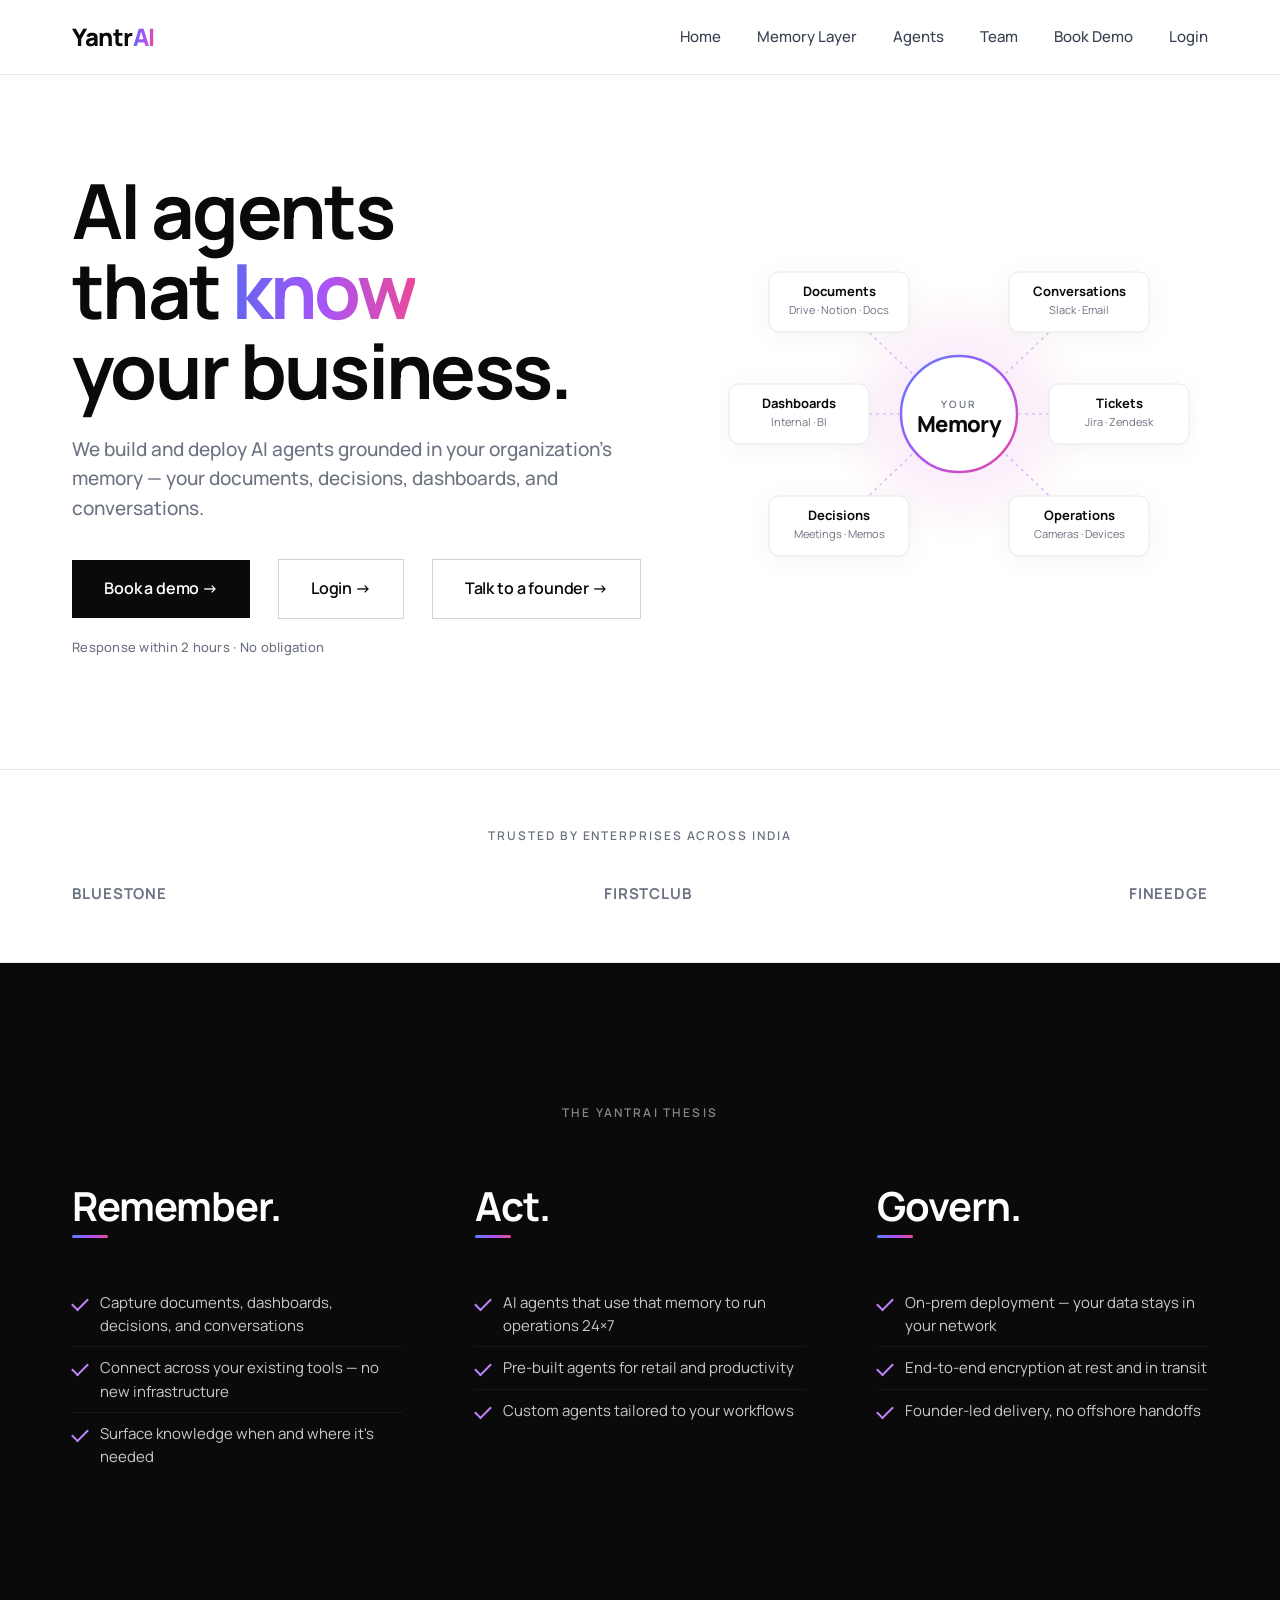
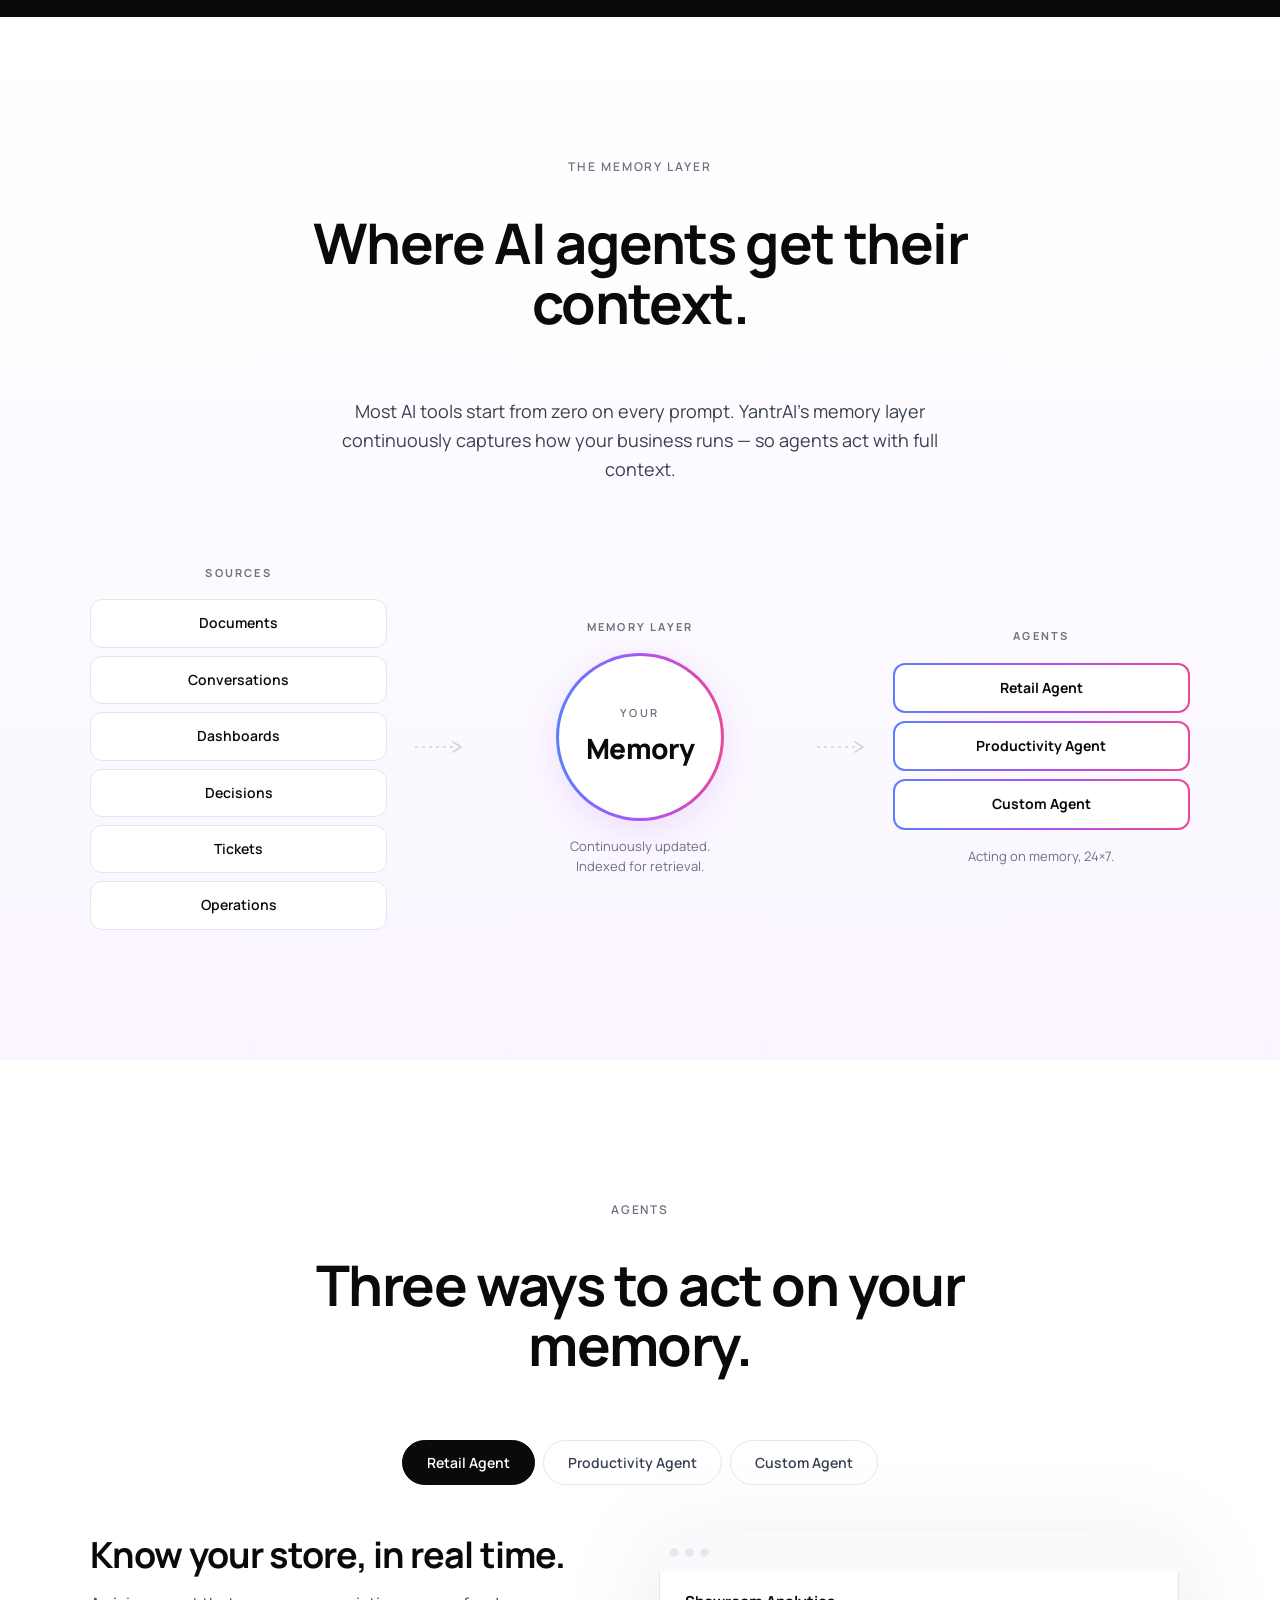
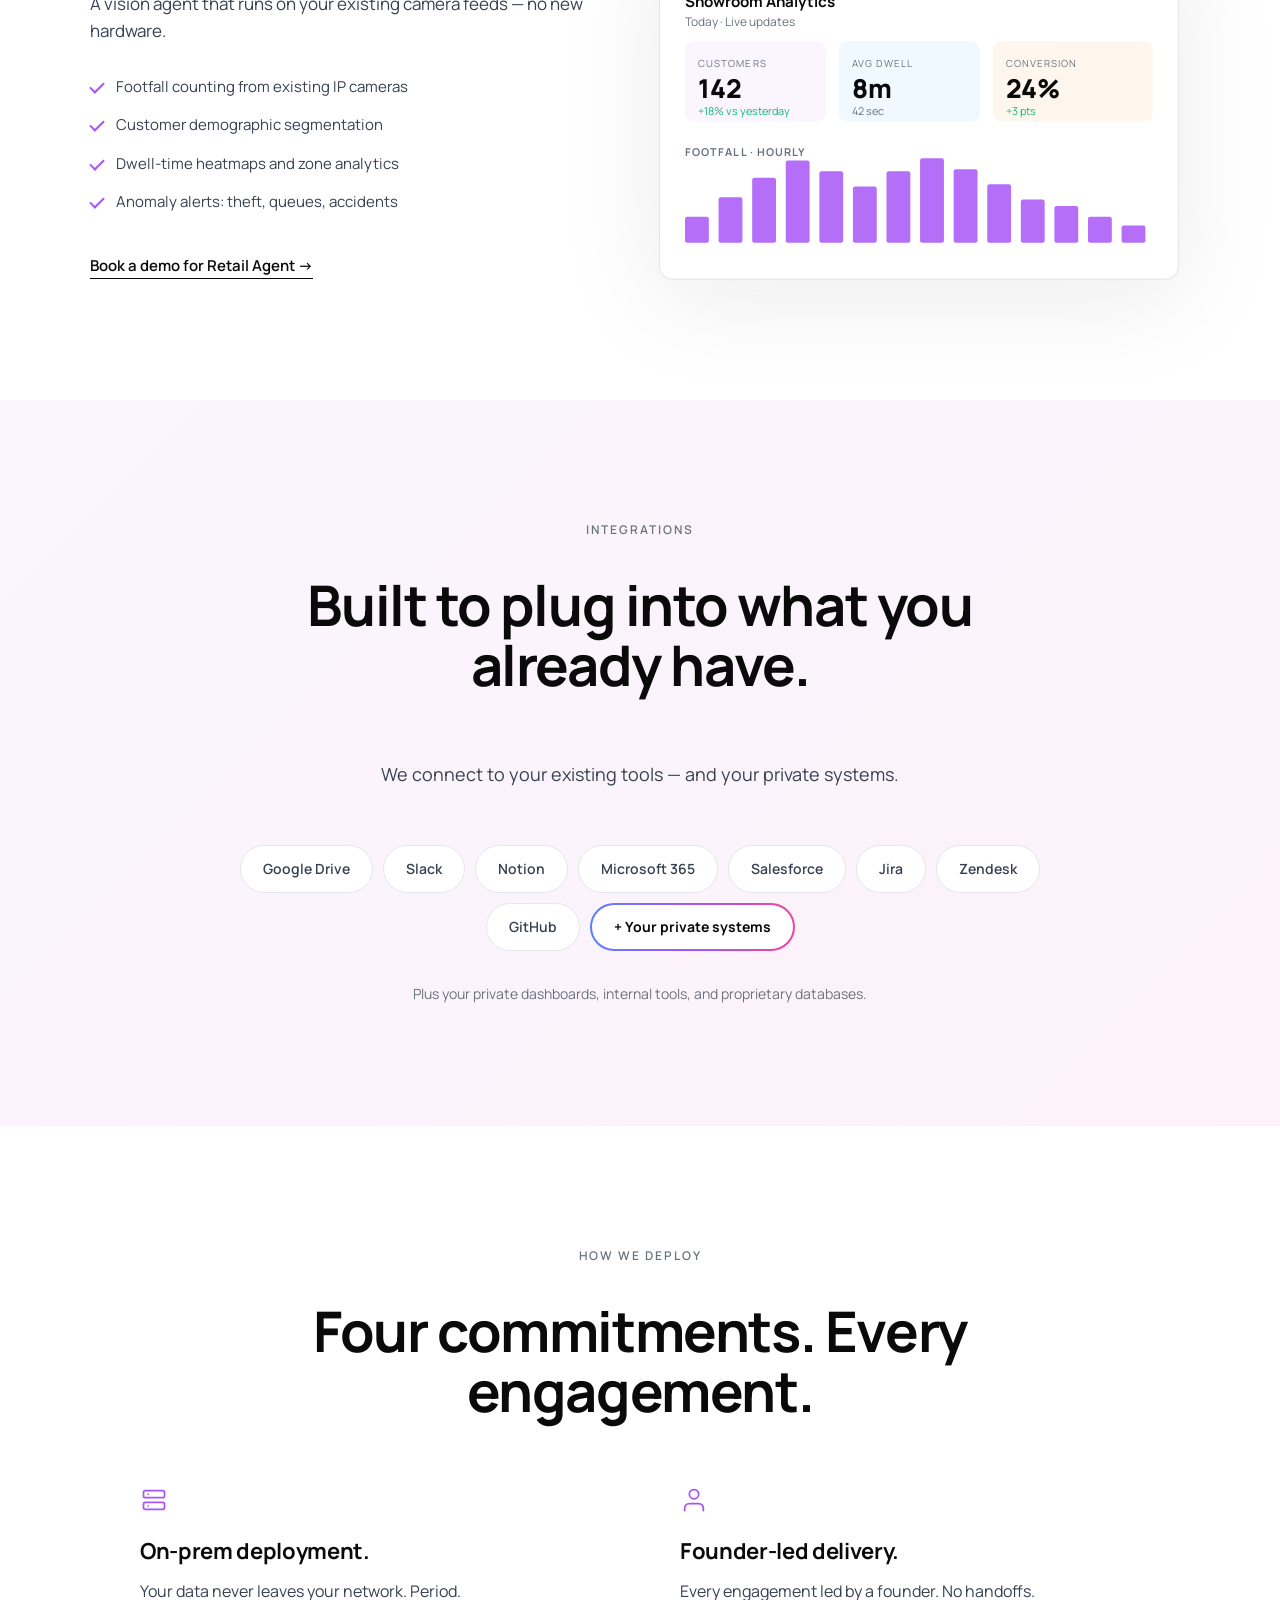
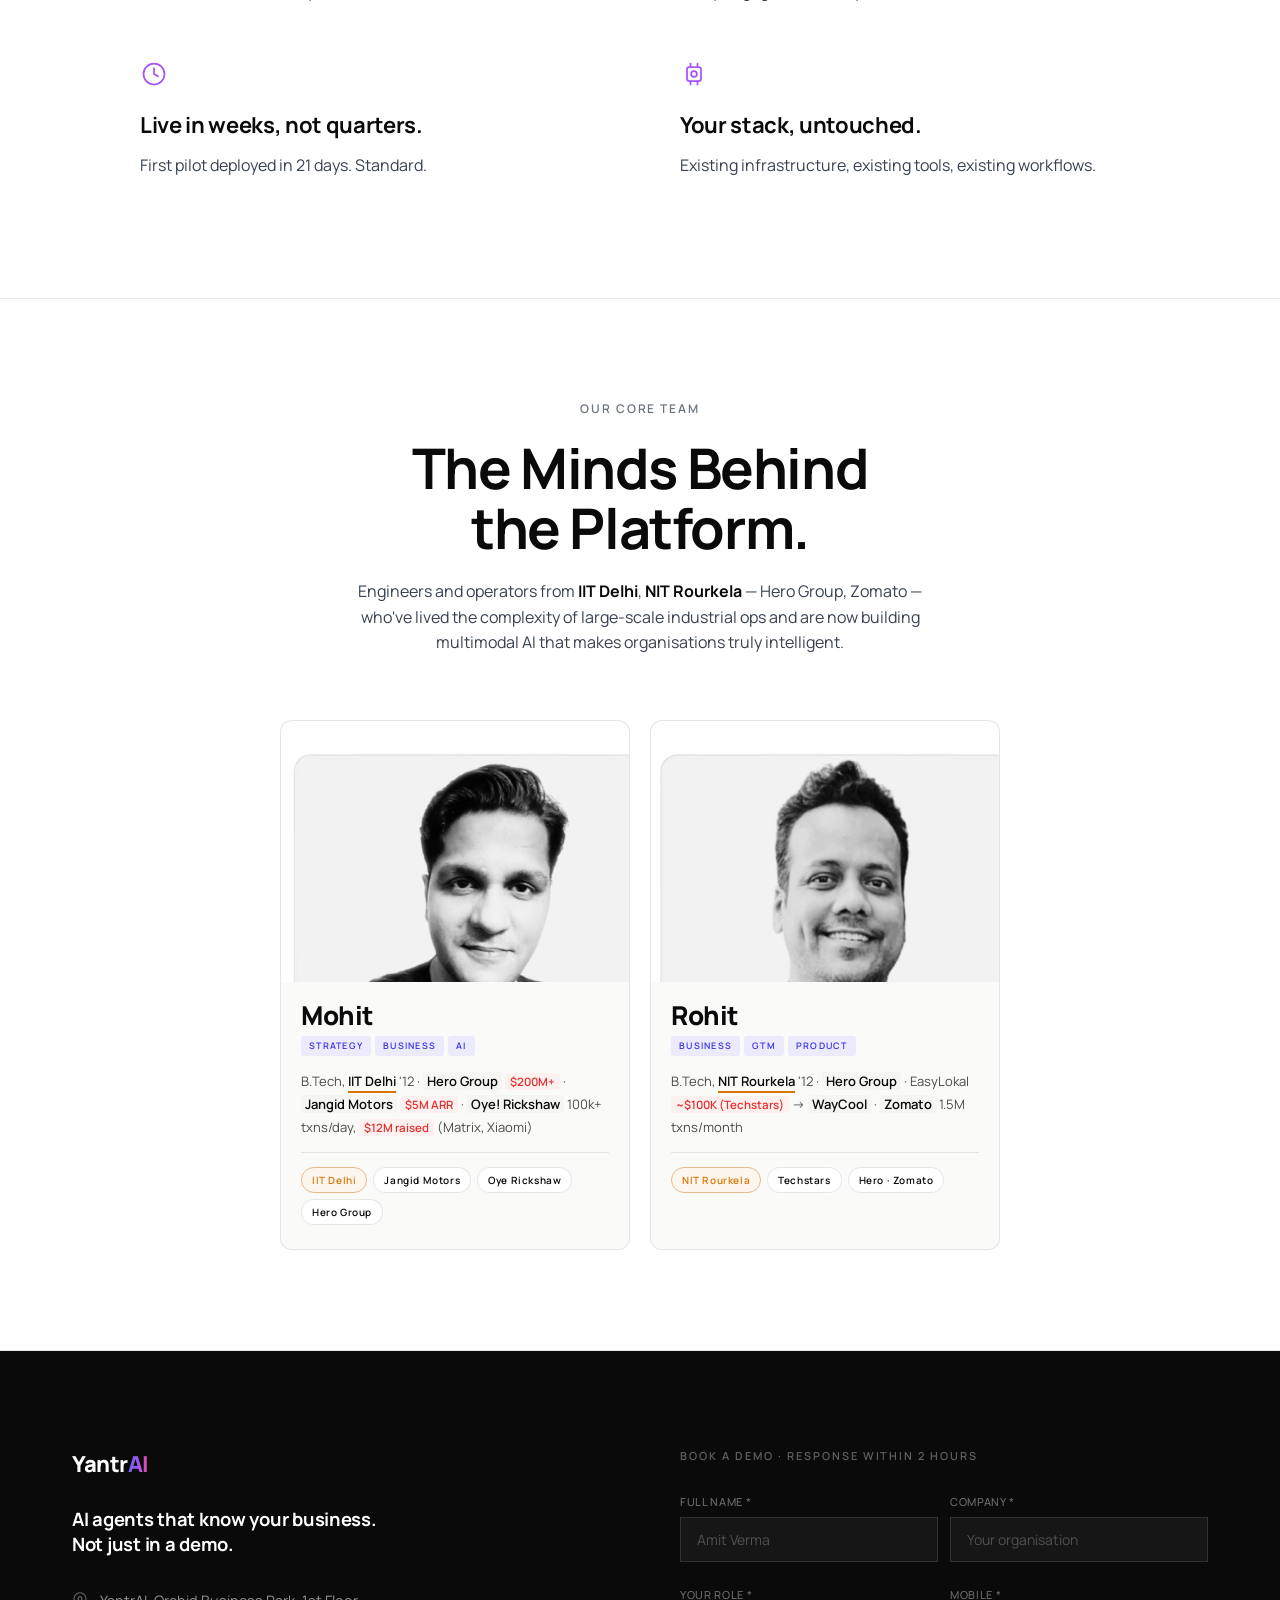
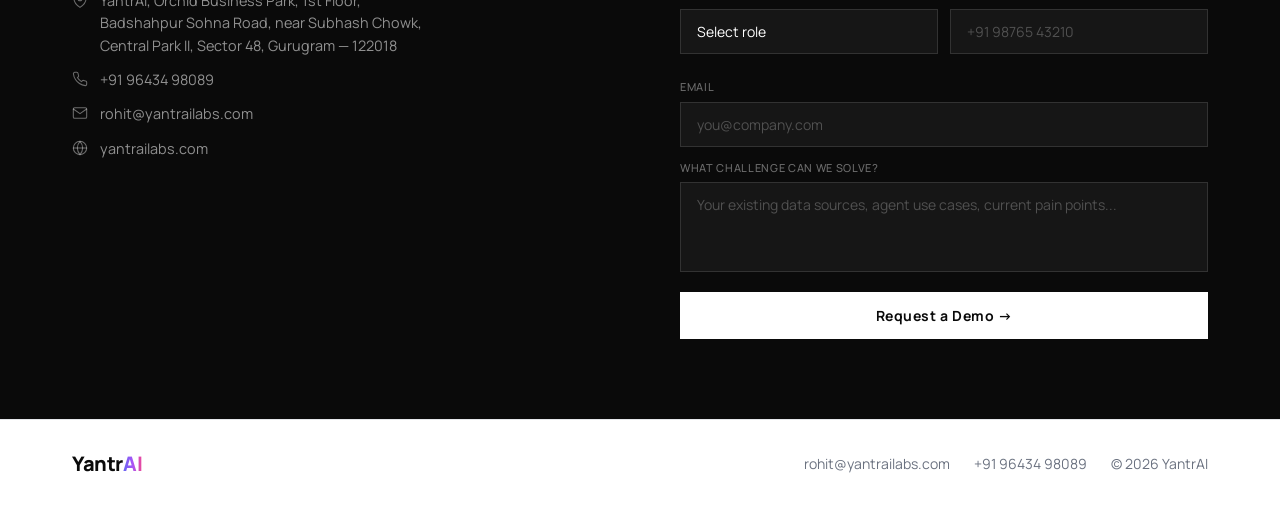
<file: index.html>
<!DOCTYPE html>
<html lang="en">
<head>
  <meta charset="UTF-8" />
  <meta name="viewport" content="width=device-width, initial-scale=1.0" />
  <title>YantrAI — AI agents that run your operations</title>
  <meta name="description" content="AI agents that work 24x7 on your existing infrastructure. Founder-led delivery for enterprises." />
  <link rel="preconnect" href="https://fonts.googleapis.com" />
  <link rel="preconnect" href="https://fonts.gstatic.com" crossorigin />
  <link href="https://fonts.googleapis.com/css2?family=Manrope:wght@400;500;600;700;800&display=swap" rel="stylesheet" />
  <link rel="stylesheet" href="styles.css" />
</head>
<body id="top">
  <header class="nav">
    <div class="nav-inner">
      <a href="/yantrai" class="logo" aria-label="YantrAI home">
        <span>Yantr</span><span class="grad">AI</span>
      </a>
      <button class="menu-toggle" id="menuToggle" aria-expanded="false" aria-controls="siteMenu" aria-label="Open menu">
        <span></span><span></span><span></span>
      </button>
      <nav class="nav-links" id="siteMenu">
        <a href="#top">Home</a>
        <a href="#memory-layer">Memory Layer</a>
        <a href="#agents">Agents</a>
        <a href="#team">Team</a>
        <a href="#book-demo">Book Demo</a>
        <a href="https://workspace.yantrailabs.com/" class="nav-login">Login</a>
      </nav>
    </div>
  </header>

  <main>
    <section class="hero hero-2col">
      <div class="container hero-grid">
        <div class="hero-copy">
          <h1>AI agents that <span class="grad-text">know</span> your business.</h1>
          <p class="hero-sub">We build and deploy AI agents grounded in your organization's memory — your documents, decisions, dashboards, and conversations.</p>
          <div class="hero-ctas">
            <a href="#book-demo" class="btn btn-primary">Book a demo →</a>
            <a href="https://workspace.yantrailabs.com/" class="btn btn-secondary">Login →</a>
            <a href="tel:+919643498089" class="btn btn-secondary">Talk to a founder →</a>
          </div>
          <p class="hero-promise">Response within 2 hours · No obligation</p>
        </div>
        <div class="hero-visual" aria-hidden="true">
          <svg viewBox="0 0 480 420" class="memory-graph" xmlns="http://www.w3.org/2000/svg">
            <defs>
              <linearGradient id="memGrad" x1="0%" y1="0%" x2="100%" y2="100%">
                <stop offset="0%" stop-color="#5B7FFF"/>
                <stop offset="50%" stop-color="#A855F7"/>
                <stop offset="100%" stop-color="#EC4899"/>
              </linearGradient>
              <radialGradient id="memGlow" cx="50%" cy="50%">
                <stop offset="0%" stop-color="#A855F7" stop-opacity="0.18"/>
                <stop offset="100%" stop-color="#EC4899" stop-opacity="0"/>
              </radialGradient>
            </defs>
            <circle cx="240" cy="210" r="130" fill="url(#memGlow)"/>
            <g class="flow-lines" stroke="#A855F7" stroke-width="1.2" stroke-dasharray="3 4" fill="none" opacity="0.45">
              <line x1="120" y1="100" x2="220" y2="195"/>
              <line x1="360" y1="100" x2="260" y2="195"/>
              <line x1="80" y1="210" x2="180" y2="210"/>
              <line x1="400" y1="210" x2="300" y2="210"/>
              <line x1="120" y1="320" x2="220" y2="225"/>
              <line x1="360" y1="320" x2="260" y2="225"/>
            </g>
            <circle cx="240" cy="210" r="58" fill="#FFFFFF" stroke="url(#memGrad)" stroke-width="2.5"/>
            <text x="240" y="204" text-anchor="middle" font-family="Manrope, sans-serif" font-weight="600" font-size="10" fill="#6B7280" letter-spacing="2.5">YOUR</text>
            <text x="240" y="228" text-anchor="middle" font-family="Manrope, sans-serif" font-weight="800" font-size="22" fill="#0A0A0A" letter-spacing="-0.6">Memory</text>
            <g class="sat-card">
              <rect x="50" y="68" width="140" height="60" rx="10" fill="#FFFFFF" stroke="#E5E7EB"/>
              <text x="120" y="92" text-anchor="middle" font-family="Manrope, sans-serif" font-weight="700" font-size="13" fill="#0A0A0A">Documents</text>
              <text x="120" y="110" text-anchor="middle" font-family="Manrope, sans-serif" font-size="11" fill="#6B7280">Drive · Notion · Docs</text>
            </g>
            <g class="sat-card">
              <rect x="290" y="68" width="140" height="60" rx="10" fill="#FFFFFF" stroke="#E5E7EB"/>
              <text x="360" y="92" text-anchor="middle" font-family="Manrope, sans-serif" font-weight="700" font-size="13" fill="#0A0A0A">Conversations</text>
              <text x="360" y="110" text-anchor="middle" font-family="Manrope, sans-serif" font-size="11" fill="#6B7280">Slack · Email</text>
            </g>
            <g class="sat-card">
              <rect x="10" y="180" width="140" height="60" rx="10" fill="#FFFFFF" stroke="#E5E7EB"/>
              <text x="80" y="204" text-anchor="middle" font-family="Manrope, sans-serif" font-weight="700" font-size="13" fill="#0A0A0A">Dashboards</text>
              <text x="80" y="222" text-anchor="middle" font-family="Manrope, sans-serif" font-size="11" fill="#6B7280">Internal · BI</text>
            </g>
            <g class="sat-card">
              <rect x="330" y="180" width="140" height="60" rx="10" fill="#FFFFFF" stroke="#E5E7EB"/>
              <text x="400" y="204" text-anchor="middle" font-family="Manrope, sans-serif" font-weight="700" font-size="13" fill="#0A0A0A">Tickets</text>
              <text x="400" y="222" text-anchor="middle" font-family="Manrope, sans-serif" font-size="11" fill="#6B7280">Jira · Zendesk</text>
            </g>
            <g class="sat-card">
              <rect x="50" y="292" width="140" height="60" rx="10" fill="#FFFFFF" stroke="#E5E7EB"/>
              <text x="120" y="316" text-anchor="middle" font-family="Manrope, sans-serif" font-weight="700" font-size="13" fill="#0A0A0A">Decisions</text>
              <text x="120" y="334" text-anchor="middle" font-family="Manrope, sans-serif" font-size="11" fill="#6B7280">Meetings · Memos</text>
            </g>
            <g class="sat-card">
              <rect x="290" y="292" width="140" height="60" rx="10" fill="#FFFFFF" stroke="#E5E7EB"/>
              <text x="360" y="316" text-anchor="middle" font-family="Manrope, sans-serif" font-weight="700" font-size="13" fill="#0A0A0A">Operations</text>
              <text x="360" y="334" text-anchor="middle" font-family="Manrope, sans-serif" font-size="11" fill="#6B7280">Cameras · Devices</text>
            </g>
          </svg>
        </div>
      </div>
    </section>

    <section class="logos-section">
      <div class="container">
        <p class="eyebrow centered">Trusted by enterprises across India</p>
        <div class="logos">
          <span>BLUESTONE</span>
          <span>FIRSTCLUB</span>
          <span>FINEEDGE</span>
        </div>
      </div>
    </section>

    <section class="pillars-dark" id="thesis">
      <div class="container">
        <p class="eyebrow-light reveal">The YantrAI thesis</p>
        <div class="pillars-grid">
          <div class="pillar reveal">
            <h3>Remember.</h3>
            <ul class="pillar-list">
              <li>Capture documents, dashboards, decisions, and conversations</li>
              <li>Connect across your existing tools — no new infrastructure</li>
              <li>Surface knowledge when and where it's needed</li>
            </ul>
          </div>
          <div class="pillar reveal">
            <h3>Act.</h3>
            <ul class="pillar-list">
              <li>AI agents that use that memory to run operations 24×7</li>
              <li>Pre-built agents for retail and productivity</li>
              <li>Custom agents tailored to your workflows</li>
            </ul>
          </div>
          <div class="pillar reveal">
            <h3>Govern.</h3>
            <ul class="pillar-list">
              <li>On-prem deployment — your data stays in your network</li>
              <li>End-to-end encryption at rest and in transit</li>
              <li>Founder-led delivery, no offshore handoffs</li>
            </ul>
          </div>
        </div>
      </div>
    </section>

    <section class="memory-layer" id="memory-layer">
      <div class="container">
        <div class="memory-layer-head reveal">
          <p class="eyebrow centered">The memory layer</p>
          <h2 class="section-h centered">Where AI agents get their context.</h2>
          <p class="section-sub">Most AI tools start from zero on every prompt. YantrAI's memory layer continuously captures how your business runs — so agents act with full context.</p>
        </div>
        <div class="memory-flow reveal">
          <div class="flow-col">
            <p class="flow-label">Sources</p>
            <div class="flow-cards">
              <div class="flow-card">Documents</div>
              <div class="flow-card">Conversations</div>
              <div class="flow-card">Dashboards</div>
              <div class="flow-card">Decisions</div>
              <div class="flow-card">Tickets</div>
              <div class="flow-card">Operations</div>
            </div>
          </div>
          <div class="flow-arrow" aria-hidden="true">
            <svg viewBox="0 0 48 12" xmlns="http://www.w3.org/2000/svg" fill="none">
              <line x1="0" y1="6" x2="40" y2="6" stroke="#D1D5DB" stroke-width="1.5" stroke-dasharray="3 4"/>
              <path d="M 38 1 L 46 6 L 38 11" stroke="#D1D5DB" stroke-width="1.5" stroke-linecap="round" stroke-linejoin="round"/>
            </svg>
          </div>
          <div class="flow-col flow-col--center">
            <p class="flow-label">Memory layer</p>
            <div class="memory-core">
              <span class="memory-core-label">YOUR</span>
              <span class="memory-core-name">Memory</span>
            </div>
            <p class="memory-core-sub">Continuously updated.<br />Indexed for retrieval.</p>
          </div>
          <div class="flow-arrow" aria-hidden="true">
            <svg viewBox="0 0 48 12" xmlns="http://www.w3.org/2000/svg" fill="none">
              <line x1="0" y1="6" x2="40" y2="6" stroke="#D1D5DB" stroke-width="1.5" stroke-dasharray="3 4"/>
              <path d="M 38 1 L 46 6 L 38 11" stroke="#D1D5DB" stroke-width="1.5" stroke-linecap="round" stroke-linejoin="round"/>
            </svg>
          </div>
          <div class="flow-col">
            <p class="flow-label">Agents</p>
            <div class="flow-cards">
              <div class="flow-card flow-card--accent">Retail Agent</div>
              <div class="flow-card flow-card--accent">Productivity Agent</div>
              <div class="flow-card flow-card--accent">Custom Agent</div>
            </div>
            <p class="flow-col-foot">Acting on memory, 24×7.</p>
          </div>
        </div>
      </div>
    </section>

    <section class="agents-section" id="agents">
      <div class="container">
        <div class="agents-head reveal">
          <p class="eyebrow centered">Agents</p>
          <h2 class="section-h centered">Three ways to act on your memory.</h2>
        </div>
        <div class="agent-tabs reveal">
          <div class="tab-buttons" role="tablist">
            <button class="tab-btn is-active" data-tab="retail" role="tab" aria-selected="true">Retail Agent</button>
            <button class="tab-btn" data-tab="productivity" role="tab" aria-selected="false">Productivity Agent</button>
            <button class="tab-btn" data-tab="custom" role="tab" aria-selected="false">Custom Agent</button>
          </div>

          <div class="tab-panel is-active" data-panel="retail" role="tabpanel">
            <div class="tab-content">
              <div class="tab-text">
                <h3>Know your store, in real time.</h3>
                <p class="tab-lead">A vision agent that runs on your existing camera feeds — no new hardware.</p>
                <ul class="agent-caps">
                  <li>Footfall counting from existing IP cameras</li>
                  <li>Customer demographic segmentation</li>
                  <li>Dwell-time heatmaps and zone analytics</li>
                  <li>Anomaly alerts: theft, queues, accidents</li>
                </ul>
                <a href="#book-demo" class="link-arrow">Book a demo for Retail Agent →</a>
              </div>
              <div class="tab-visual">
                <svg viewBox="0 0 480 320" class="agent-mock" xmlns="http://www.w3.org/2000/svg">
                  <rect x="0.5" y="0.5" width="479" height="319" rx="12" fill="#FFFFFF" stroke="#E5E7EB"/>
                  <rect x="0" y="0" width="480" height="36" rx="12" fill="#F9FAFB"/>
                  <rect x="0" y="24" width="480" height="12" fill="#F9FAFB"/>
                  <circle cx="14" cy="18" r="4" fill="#E5E7EB"/>
                  <circle cx="28" cy="18" r="4" fill="#E5E7EB"/>
                  <circle cx="42" cy="18" r="4" fill="#E5E7EB"/>
                  <text x="24" y="68" font-family="Manrope, sans-serif" font-weight="700" font-size="14" fill="#0A0A0A">Showroom Analytics</text>
                  <text x="24" y="86" font-family="Manrope, sans-serif" font-size="11" fill="#6B7280">Today · Live updates</text>
                  <g>
                    <rect x="24" y="100" width="130" height="74" rx="8" fill="#FAF5FF"/>
                    <text x="36" y="124" font-family="Manrope, sans-serif" font-size="9" fill="#6B7280" letter-spacing="1">CUSTOMERS</text>
                    <text x="36" y="152" font-family="Manrope, sans-serif" font-weight="800" font-size="24" fill="#0A0A0A">142</text>
                    <text x="36" y="168" font-family="Manrope, sans-serif" font-size="10" fill="#10B981">+18% vs yesterday</text>
                  </g>
                  <g>
                    <rect x="166" y="100" width="130" height="74" rx="8" fill="#F0F9FF"/>
                    <text x="178" y="124" font-family="Manrope, sans-serif" font-size="9" fill="#6B7280" letter-spacing="1">AVG DWELL</text>
                    <text x="178" y="152" font-family="Manrope, sans-serif" font-weight="800" font-size="24" fill="#0A0A0A">8m</text>
                    <text x="178" y="168" font-family="Manrope, sans-serif" font-size="10" fill="#6B7280">42 sec</text>
                  </g>
                  <g>
                    <rect x="308" y="100" width="148" height="74" rx="8" fill="#FFF7ED"/>
                    <text x="320" y="124" font-family="Manrope, sans-serif" font-size="9" fill="#6B7280" letter-spacing="1">CONVERSION</text>
                    <text x="320" y="152" font-family="Manrope, sans-serif" font-weight="800" font-size="24" fill="#0A0A0A">24%</text>
                    <text x="320" y="168" font-family="Manrope, sans-serif" font-size="10" fill="#10B981">+3 pts</text>
                  </g>
                  <text x="24" y="206" font-family="Manrope, sans-serif" font-size="10" font-weight="700" fill="#6B7280" letter-spacing="1">FOOTFALL · HOURLY</text>
                  <g fill="#A855F7" opacity="0.85">
                    <rect x="24" y="262" width="22" height="24" rx="2"/>
                    <rect x="55" y="244" width="22" height="42" rx="2"/>
                    <rect x="86" y="226" width="22" height="60" rx="2"/>
                    <rect x="117" y="210" width="22" height="76" rx="2"/>
                    <rect x="148" y="220" width="22" height="66" rx="2"/>
                    <rect x="179" y="234" width="22" height="52" rx="2"/>
                    <rect x="210" y="220" width="22" height="66" rx="2"/>
                    <rect x="241" y="208" width="22" height="78" rx="2"/>
                    <rect x="272" y="218" width="22" height="68" rx="2"/>
                    <rect x="303" y="232" width="22" height="54" rx="2"/>
                    <rect x="334" y="246" width="22" height="40" rx="2"/>
                    <rect x="365" y="252" width="22" height="34" rx="2"/>
                    <rect x="396" y="262" width="22" height="24" rx="2"/>
                    <rect x="427" y="270" width="22" height="16" rx="2"/>
                  </g>
                </svg>
              </div>
            </div>
          </div>

          <div class="tab-panel" data-panel="productivity" role="tabpanel">
            <div class="tab-content">
              <div class="tab-text">
                <h3>Know your team, in real time.</h3>
                <p class="tab-lead">A productivity agent on existing devices. No screenshots. No keystroke logs.</p>
                <ul class="agent-caps">
                  <li>Focused-work measurement (no screen capture, no keystrokes)</li>
                  <li>Meeting load and context-switch tracking</li>
                  <li>Output trend analysis</li>
                  <li>Manager dashboard with team and individual views</li>
                </ul>
                <a href="#book-demo" class="link-arrow">Book a demo for Productivity Agent →</a>
              </div>
              <div class="tab-visual">
                <svg viewBox="0 0 480 320" class="agent-mock" xmlns="http://www.w3.org/2000/svg">
                  <rect x="0.5" y="0.5" width="479" height="319" rx="12" fill="#FFFFFF" stroke="#E5E7EB"/>
                  <rect x="0" y="0" width="480" height="36" rx="12" fill="#F9FAFB"/>
                  <rect x="0" y="24" width="480" height="12" fill="#F9FAFB"/>
                  <circle cx="14" cy="18" r="4" fill="#E5E7EB"/>
                  <circle cx="28" cy="18" r="4" fill="#E5E7EB"/>
                  <circle cx="42" cy="18" r="4" fill="#E5E7EB"/>
                  <text x="24" y="68" font-family="Manrope, sans-serif" font-weight="700" font-size="14" fill="#0A0A0A">Team Productivity</text>
                  <text x="24" y="86" font-family="Manrope, sans-serif" font-size="11" fill="#6B7280">Last 7 days</text>
                  <text x="24" y="160" font-family="Manrope, sans-serif" font-size="60" font-weight="800" fill="#0A0A0A" letter-spacing="-2">65%</text>
                  <text x="24" y="184" font-family="Manrope, sans-serif" font-size="10" fill="#6B7280" letter-spacing="1">AVG FOCUSED WORK</text>
                  <text x="24" y="200" font-family="Manrope, sans-serif" font-size="10" fill="#10B981">+5 pts vs last week</text>
                  <rect x="24" y="222" width="200" height="74" rx="8" fill="#FAF5FF"/>
                  <text x="36" y="244" font-family="Manrope, sans-serif" font-size="9" font-weight="700" fill="#6B7280" letter-spacing="1">7-DAY TREND</text>
                  <path d="M 36 282 L 64 270 L 92 274 L 120 258 L 148 252 L 176 264 L 204 246 L 212 248" stroke="#A855F7" stroke-width="2" fill="none"/>
                  <g>
                    <text x="252" y="120" font-family="Manrope, sans-serif" font-size="9" font-weight="700" fill="#6B7280" letter-spacing="1">TOP CONTRIBUTORS</text>
                    <circle cx="262" cy="148" r="10" fill="#F3F4F6"/>
                    <text x="280" y="152" font-family="Manrope, sans-serif" font-size="12" font-weight="600" fill="#0A0A0A">Aisha</text>
                    <rect x="328" y="144" width="100" height="6" rx="3" fill="#F3F4F6"/>
                    <rect x="328" y="144" width="84" height="6" rx="3" fill="#A855F7"/>
                    <text x="438" y="152" font-family="Manrope, sans-serif" font-size="11" fill="#6B7280">84%</text>
                    <circle cx="262" cy="180" r="10" fill="#F3F4F6"/>
                    <text x="280" y="184" font-family="Manrope, sans-serif" font-size="12" font-weight="600" fill="#0A0A0A">Vikram</text>
                    <rect x="328" y="176" width="100" height="6" rx="3" fill="#F3F4F6"/>
                    <rect x="328" y="176" width="76" height="6" rx="3" fill="#A855F7"/>
                    <text x="438" y="184" font-family="Manrope, sans-serif" font-size="11" fill="#6B7280">76%</text>
                    <circle cx="262" cy="212" r="10" fill="#F3F4F6"/>
                    <text x="280" y="216" font-family="Manrope, sans-serif" font-size="12" font-weight="600" fill="#0A0A0A">Reena</text>
                    <rect x="328" y="208" width="100" height="6" rx="3" fill="#F3F4F6"/>
                    <rect x="328" y="208" width="68" height="6" rx="3" fill="#A855F7"/>
                    <text x="438" y="216" font-family="Manrope, sans-serif" font-size="11" fill="#6B7280">68%</text>
                    <circle cx="262" cy="244" r="10" fill="#F3F4F6"/>
                    <text x="280" y="248" font-family="Manrope, sans-serif" font-size="12" font-weight="600" fill="#0A0A0A">Karthik</text>
                    <rect x="328" y="240" width="100" height="6" rx="3" fill="#F3F4F6"/>
                    <rect x="328" y="240" width="58" height="6" rx="3" fill="#A855F7"/>
                    <text x="438" y="248" font-family="Manrope, sans-serif" font-size="11" fill="#6B7280">58%</text>
                  </g>
                </svg>
              </div>
            </div>
          </div>

          <div class="tab-panel" data-panel="custom" role="tabpanel">
            <div class="tab-content">
              <div class="tab-text">
                <h3>Built for your unique workflows.</h3>
                <p class="tab-lead">Domain-specific agents designed by founders, deployed on your stack, iterated in days.</p>
                <ul class="agent-caps">
                  <li>Healthcare, manufacturing, finance, ops — agents tailored to the work</li>
                  <li>On-prem deployment, your data stays yours</li>
                  <li>Founder-led design and build</li>
                  <li>First working version in 14–21 days</li>
                </ul>
                <a href="#book-demo" class="link-arrow">Talk to a founder →</a>
              </div>
              <div class="tab-visual">
                <svg viewBox="0 0 480 320" class="agent-mock" xmlns="http://www.w3.org/2000/svg">
                  <defs>
                    <linearGradient id="customAccent" x1="0%" y1="0%" x2="100%" y2="0%">
                      <stop offset="0%" stop-color="#5B7FFF"/>
                      <stop offset="100%" stop-color="#EC4899"/>
                    </linearGradient>
                  </defs>
                  <rect x="0.5" y="0.5" width="479" height="319" rx="12" fill="#FFFFFF" stroke="#E5E7EB"/>
                  <rect x="0" y="0" width="480" height="36" rx="12" fill="#F9FAFB"/>
                  <rect x="0" y="24" width="480" height="12" fill="#F9FAFB"/>
                  <circle cx="14" cy="18" r="4" fill="#E5E7EB"/>
                  <circle cx="28" cy="18" r="4" fill="#E5E7EB"/>
                  <circle cx="42" cy="18" r="4" fill="#E5E7EB"/>
                  <text x="24" y="68" font-family="Manrope, sans-serif" font-weight="700" font-size="14" fill="#0A0A0A">Agent: Healthcare Triage</text>
                  <text x="24" y="86" font-family="Manrope, sans-serif" font-size="11" fill="#6B7280">Custom · v1.2 · Active</text>
                  <g>
                    <rect x="24" y="110" width="130" height="80" rx="10" fill="#FAF5FF" stroke="#E9D5FF"/>
                    <text x="40" y="132" font-family="Manrope, sans-serif" font-size="9" font-weight="700" fill="#6B7280" letter-spacing="1">SOURCE</text>
                    <text x="40" y="154" font-family="Manrope, sans-serif" font-size="13" font-weight="700" fill="#0A0A0A">Patient Records</text>
                    <text x="40" y="172" font-family="Manrope, sans-serif" font-size="11" fill="#6B7280">EHR · Notes · Labs</text>
                  </g>
                  <line x1="156" y1="150" x2="178" y2="150" stroke="#D1D5DB" stroke-width="1.5" stroke-dasharray="3 3"/>
                  <g>
                    <rect x="180" y="106" width="130" height="88" rx="10" fill="#FFFFFF" stroke="url(#customAccent)" stroke-width="2"/>
                    <text x="196" y="128" font-family="Manrope, sans-serif" font-size="9" font-weight="700" fill="#6B7280" letter-spacing="1">AGENT</text>
                    <text x="196" y="152" font-family="Manrope, sans-serif" font-size="13" font-weight="700" fill="#0A0A0A">Triage Reasoner</text>
                    <text x="196" y="170" font-family="Manrope, sans-serif" font-size="11" fill="#6B7280">Memory + LLM</text>
                    <text x="196" y="186" font-family="Manrope, sans-serif" font-size="10" fill="#10B981">● running</text>
                  </g>
                  <line x1="312" y1="150" x2="334" y2="150" stroke="#D1D5DB" stroke-width="1.5" stroke-dasharray="3 3"/>
                  <g>
                    <rect x="336" y="110" width="120" height="80" rx="10" fill="#F0FDF4" stroke="#BBF7D0"/>
                    <text x="352" y="132" font-family="Manrope, sans-serif" font-size="9" font-weight="700" fill="#6B7280" letter-spacing="1">ACTION</text>
                    <text x="352" y="154" font-family="Manrope, sans-serif" font-size="13" font-weight="700" fill="#0A0A0A">Priority Queue</text>
                    <text x="352" y="172" font-family="Manrope, sans-serif" font-size="11" fill="#6B7280">Slack · EHR</text>
                  </g>
                  <rect x="24" y="216" width="432" height="84" rx="10" fill="#F9FAFB"/>
                  <text x="40" y="238" font-family="Manrope, sans-serif" font-size="9" font-weight="700" fill="#6B7280" letter-spacing="1">RECENT TRIAGE</text>
                  <text x="40" y="262" font-family="Manrope, sans-serif" font-size="12" fill="#0A0A0A">Patient 4012 → Urgent · Cardiology</text>
                  <text x="40" y="282" font-family="Manrope, sans-serif" font-size="12" fill="#0A0A0A">Patient 4013 → Routine · Annual checkup</text>
                </svg>
              </div>
            </div>
          </div>
        </div>
      </div>
    </section>

    <section class="connectors">
      <div class="container">
        <div class="connectors-head reveal">
          <p class="eyebrow centered">Integrations</p>
          <h2 class="section-h centered">Built to plug into what you already have.</h2>
          <p class="section-sub">We connect to your existing tools — and your private systems.</p>
        </div>
        <div class="connectors-strip reveal">
          <div class="conn-chip">Google Drive</div>
          <div class="conn-chip">Slack</div>
          <div class="conn-chip">Notion</div>
          <div class="conn-chip">Microsoft 365</div>
          <div class="conn-chip">Salesforce</div>
          <div class="conn-chip">Jira</div>
          <div class="conn-chip">Zendesk</div>
          <div class="conn-chip">GitHub</div>
          <div class="conn-chip conn-chip--accent">+ Your private systems</div>
        </div>
        <p class="connectors-foot reveal">Plus your private dashboards, internal tools, and proprietary databases.</p>
      </div>
    </section>

    <section class="commitments">
      <div class="container">
        <div class="commitments-head reveal">
          <p class="eyebrow centered">How we deploy</p>
          <h2 class="section-h centered">Four commitments. Every engagement.</h2>
        </div>
        <div class="commitments-grid">
          <div class="commit-card reveal">
            <div class="commit-icon" aria-hidden="true">
              <svg viewBox="0 0 24 24" fill="none" stroke="currentColor" stroke-width="1.5" stroke-linecap="round" stroke-linejoin="round">
                <rect x="3" y="4" width="18" height="6" rx="1.5"/>
                <rect x="3" y="14" width="18" height="6" rx="1.5"/>
                <line x1="7" y1="7" x2="7.01" y2="7"/>
                <line x1="7" y1="17" x2="7.01" y2="17"/>
              </svg>
            </div>
            <h3>On-prem deployment.</h3>
            <p>Your data never leaves your network. Period.</p>
          </div>
          <div class="commit-card reveal">
            <div class="commit-icon" aria-hidden="true">
              <svg viewBox="0 0 24 24" fill="none" stroke="currentColor" stroke-width="1.5" stroke-linecap="round" stroke-linejoin="round">
                <path d="M20 21v-2a4 4 0 0 0-4-4H8a4 4 0 0 0-4 4v2"/>
                <circle cx="12" cy="7" r="4"/>
              </svg>
            </div>
            <h3>Founder-led delivery.</h3>
            <p>Every engagement led by a founder. No handoffs.</p>
          </div>
          <div class="commit-card reveal">
            <div class="commit-icon" aria-hidden="true">
              <svg viewBox="0 0 24 24" fill="none" stroke="currentColor" stroke-width="1.5" stroke-linecap="round" stroke-linejoin="round">
                <circle cx="12" cy="12" r="9"/>
                <polyline points="12 7 12 12 15.5 14"/>
              </svg>
            </div>
            <h3>Live in weeks, not quarters.</h3>
            <p>First pilot deployed in 21 days. Standard.</p>
          </div>
          <div class="commit-card reveal">
            <div class="commit-icon" aria-hidden="true">
              <svg viewBox="0 0 24 24" fill="none" stroke="currentColor" stroke-width="1.5" stroke-linecap="round" stroke-linejoin="round">
                <path d="M9 6V3M15 6V3M9 21v-3M15 21v-3"/>
                <rect x="6" y="6" width="12" height="12" rx="2"/>
                <circle cx="12" cy="12" r="2.5"/>
              </svg>
            </div>
            <h3>Your stack, untouched.</h3>
            <p>Existing infrastructure, existing tools, existing workflows.</p>
          </div>
        </div>
      </div>
    </section>

    <section id="team" class="team-section">
      <div class="team-inner">
        <div class="team-header-block reveal">
          <p class="eyebrow centered">Our Core Team</p>
          <h2 class="section-h centered">The Minds Behind<br />the Platform.</h2>
          <p class="section-sub team-sub">Engineers and operators from <strong>IIT Delhi</strong>, <strong>NIT Rourkela</strong> — Hero Group, Zomato — who've lived the complexity of large-scale industrial ops and are now building multimodal AI that makes organisations truly intelligent.</p>
        </div>
        <div class="team-cards">
          <div class="tc reveal">
            <div class="tc-photo">
              <img src="assets/team/mohit.png" alt="Mohit — Co-founder, YantrAI" />
            </div>
            <div class="tc-body">
              <div class="tc-name">Mohit</div>
              <div class="tc-tags">
                <span class="tc-tag">Strategy</span>
                <span class="tc-tag">Business</span>
                <span class="tc-tag">AI</span>
              </div>
              <p class="tc-bio">
                B.Tech, <span class="hl-college">IIT Delhi</span> '12 · <span class="hl-company">Hero Group</span> <span class="metric">$200M+</span> · <span class="hl-company">Jangid Motors</span> <span class="metric">$5M ARR</span> · <span class="hl-company">Oye! Rickshaw</span> 100k+ txns/day, <span class="metric">$12M raised</span> (Matrix, Xiaomi)
              </p>
              <div class="tc-creds">
                <span class="tc-cred amber">IIT Delhi</span>
                <span class="tc-cred">Jangid Motors</span>
                <span class="tc-cred">Oye Rickshaw</span>
                <span class="tc-cred">Hero Group</span>
              </div>
            </div>
          </div>

          <div class="tc reveal">
            <div class="tc-photo">
              <img src="assets/team/rohit.png" alt="Rohit — Co-founder, YantrAI" />
            </div>
            <div class="tc-body">
              <div class="tc-name">Rohit</div>
              <div class="tc-tags">
                <span class="tc-tag">Business</span>
                <span class="tc-tag">GTM</span>
                <span class="tc-tag">Product</span>
              </div>
              <p class="tc-bio">
                B.Tech, <span class="hl-college">NIT Rourkela</span> '12 · <span class="hl-company">Hero Group</span> · EasyLokal <span class="metric">~$100K (Techstars)</span> → <span class="hl-company">WayCool</span> · <span class="hl-company">Zomato</span> 1.5M txns/month
              </p>
              <div class="tc-creds">
                <span class="tc-cred amber">NIT Rourkela</span>
                <span class="tc-cred">Techstars</span>
                <span class="tc-cred">Hero · Zomato</span>
              </div>
            </div>
          </div>
        </div>
      </div>
    </section>

    <section id="book-demo" class="demo-section">
      <div class="demo-top">
        <div class="demo-brand">
          <a href="/yantrai" class="logo logo-on-dark">
            <span>Yantr</span><span class="grad">AI</span>
          </a>
          <div class="demo-tagline">AI agents that know your business.<br />Not just in a demo.</div>
          <div class="demo-details">
            <div class="demo-detail"><span class="di" aria-hidden="true">
              <svg viewBox="0 0 24 24" width="16" height="16" fill="none" stroke="currentColor" stroke-width="1.6" stroke-linecap="round" stroke-linejoin="round"><path d="M21 10c0 7-9 13-9 13s-9-6-9-13a9 9 0 0 1 18 0z"/><circle cx="12" cy="10" r="3"/></svg>
            </span><span>YantrAI, Orchid Business Park, 1st Floor,<br />Badshahpur Sohna Road, near Subhash Chowk,<br />Central Park II, Sector 48, Gurugram — 122018</span></div>
            <div class="demo-detail"><span class="di" aria-hidden="true">
              <svg viewBox="0 0 24 24" width="16" height="16" fill="none" stroke="currentColor" stroke-width="1.6" stroke-linecap="round" stroke-linejoin="round"><path d="M22 16.92v3a2 2 0 0 1-2.18 2 19.79 19.79 0 0 1-8.63-3.07 19.5 19.5 0 0 1-6-6 19.79 19.79 0 0 1-3.07-8.67A2 2 0 0 1 4.11 2h3a2 2 0 0 1 2 1.72c.13.96.37 1.9.72 2.81a2 2 0 0 1-.45 2.11L8.09 9.91a16 16 0 0 0 6 6l1.27-1.27a2 2 0 0 1 2.11-.45c.91.35 1.85.59 2.81.72A2 2 0 0 1 22 16.92z"/></svg>
            </span><a href="tel:+919643498089">+91 96434 98089</a></div>
            <div class="demo-detail"><span class="di" aria-hidden="true">
              <svg viewBox="0 0 24 24" width="16" height="16" fill="none" stroke="currentColor" stroke-width="1.6" stroke-linecap="round" stroke-linejoin="round"><path d="M4 4h16c1.1 0 2 .9 2 2v12c0 1.1-.9 2-2 2H4c-1.1 0-2-.9-2-2V6c0-1.1.9-2 2-2z"/><polyline points="22,6 12,13 2,6"/></svg>
            </span><a href="mailto:rohit@yantrailabs.com">rohit@yantrailabs.com</a></div>
            <div class="demo-detail"><span class="di" aria-hidden="true">
              <svg viewBox="0 0 24 24" width="16" height="16" fill="none" stroke="currentColor" stroke-width="1.6" stroke-linecap="round" stroke-linejoin="round"><circle cx="12" cy="12" r="10"/><line x1="2" y1="12" x2="22" y2="12"/><path d="M12 2a15.3 15.3 0 0 1 4 10 15.3 15.3 0 0 1-4 10 15.3 15.3 0 0 1-4-10 15.3 15.3 0 0 1 4-10z"/></svg>
            </span><a href="https://yantrailabs.com" target="_blank" rel="noopener">yantrailabs.com</a></div>
          </div>
        </div>
        <div class="demo-form-block">
          <span class="demo-form-label">Book a demo · Response within 2 hours</span>
          <form id="demoForm" novalidate>
            <div class="form-row">
              <div class="form-field"><label>Full Name *</label><input type="text" name="name" placeholder="Amit Verma" required /></div>
              <div class="form-field"><label>Company *</label><input type="text" name="company" placeholder="Your organisation" required /></div>
            </div>
            <div class="form-row">
              <div class="form-field">
                <label>Your Role *</label>
                <select name="role" required>
                  <option value="" disabled selected>Select role</option>
                  <option>Chief Technology Officer</option>
                  <option>Chief Information Officer</option>
                  <option>Chief Operations Officer</option>
                  <option>Head of IT / Engineering</option>
                  <option>Head of Operations</option>
                  <option>Founder / CEO</option>
                  <option>Other</option>
                </select>
              </div>
              <div class="form-field"><label>Mobile *</label><input type="tel" name="mobile" placeholder="+91 98765 43210" required /></div>
            </div>
            <div class="form-field"><label>Email</label><input type="email" name="email" placeholder="you@company.com" /></div>
            <div class="form-field">
              <label>What challenge can we solve?</label>
              <textarea name="challenge" placeholder="Your existing data sources, agent use cases, current pain points..."></textarea>
            </div>
            <button type="submit" class="form-submit">Request a Demo →</button>
          </form>
          <div class="form-success" id="formSuccess">
            <strong>Thank you.</strong><br />
            Rohit will reach out within 2 hours.<br />
            <span class="form-success-meta">+91 96434 98089 · rohit@yantrailabs.com</span>
          </div>
        </div>
      </div>
    </section>
  </main>

  <footer class="footer">
    <div class="container footer-row">
      <a href="/yantrai" class="logo logo-sm">
        <span>Yantr</span><span class="grad">AI</span>
      </a>
      <div class="footer-meta">
        <a href="mailto:rohit@yantrailabs.com">rohit@yantrailabs.com</a>
        <span>+91 96434 98089</span>
        <span>© 2026 YantrAI</span>
      </div>
    </div>
  </footer>

  <script src="script.js?v=3"></script>
</body>
</html>
</file>
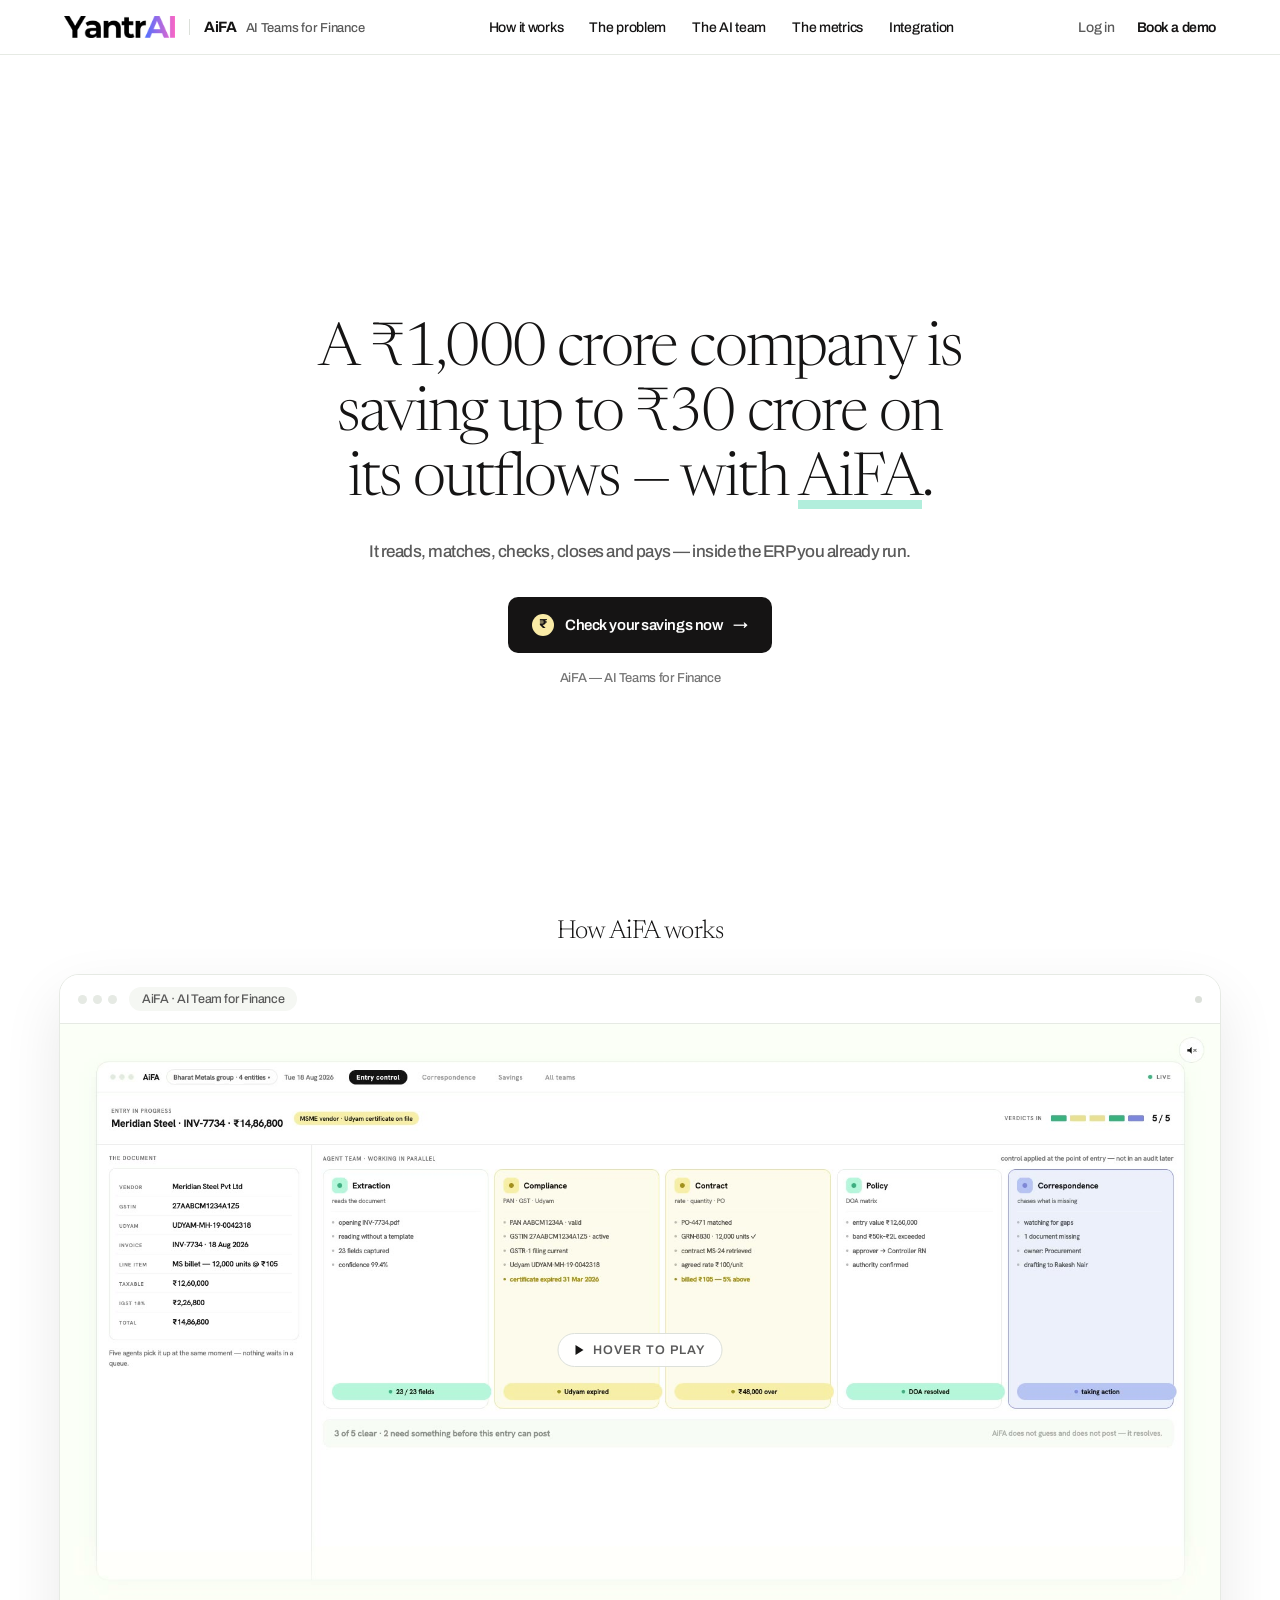
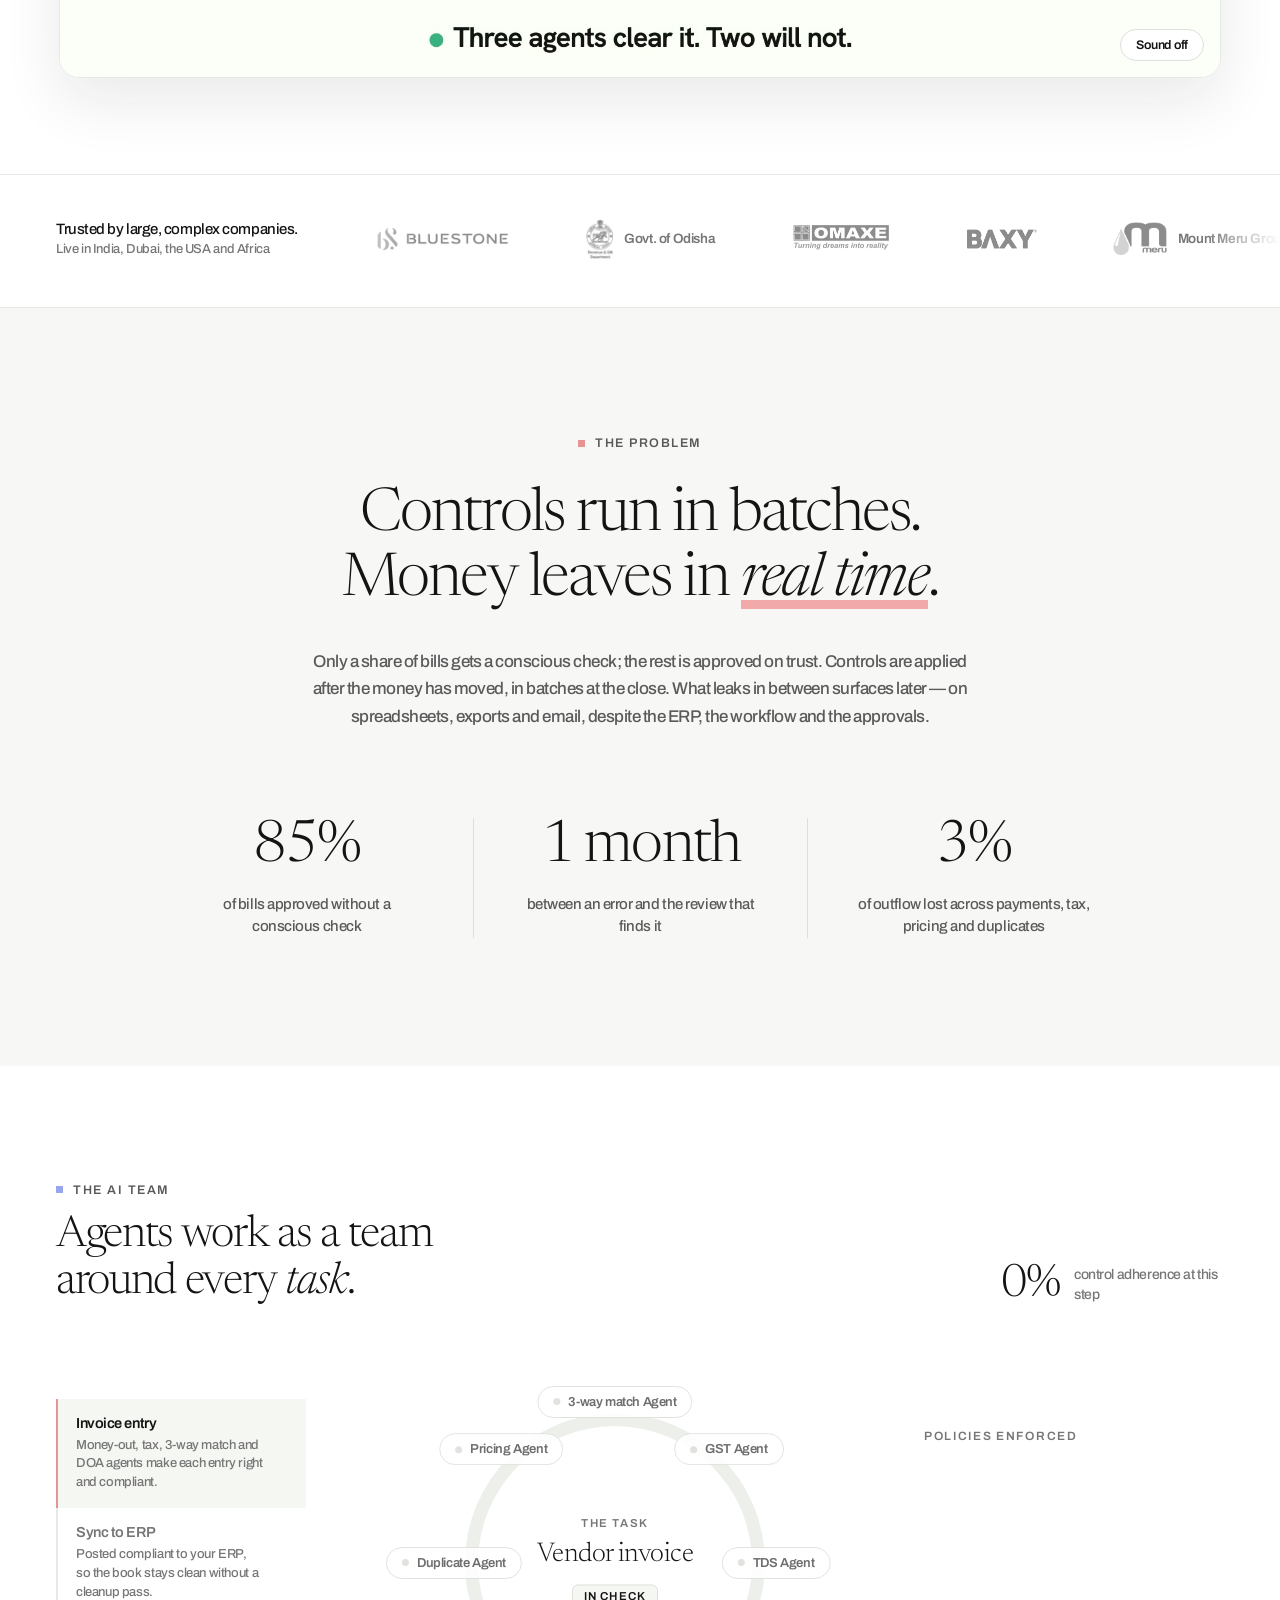
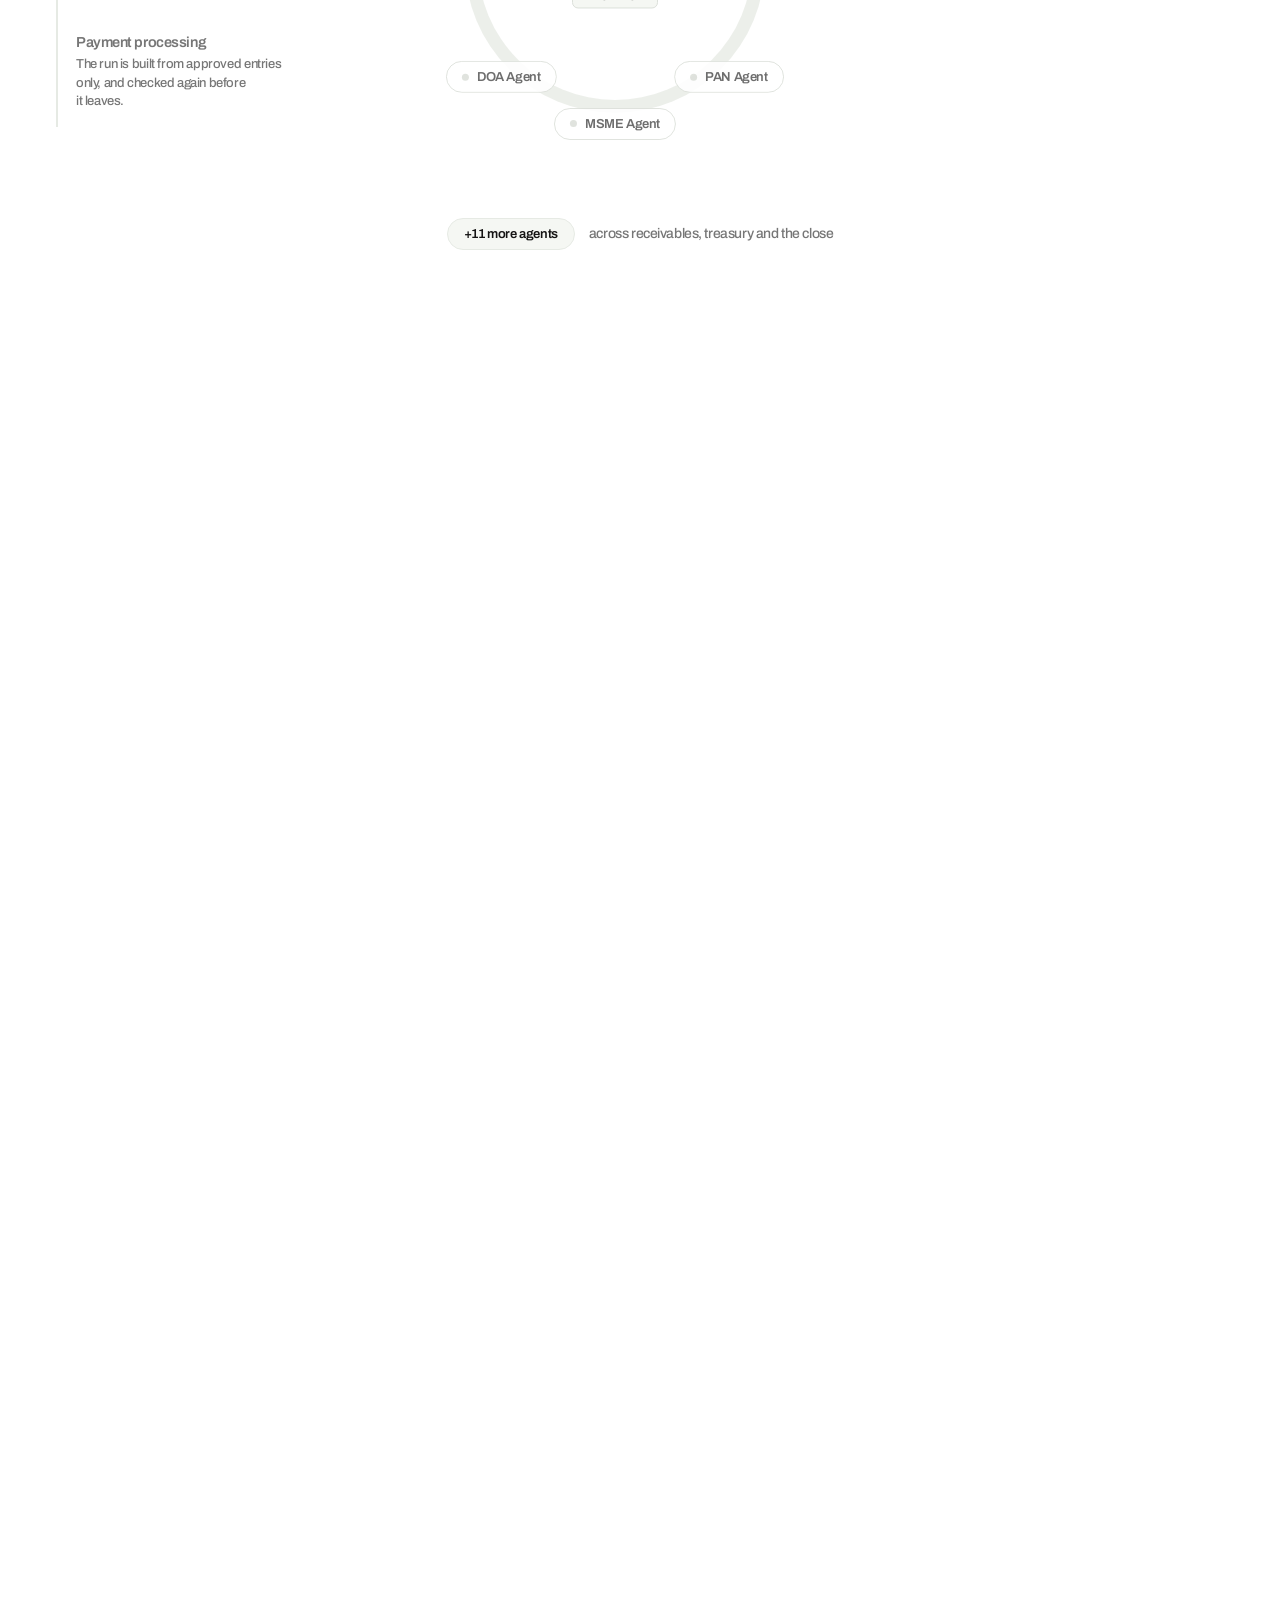
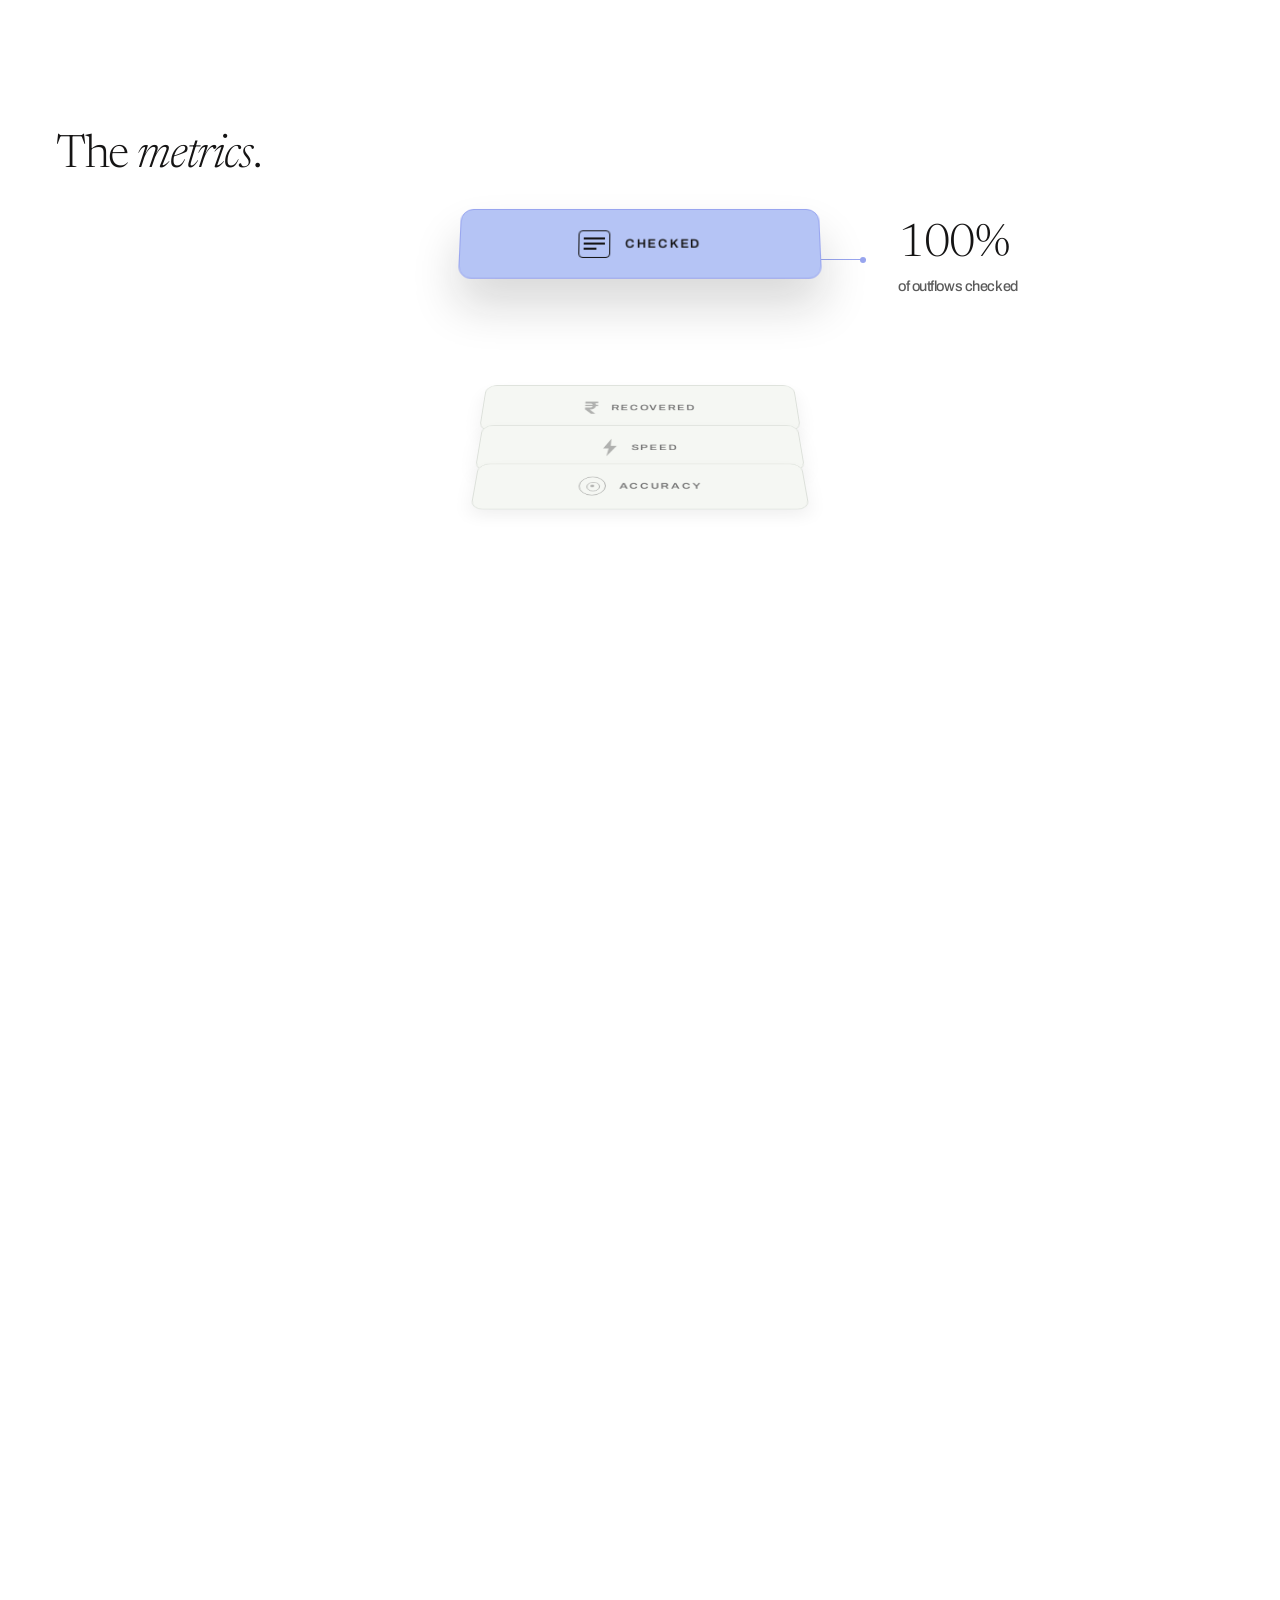
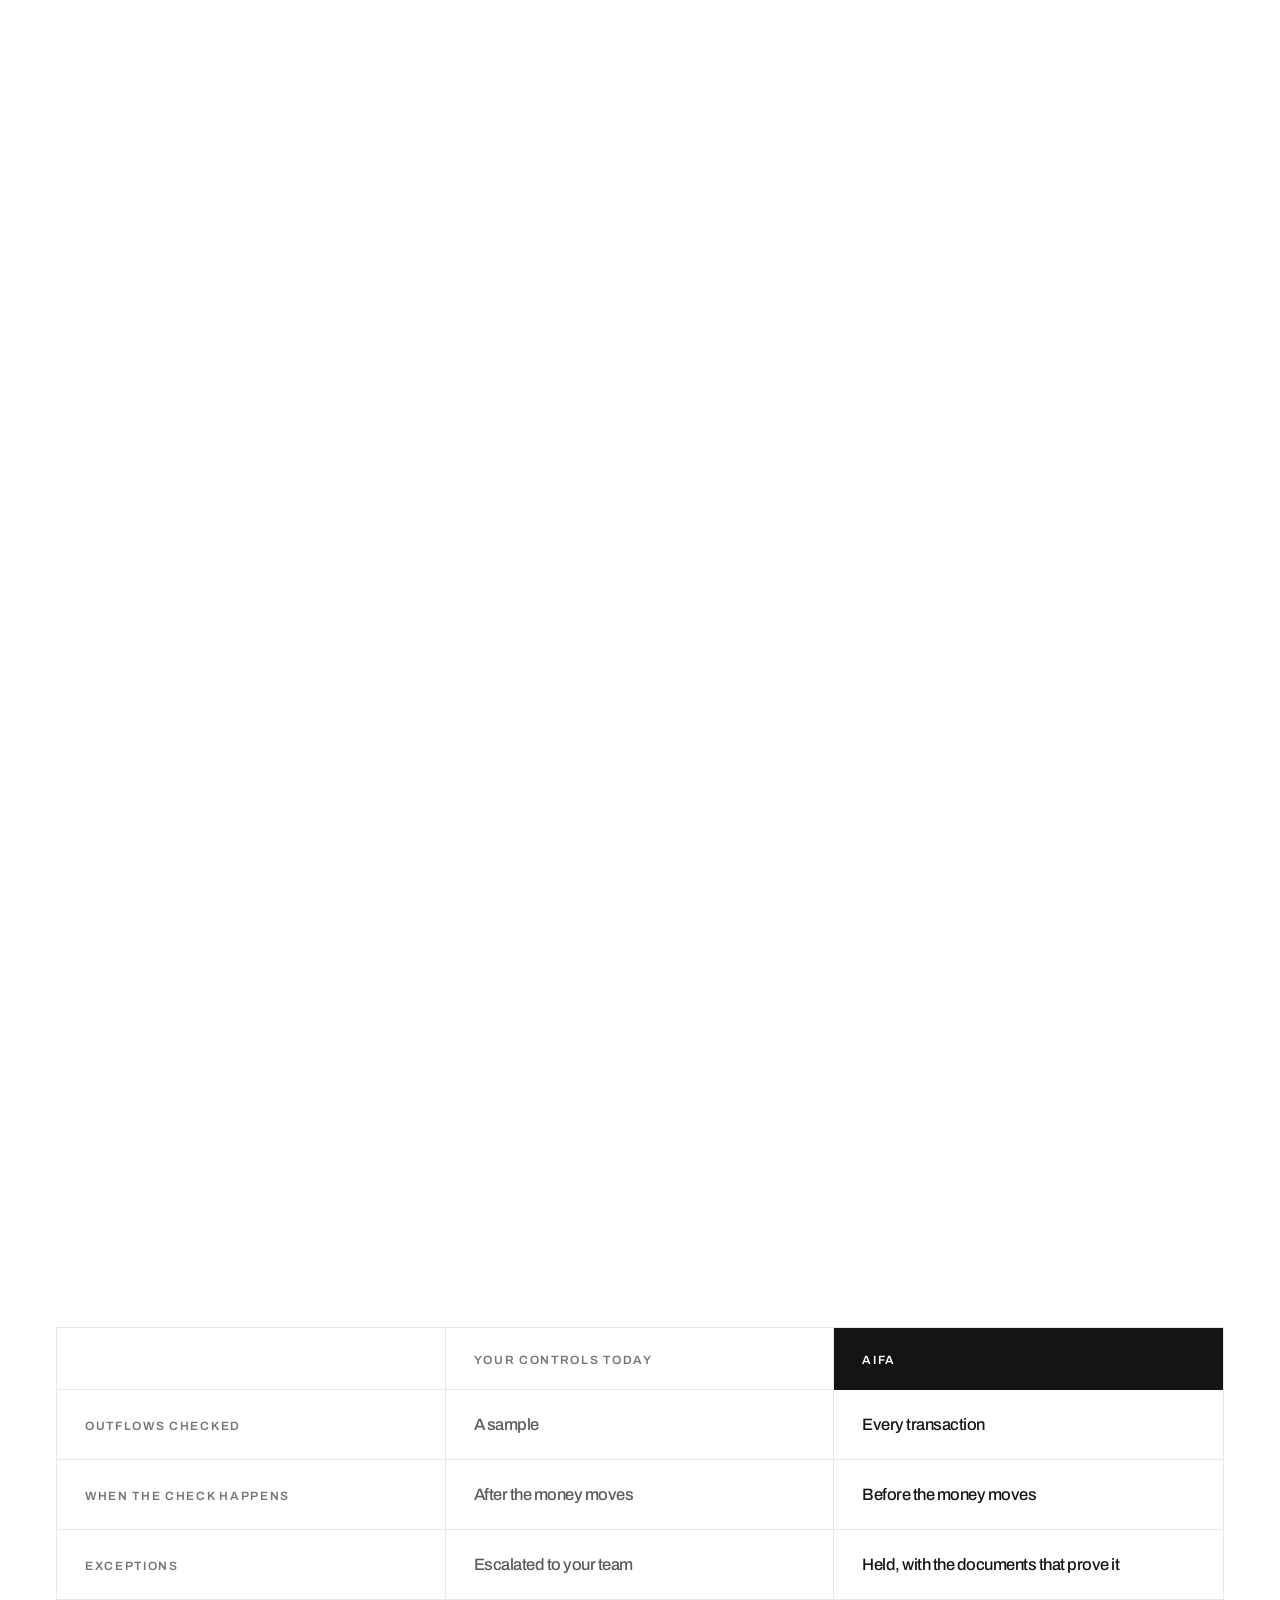
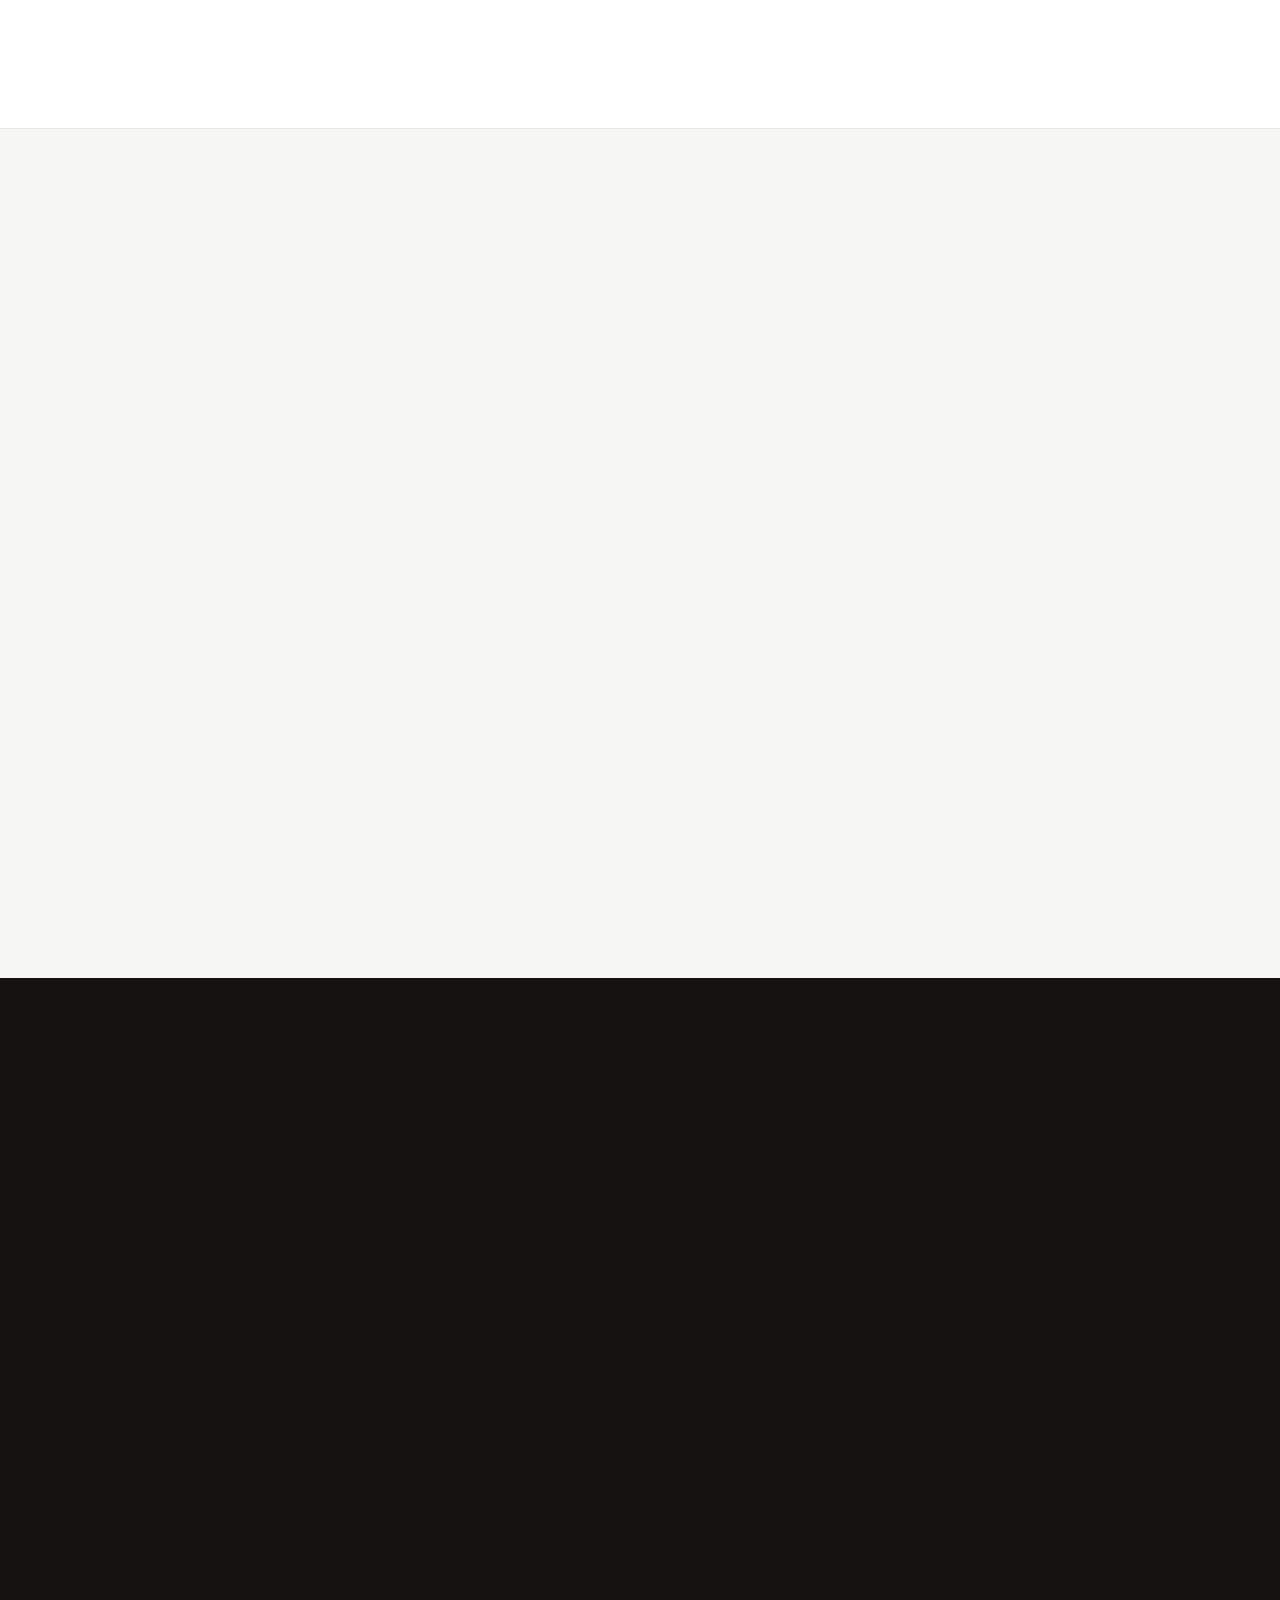
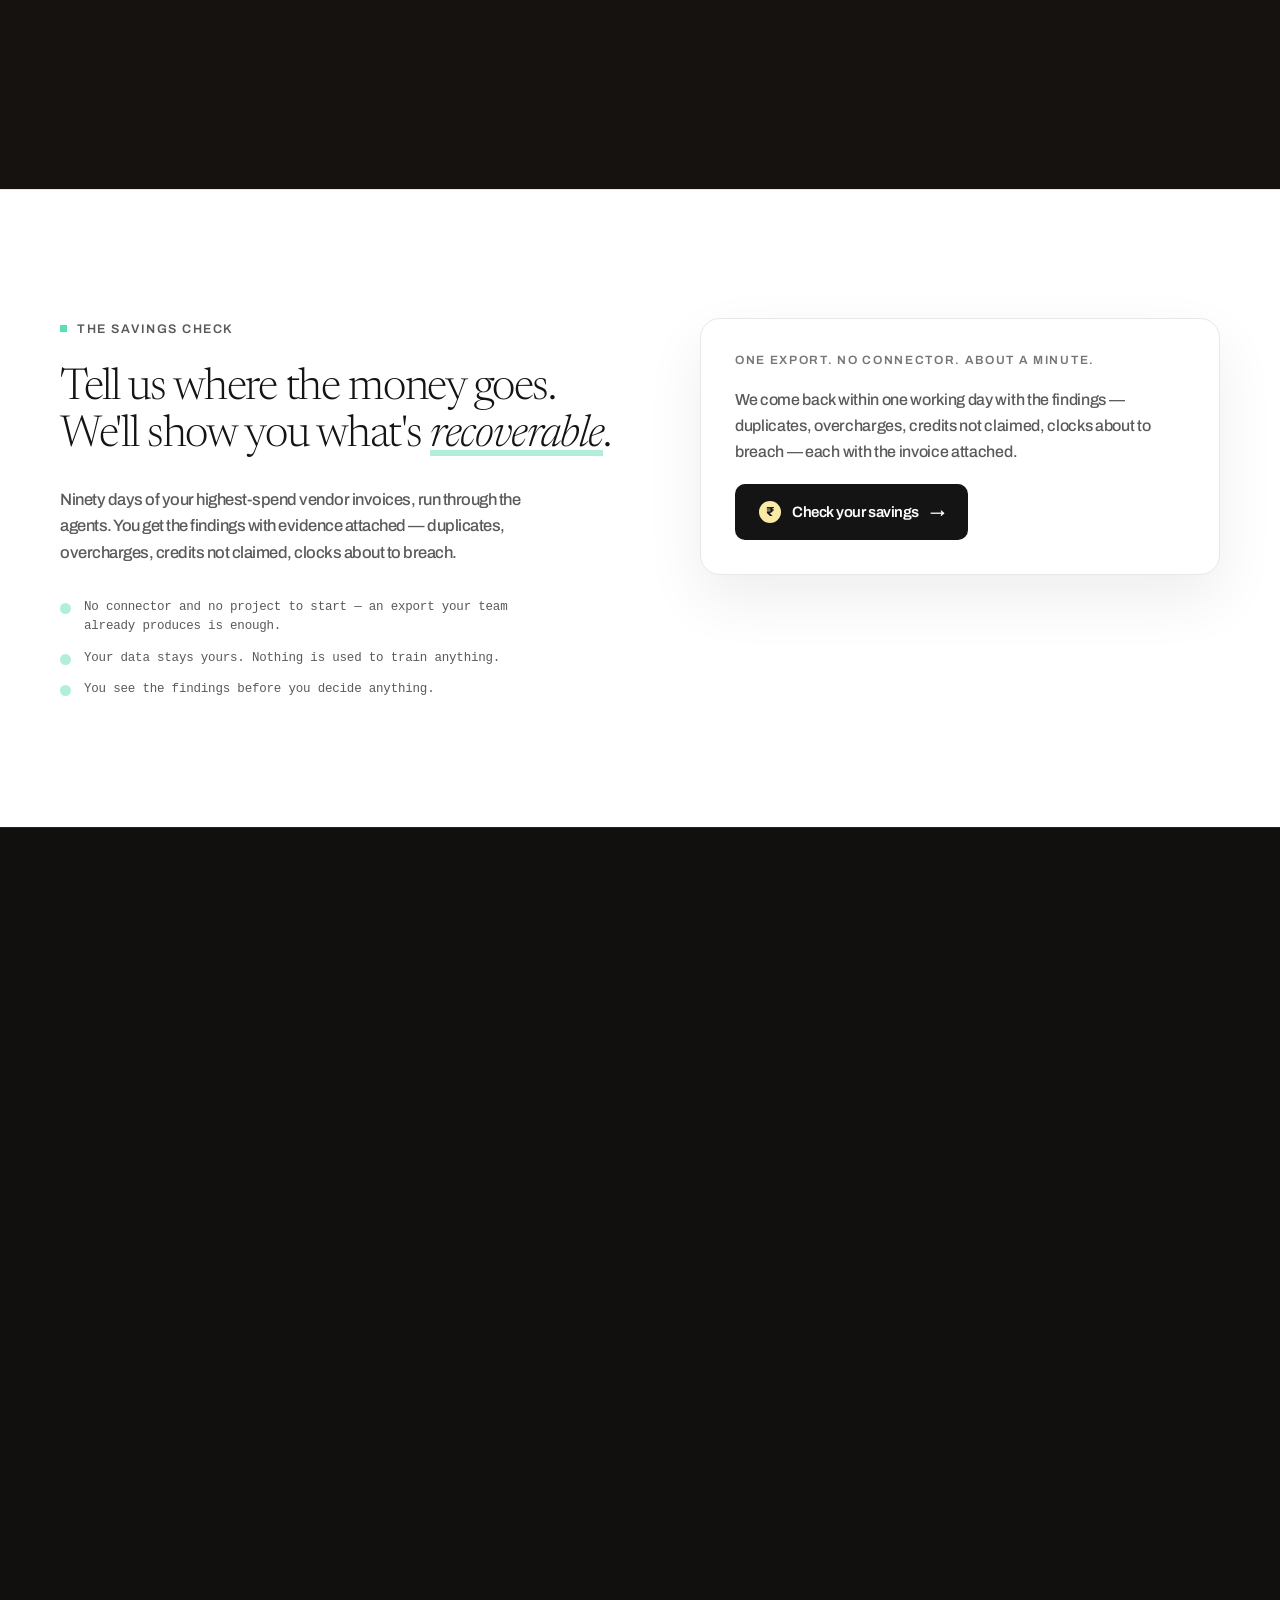
<file: aifa/index.html>
<!DOCTYPE html>
<html lang="en">
<head>
<meta charset="utf-8">
<meta name="viewport" content="width=device-width, initial-scale=1">
<title>AiFA — AI Teams for Finance | YantrAI</title>
<meta name="description" content="AiFA is an AI team for finance. It reads, matches, checks, closes and pays — inside the ERP you already run. 100% of outflows checked, up to 3% of outflow recovered.">
<link rel="canonical" href="https://yantrailabs.com/">
<meta name="theme-color" content="#FFFFFF">
<meta name="robots" content="index, follow">

<meta property="og:type" content="website">
<meta property="og:site_name" content="YantrAI">
<meta property="og:title" content="AiFA — AI Teams for Finance">
<meta property="og:description" content="A ₹1,000 crore company is saving up to ₹30 crore on its outflows — with AiFA. It reads, matches, checks, closes and pays, inside the ERP you already run.">
<meta property="og:url" content="https://yantrailabs.com/">
<meta property="og:image" content="https://yantrailabs.com/aifa/assets/og-cover.jpg">
<meta property="og:image:width" content="1200">
<meta property="og:image:height" content="630">
<meta name="twitter:card" content="summary_large_image">
<meta name="twitter:title" content="AiFA — AI Teams for Finance">
<meta name="twitter:description" content="It reads, matches, checks, closes and pays — inside the ERP you already run.">
<meta name="twitter:image" content="https://yantrailabs.com/aifa/assets/og-cover.jpg">

<link rel="icon" href="/aifa/assets/favicon.svg" type="image/svg+xml">
<link rel="apple-touch-icon" href="/aifa/assets/apple-touch-icon.png">

<link rel="preconnect" href="https://fonts.googleapis.com">
<link rel="preconnect" href="https://fonts.gstatic.com" crossorigin>
<link rel="stylesheet" href="https://fonts.googleapis.com/css2?family=Newsreader:opsz,wght@6..72,200..600&family=Archivo:wght@400;500;600&display=swap">
<link rel="preload" as="image" href="/aifa/assets/aifa-video-poster.jpg">
<style>
/* --- from the design canvas (helmet) --- */
body { margin: 0; background: #FFFFFF; }
    a { color: #151414; text-decoration: none; }
    a:hover { color: #5A5A5A; }
    @keyframes rise { from { opacity: 0; transform: translateY(14px); } to { opacity: 1; transform: none; } }
    @keyframes chipIn { from { opacity: 0; } to { opacity: 1; } }
    @keyframes chipOut1 { from { opacity: 0; transform: translate(190px, 110px) scale(0.82); } to { opacity: 1; transform: none; } }
    @keyframes chipOut2 { from { opacity: 0; transform: translate(-190px, 130px) scale(0.82); } to { opacity: 1; transform: none; } }
    @keyframes chipOut3 { from { opacity: 0; transform: translate(210px, 20px) scale(0.82); } to { opacity: 1; transform: none; } }
    @keyframes chipOut4 { from { opacity: 0; transform: translate(-200px, -10px) scale(0.82); } to { opacity: 1; transform: none; } }
    @keyframes chipOut5 { from { opacity: 0; transform: translate(180px, -120px) scale(0.82); } to { opacity: 1; transform: none; } }
    @keyframes chipOut6 { from { opacity: 0; transform: translate(-190px, -110px) scale(0.82); } to { opacity: 1; transform: none; } }
    @keyframes marqueeR { from { transform: translateX(-50%); } to { transform: translateX(0); } }
    @keyframes marqueeL { from { transform: translateX(0); } to { transform: translateX(-50%); } }
    @media (prefers-reduced-motion: reduce) {
      [data-rise] { animation: none !important; opacity: 1 !important; transform: none !important; }
      [data-chip] { animation: none !important; opacity: 1 !important; }
      [data-float], [data-marquee] { animation: none !important; }
    }
    @media (max-width: 1180px) { [data-nav-tagline] { display: none !important; } [data-ghost] { display: none !important; } }
    @media (max-width: 1020px) { [data-nav-links] { display: none !important; } }
    @media (max-width: 1240px) { [data-ring-row] { grid-template-columns: 200px minmax(0, 1fr) 250px !important; gap: 28px !important; } }
    @media (max-height: 780px) { [data-agents-inner] { gap: 26px !important; } [data-ring] { max-width: 360px !important; } }
    @media (prefers-reduced-motion: reduce) { #agents { height: auto !important; } #agents > div { position: static !important; height: auto !important; padding: 128px 56px !important; } }
    @media (max-width: 1180px) { [data-proof-row] > div { grid-template-columns: 1fr 260px 1fr !important; } }
    @media (max-height: 760px) { [data-proof-inner] { gap: 22px !important; } [data-proof-row] > div { min-height: 80px !important; } }
    @media (prefers-reduced-motion: reduce) { #proof { height: auto !important; } #proof > div { position: static !important; height: auto !important; padding: 128px 56px !important; } }
    @media (max-width: 1180px) { [data-agent-grid] { grid-template-columns: repeat(2, 1fr) !important; } }
    @media (max-width: 1020px) { [data-int-head] { grid-template-columns: 1fr !important; gap: 32px !important; } }
    @media (max-width: 860px) { [data-expect] { grid-template-columns: 1fr !important; gap: 22px !important; } }
    @media (max-width: 1180px) { [data-foot-grid] { grid-template-columns: 1.2fr 1fr 1fr !important; } [data-foot-grid] > div:first-child { grid-row: span 3 !important; } }
    @media (max-width: 820px) { [data-foot-grid] { grid-template-columns: 1fr 1fr !important; gap: 48px 32px !important; } [data-foot-grid] > div:first-child { grid-row: auto !important; grid-column: span 2 !important; } }
    @media (max-width: 1180px) { [data-agents-head], [data-catch-row] { grid-template-columns: 1fr !important; gap: 40px !important; } }
    @media (max-width: 1180px) { [data-teams] > div { grid-template-columns: 1fr !important; gap: 24px !important; } }
    @media (max-width: 760px) { [data-team-members] { grid-template-columns: 1fr !important; } }
    @media (max-width: 900px) { [data-stat-row] { grid-template-columns: 1fr !important; gap: 44px !important; } [data-stat] { border-left: 0 !important; padding-left: 0 !important; } }
/* --- hover states generated by the canvas runtime --- */
.scp0:hover { background: rgb(39, 44, 43) !important; color: rgb(255, 255, 255) !important; }
.scp1:hover { background: rgb(21, 20, 20) !important; color: rgb(255, 255, 255) !important; border-color: rgb(21, 20, 20) !important; }
.scp2:hover { animation-play-state: paused !important; }
.scp3:hover { background: rgb(249, 235, 166) !important; color: rgb(21, 20, 20) !important; border-color: rgb(249, 235, 166) !important; }
.scp4:hover { color: rgb(255, 255, 255) !important; }
.scp5:hover { color: rgb(249, 235, 166) !important; }
</style>
<link rel="stylesheet" href="/aifa/site.css">
</head>
<body>
<a class="visually-hidden" href="#how">Skip to content</a>
<div style="width: 100%; background: rgb(255, 255, 255); color: rgb(21, 20, 20); font-family: Archivo, system-ui, -apple-system, &quot;Segoe UI&quot;, sans-serif; letter-spacing: -0.03em; display: flex; flex-direction: column;">

  <div data-nav="1" style="position: sticky; top: 0px; z-index: 30; background: rgb(255, 255, 255); border-bottom: 1px solid rgb(230, 234, 228); display: flex; align-items: center; justify-content: space-between; gap: 32px; padding: 16px 64px;">
    <div style="display: flex; align-items: center; gap: 14px;">
      <img src="/aifa/assets/yantrai_logo.png" alt="YantrAI" style="height: 22px; width: auto; display: block;">
      <span data-nav-tagline="1" style="display: flex; align-items: baseline; gap: 9px; white-space: nowrap; border-left: 1px solid rgb(220, 224, 218); padding-left: 14px;">
        <span style="font-size: 15px; font-weight: 700; letter-spacing: -0.35px; color: rgb(21, 20, 20);">AiFA</span>
        <span style="font-size: 13px; font-weight: 500; letter-spacing: -0.26px; color: rgb(90, 90, 90);">AI Teams for Finance</span>
      </span>
    </div>
    <div id="nav-links" data-nav-links="1" style="display: flex; align-items: center; gap: 26px; flex: 0 1 auto; font-size: 14px; font-weight: 500; letter-spacing: -0.28px; color: rgb(21, 20, 20);">
      <a href="#how" style="white-space: nowrap;">How it works</a>
      <a href="#problem" style="white-space: nowrap;">The problem</a>
      <a href="#agents" style="white-space: nowrap;">The AI team</a>
      <a href="#proof" style="white-space: nowrap;">The metrics</a>
      <a href="#integration" style="white-space: nowrap;">Integration</a>
    </div>
    <button type="button" data-nav-toggle="1" aria-expanded="false" aria-controls="nav-links" aria-label="Menu"><span></span></button><div data-nav-cta="1" style="display: flex; align-items: center; gap: 22px; flex: 0 0 auto;">
      <a href="https://workspace.yantrailabs.com/" style="white-space: nowrap; font-size: 14px; font-weight: 500; letter-spacing: -0.28px; color: rgb(90, 90, 90);">Log in</a>
      <a href="#book" style="white-space: nowrap; font-size: 14px; font-weight: 600; letter-spacing: -0.42px; color: rgb(21, 20, 20);">Book a demo</a>
    </div>
  </div>

  <div data-hero="1" style="position: relative; overflow: hidden; min-height: calc(-150px + 100svh); display: flex; align-items: center; justify-content: center; padding: 72px 56px 40px;">

    <div data-hero-col="1" style="position: relative; z-index: 2; width: 100%; max-width: 760px; display: flex; flex-direction: column; align-items: center; text-align: center;">
      <h1 data-rise="1" data-hero-h1="1" style="margin: 0px; font-family: Newsreader, Georgia, &quot;Times New Roman&quot;, serif; font-weight: 300; font-size: 60px; line-height: 1.08; letter-spacing: -0.03em; color: rgb(21, 20, 20); text-wrap: balance; animation: 0.8s cubic-bezier(0.22, 0.61, 0.36, 1) 0s 1 normal both running rise;">A ₹1,000&nbsp;crore company is saving up to ₹30&nbsp;crore on its outflows — with <span style="background: linear-gradient(transparent 82%, rgb(178, 238, 220) 82%, rgb(178, 238, 220) 96%, transparent 96%);">AiFA</span>.</h1>
      <p data-rise="1" style="margin: 26px 0px 0px; max-width: 620px; font-size: 17px; font-weight: 500; line-height: 1.5; letter-spacing: -0.51px; color: rgb(90, 90, 90); text-wrap: pretty; animation: 0.8s cubic-bezier(0.22, 0.61, 0.36, 1) 0.08s 1 normal both running rise;">It reads, matches, checks, closes and pays — inside the ERP you already run.</p>
      <div data-rise="1" data-hero-cta="1" style="margin-top: 32px; display: flex; align-items: center; gap: 12px; flex-wrap: wrap; justify-content: center; animation: 0.8s cubic-bezier(0.22, 0.61, 0.36, 1) 0.16s 1 normal both running rise;">
        <a href="#book" data-hv="0" class="scp0" style="display: inline-flex; align-items: center; gap: 11px; background: rgb(21, 20, 20); color: rgb(255, 255, 255); border-radius: 10px; padding: 17px 24px; font-size: 15px; font-weight: 600; letter-spacing: -0.45px; text-decoration: none;">
          <span style="display: inline-flex; align-items: center; justify-content: center; width: 22px; height: 22px; border-radius: 9999px; background: rgb(249, 235, 166); color: rgb(21, 20, 20); font-size: 13px; font-weight: 700; line-height: 1;">₹</span>Check your savings now<span style="font-size: 15px; line-height: 1;">→</span>
        </a>
      </div>
      <div data-rise="1" style="margin-top: 18px; font-size: 13px; font-weight: 500; letter-spacing: -0.39px; color: rgb(118, 118, 118); animation: 0.8s cubic-bezier(0.22, 0.61, 0.36, 1) 0.22s 1 normal both running rise;">AiFA — AI Teams for Finance</div>
    </div>

  </div>

  <div data-video-section="1" id="how" style="display: flex; justify-content: center; padding: 0px 56px 96px; scroll-margin-top: 90px;">
    <div style="width: 100%; max-width: 1160px; display: flex; flex-direction: column; align-items: center;">
      <div style="font-family: Newsreader, Georgia, &quot;Times New Roman&quot;, serif; font-weight: 300; font-size: 26px; line-height: 1.2; letter-spacing: -0.52px; color: rgb(21, 20, 20);">How AiFA works</div>
      <div style="width: 100%; margin-top: 26px; border: 1px solid rgb(230, 234, 228); border-radius: 20px; overflow: hidden; background: rgb(255, 255, 255); box-shadow: rgba(21, 20, 20, 0.09) 0px 24px 60px;">
        <div style="display: flex; align-items: center; justify-content: space-between; gap: 16px; padding: 12px 18px; border-bottom: 1px solid rgb(230, 234, 228); background: rgb(255, 255, 255);">
          <span style="display: inline-flex; align-items: center; gap: 12px;">
            <span style="display: inline-flex; gap: 6px;">
              <span style="width: 9px; height: 9px; border-radius: 9999px; background: rgb(230, 234, 228); display: block;"></span>
              <span style="width: 9px; height: 9px; border-radius: 9999px; background: rgb(230, 234, 228); display: block;"></span>
              <span style="width: 9px; height: 9px; border-radius: 9999px; background: rgb(230, 234, 228); display: block;"></span>
            </span>
            <span style="background: rgb(245, 247, 243); border-radius: 9999px; padding: 5px 13px; font-size: 12.5px; font-weight: 500; letter-spacing: -0.37px; color: rgb(90, 90, 90);">AiFA · AI Team for Finance</span>
          </span>
          <span style="width: 7px; height: 7px; border-radius: 9999px; background: rgb(220, 224, 218); display: block;"></span>
        </div>
        <div data-video-wrap="1" style="position: relative; width: 100%; aspect-ratio: 16 / 9; background: rgb(255, 254, 247); overflow: hidden;">
          <video data-video="1" poster="/aifa/assets/aifa-video-poster.jpg" preload="none" loop="" width="1920" height="1080" style="position: absolute; inset: 0px; width: 100%; height: 100%; object-fit: cover; display: block;" playsinline=""></video>
          <span data-video-hint="1" style="position: absolute; left: 50%; top: 50%; transform: translate(-50%, -50%); display: inline-flex; align-items: center; gap: 9px; border: 1px solid rgb(220, 224, 218); background: rgba(255, 255, 255, 0.94); border-radius: 9999px; padding: 9px 17px; font-size: 12.5px; font-weight: 600; letter-spacing: 0.08em; text-transform: uppercase; color: rgb(90, 90, 90); pointer-events: none; opacity: 1; transition: opacity 0.35s;">
            <span style="width: 0px; height: 0px; border-left: 8px solid rgb(21, 20, 20); border-top: 5px solid transparent; border-bottom: 5px solid transparent; display: block;"></span>Hover to play
          </span>
          <button type="button" data-sound-btn="1" data-hv="1" class="scp1" style="position: absolute; right: 16px; bottom: 16px; display: inline-flex; align-items: center; gap: 8px; border: 1px solid rgb(220, 224, 218); background: rgba(255, 255, 255, 0.92); backdrop-filter: blur(6px); border-radius: 9999px; padding: 8px 15px; font-family: Archivo, system-ui, sans-serif; font-size: 12.5px; font-weight: 600; letter-spacing: -0.25px; color: rgb(21, 20, 20); cursor: pointer;"><span>Sound off</span></button>
        </div>
      </div>
    </div>
  </div>

    <div data-trust="1" style="border-top: 1px solid rgb(230, 234, 228); background: rgb(255, 255, 255); padding: 40px 0px 44px; display: flex; align-items: center; gap: 40px; opacity: 1; transform: none; transition: opacity 0.8s cubic-bezier(0.22, 0.61, 0.36, 1), transform 0.8s cubic-bezier(0.22, 0.61, 0.36, 1);">
      <div style="flex: 0 0 auto; padding-left: 56px; display: flex; flex-direction: column; gap: 5px;">
        <span style="font-size: 15px; font-weight: 500; letter-spacing: -0.45px; color: rgb(21, 20, 20);">Trusted by large, complex companies.</span>
        <span style="font-size: 13px; font-weight: 500; letter-spacing: -0.39px; color: rgb(118, 118, 118);">Live in India, Dubai, the USA and Africa</span>
      </div>
      <div style="flex: 1 1 auto; min-width: 0px; overflow: hidden; mask-image: linear-gradient(90deg, transparent 0%, rgb(0, 0, 0) 8%, rgb(0, 0, 0) 92%, transparent 100%);">
        <div data-marquee="1" data-hv="2" class="scp2" style="display: flex; width: max-content; align-items: center; gap: 76px; padding: 4px 38px; animation: 46s linear 0s infinite normal none running marqueeR;">
          <img loading="lazy" decoding="async" src="/aifa/assets/mono_logo_bluestone.png" alt="BlueStone" style="height: 22px; width: auto; display: block; opacity: 0.7;">
          <span style="display: inline-flex; align-items: center; gap: 11px;"><img loading="lazy" decoding="async" src="/aifa/assets/mono_logo_odisha.png" alt="Government of Odisha" style="height: 40px; width: auto; display: block; opacity: 0.7;"><span style="white-space: nowrap; font-size: 13.5px; font-weight: 600; letter-spacing: -0.4px; color: rgb(118, 118, 118);">Govt. of Odisha</span></span>
          <img loading="lazy" decoding="async" src="/aifa/assets/mono_logo_omaxe.png" alt="Omaxe Group" style="height: 27px; width: auto; display: block; opacity: 0.7;">
          <img loading="lazy" decoding="async" src="/aifa/assets/mono_logo_baxy.png" alt="Baxy" style="height: 20px; width: auto; display: block; opacity: 0.7;">
          <span style="display: inline-flex; align-items: center; gap: 11px;"><img loading="lazy" decoding="async" src="/aifa/assets/mono_logo_mountmeru.png" alt="Mount Meru Group" style="height: 33px; width: auto; display: block; opacity: 0.7;"><span style="white-space: nowrap; font-size: 13.5px; font-weight: 600; letter-spacing: -0.4px; color: rgb(118, 118, 118);">Mount Meru Group</span></span>
          <img loading="lazy" decoding="async" src="/aifa/assets/mono_logo_bluestone.png" alt="" aria-hidden="true" style="height: 22px; width: auto; display: block; opacity: 0.7;">
          <span aria-hidden="true" style="display: inline-flex; align-items: center; gap: 11px;"><img loading="lazy" decoding="async" src="/aifa/assets/mono_logo_odisha.png" alt="" style="height: 40px; width: auto; display: block; opacity: 0.7;"><span style="white-space: nowrap; font-size: 13.5px; font-weight: 600; letter-spacing: -0.4px; color: rgb(118, 118, 118);">Govt. of Odisha</span></span>
          <img loading="lazy" decoding="async" src="/aifa/assets/mono_logo_omaxe.png" alt="" aria-hidden="true" style="height: 27px; width: auto; display: block; opacity: 0.7;">
          <img loading="lazy" decoding="async" src="/aifa/assets/mono_logo_baxy.png" alt="" aria-hidden="true" style="height: 20px; width: auto; display: block; opacity: 0.7;">
          <span aria-hidden="true" style="display: inline-flex; align-items: center; gap: 11px;"><img loading="lazy" decoding="async" src="/aifa/assets/mono_logo_mountmeru.png" alt="" style="height: 33px; width: auto; display: block; opacity: 0.7;"><span style="white-space: nowrap; font-size: 13.5px; font-weight: 600; letter-spacing: -0.4px; color: rgb(118, 118, 118);">Mount Meru Group</span></span>
        </div>
      </div>
    </div>

  <div data-section="problem" id="problem" style="content-visibility: auto; contain-intrinsic-size: auto 900px; scroll-margin-top: 90px; background: rgb(247, 248, 246); border-top: 1px solid rgb(230, 234, 228); border-bottom: 1px solid rgb(230, 234, 228); padding: 128px 56px; display: flex; justify-content: center;">
    <div style="width: 100%; max-width: 1000px; display: flex; flex-direction: column; align-items: center; text-align: center;">

      <span style="display: inline-flex; align-items: center; gap: 10px; font-size: 12.5px; font-weight: 600; letter-spacing: 0.12em; text-transform: uppercase; color: rgb(90, 90, 90);">
        <span style="width: 7px; height: 7px; background: rgb(230, 147, 147); display: block;"></span>The problem
      </span>

      <h2 style="margin: 34px 0px 0px; font-family: Newsreader, Georgia, &quot;Times New Roman&quot;, serif; font-weight: 300; font-size: 60px; line-height: 1.08; letter-spacing: -0.03em; color: rgb(21, 20, 20); text-wrap: balance;">Controls run in batches.<br>Money leaves in <span style="font-style: italic; background: linear-gradient(transparent 82%, rgb(242, 169, 169) 82%, rgb(242, 169, 169) 96%, transparent 96%);">real time</span>.</h2>

      <p style="margin: 34px 0px 0px; max-width: 660px; font-size: 17px; font-weight: 500; line-height: 1.62; letter-spacing: -0.51px; color: rgb(90, 90, 90); text-wrap: pretty;">Only a share of bills gets a conscious check; the rest is approved on trust. Controls are applied after the money has moved, in batches at the close. What leaks in between surfaces later — on spreadsheets, exports and email, despite the ERP, the workflow and the approvals.</p>

      <div data-stat-row="1" style="width: 100%; margin-top: 88px; display: grid; grid-template-columns: repeat(3, 1fr); gap: 0px;">
        <div data-stat="1" style="display: flex; flex-direction: column; align-items: center; gap: 18px; padding: 0px 28px;">
          <span style="font-family: Newsreader, Georgia, &quot;Times New Roman&quot;, serif; font-weight: 300; font-size: 58px; line-height: 1; letter-spacing: -1.74px; color: rgb(21, 20, 20); font-variant-numeric: tabular-nums;">85%</span>
          <span style="max-width: 240px; font-size: 15px; font-weight: 500; line-height: 1.45; letter-spacing: -0.45px; color: rgb(90, 90, 90); text-wrap: pretty;">of bills approved without a conscious check</span>
        </div>
        <div data-stat="1" style="display: flex; flex-direction: column; align-items: center; gap: 18px; padding: 0px 28px; border-left: 1px solid rgb(220, 224, 218);">
          <span style="font-family: Newsreader, Georgia, &quot;Times New Roman&quot;, serif; font-weight: 300; font-size: 58px; line-height: 1; letter-spacing: -1.74px; color: rgb(21, 20, 20);">1 month</span>
          <span style="max-width: 240px; font-size: 15px; font-weight: 500; line-height: 1.45; letter-spacing: -0.45px; color: rgb(90, 90, 90); text-wrap: pretty;">between an error and the review that finds it</span>
        </div>
        <div data-stat="1" style="display: flex; flex-direction: column; align-items: center; gap: 18px; padding: 0px 28px; border-left: 1px solid rgb(220, 224, 218);">
          <span style="font-family: Newsreader, Georgia, &quot;Times New Roman&quot;, serif; font-weight: 300; font-size: 58px; line-height: 1; letter-spacing: -1.74px; color: rgb(21, 20, 20); font-variant-numeric: tabular-nums;">3%</span>
          <span style="max-width: 240px; font-size: 15px; font-weight: 500; line-height: 1.45; letter-spacing: -0.45px; color: rgb(90, 90, 90); text-wrap: pretty;">of outflow lost across payments, tax, pricing and duplicates</span>
        </div>
      </div>

    </div>
  </div>

  <div id="agents" style="contain-intrinsic-size: auto 1200px; scroll-margin-top: 90px; background: rgb(255, 255, 255); position: relative; height: 400vh;">
    <div style="position: sticky; top: 0px; height: 100vh; display: flex; align-items: center; justify-content: center; padding: 40px 56px; box-sizing: border-box;">
      <div data-agents-inner="1" style="width: 100%; max-width: 1320px; display: flex; flex-direction: column; gap: 40px;">

        <div style="display: flex; align-items: flex-end; justify-content: space-between; gap: 48px; flex-wrap: wrap;">
          <div style="display: flex; flex-direction: column; gap: 16px;">
            <span style="display: inline-flex; align-items: center; gap: 10px; font-size: 12.5px; font-weight: 600; letter-spacing: 0.12em; text-transform: uppercase; color: rgb(90, 90, 90);">
              <span style="width: 7px; height: 7px; background: rgb(152, 165, 239); display: block;"></span>The AI team
            </span>
            <h2 style="margin: 0px; font-family: Newsreader, Georgia, &quot;Times New Roman&quot;, serif; font-weight: 300; font-size: 44px; line-height: 1.08; letter-spacing: -0.03em; color: rgb(21, 20, 20); text-wrap: balance;">Agents work as a team<br>around every <span style="font-style: italic;">task</span>.</h2>
          </div>
          <div style="display: flex; align-items: center; gap: 14px;">
            <span data-adherence="1" style="font-family: Newsreader, Georgia, &quot;Times New Roman&quot;, serif; font-weight: 300; font-size: 46px; line-height: 1; letter-spacing: -1.38px; color: rgb(21, 20, 20); font-variant-numeric: tabular-nums;"><span>0%</span></span>
            <span style="max-width: 150px; font-size: 14px; font-weight: 500; line-height: 1.4; letter-spacing: -0.42px; color: rgb(118, 118, 118);">control adherence at this step</span>
          </div>
        </div>

        <div data-ring-row="1" style="display: grid; grid-template-columns: 250px minmax(0px, 1fr) 300px; gap: 48px; align-items: center;">

          <div style="display: flex; flex-direction: column;">
            
              <div data-stage="1" style="border-left: 2px solid rgb(230, 147, 147); background: rgb(245, 247, 243); padding: 16px 18px; display: flex; flex-direction: column; gap: 5px; transition: background 0.4s linear, border-color 0.4s linear;">
                <span data-stage-name="1" style="font-size: 14.5px; font-weight: 600; letter-spacing: -0.44px; color: rgb(21, 20, 20); transition: color 0.4s linear;"><span>Invoice entry</span></span>
                <span style="font-size: 13px; font-weight: 500; line-height: 1.45; letter-spacing: -0.39px; color: rgb(118, 118, 118); text-wrap: pretty;"><span>Money-out, tax, 3-way match and DOA agents make each entry right and compliant.</span></span>
              </div>
            
              <div data-stage="1" style="border-left: 2px solid rgb(230, 234, 228); background: transparent; padding: 16px 18px; display: flex; flex-direction: column; gap: 5px; transition: background 0.4s linear, border-color 0.4s linear;">
                <span data-stage-name="1" style="font-size: 14.5px; font-weight: 600; letter-spacing: -0.44px; color: rgb(118, 118, 118); transition: color 0.4s linear;"><span>Sync to ERP</span></span>
                <span style="font-size: 13px; font-weight: 500; line-height: 1.45; letter-spacing: -0.39px; color: rgb(118, 118, 118); text-wrap: pretty;"><span>Posted compliant to your ERP, so the book stays clean without a cleanup pass.</span></span>
              </div>
            
              <div data-stage="1" style="border-left: 2px solid rgb(230, 234, 228); background: transparent; padding: 16px 18px; display: flex; flex-direction: column; gap: 5px; transition: background 0.4s linear, border-color 0.4s linear;">
                <span data-stage-name="1" style="font-size: 14.5px; font-weight: 600; letter-spacing: -0.44px; color: rgb(118, 118, 118); transition: color 0.4s linear;"><span>Payment processing</span></span>
                <span style="font-size: 13px; font-weight: 500; line-height: 1.45; letter-spacing: -0.39px; color: rgb(118, 118, 118); text-wrap: pretty;"><span>The run is built from approved entries only, and checked again before it leaves.</span></span>
              </div>
            
          </div>

          <div style="display: flex; align-items: center; justify-content: center;">
            <div data-ring="1" style="position: relative; width: 100%; max-width: 430px; aspect-ratio: 1 / 1;">

              <div data-ring-arc="1" style="position: absolute; left: 50%; top: 50%; width: 300px; height: 300px; margin: -150px 0px 0px -150px; border-radius: 9999px; background: conic-gradient(rgb(232, 223, 192) 0deg, rgb(232, 223, 192) 0deg, rgb(236, 239, 234) 0deg, rgb(236, 239, 234) 360deg);"></div>
              <div data-ring-hole="1" style="position: absolute; left: 50%; top: 50%; width: 274px; height: 274px; margin: -137px 0px 0px -137px; border-radius: 9999px; background: rgb(255, 255, 255);"></div>

              <div data-ring-center="1" style="position: absolute; left: 50%; top: 50%; width: 244px; margin-left: -122px; transform: translateY(-50%); display: flex; flex-direction: column; align-items: center; gap: 10px; text-align: center;">
                <span data-task-kind="1" style="font-size: 11.5px; font-weight: 600; letter-spacing: 0.14em; text-transform: uppercase; color: rgb(118, 118, 118);"><span>The task</span></span>
                <span data-task-ref="1" style="font-family: Newsreader, Georgia, &quot;Times New Roman&quot;, serif; font-weight: 300; font-size: 27px; line-height: 1.15; letter-spacing: -0.54px; color: rgb(21, 20, 20);"><span>Vendor invoice</span></span>
                <span data-stamp="1" style="margin-top: 4px; border: 1px solid rgb(220, 224, 218); background: rgb(245, 247, 243); border-radius: 6px; padding: 5px 11px; font-size: 11.5px; font-weight: 600; letter-spacing: 0.1em; text-transform: uppercase; color: rgb(21, 20, 20); transition: background 0.45s linear, border-color 0.45s linear;"><span>In check</span></span>
              </div>

                <span data-ring-agent="1" style="position: absolute; left: 50%; top: 50%; transform: translate(-50%, -50%) rotate(-90deg) translate(0px, -161px) rotate(90deg); display: inline-flex; align-items: center; gap: 8px; background: rgb(255, 255, 255); border: 1px solid rgb(220, 224, 218); border-radius: 9999px; padding: 8px 15px; font-size: 13px; font-weight: 600; letter-spacing: -0.39px; color: rgb(90, 90, 90); white-space: nowrap; opacity: 0.88; transition: background 0.4s linear, border-color 0.4s linear, color 0.4s linear, opacity 0.4s linear;">
                  <span data-dot="1" style="width: 7px; height: 7px; border-radius: 9999px; background: rgb(220, 224, 218); display: block; transition: background 0.4s linear;"></span><span data-ring-agent-name="1"><span>Duplicate</span></span>
                </span>
              
                <span data-ring-agent="1" style="position: absolute; left: 50%; top: 50%; transform: translate(-50%, -50%) rotate(-45deg) translate(0px, -161px) rotate(45deg); display: inline-flex; align-items: center; gap: 8px; background: rgb(255, 255, 255); border: 1px solid rgb(220, 224, 218); border-radius: 9999px; padding: 8px 15px; font-size: 13px; font-weight: 600; letter-spacing: -0.39px; color: rgb(90, 90, 90); white-space: nowrap; opacity: 0.88; transition: background 0.4s linear, border-color 0.4s linear, color 0.4s linear, opacity 0.4s linear;">
                  <span data-dot="1" style="width: 7px; height: 7px; border-radius: 9999px; background: rgb(220, 224, 218); display: block; transition: background 0.4s linear;"></span><span data-ring-agent-name="1"><span>Pricing</span></span>
                </span>
              
                <span data-ring-agent="1" style="position: absolute; left: 50%; top: 50%; transform: translate(-50%, -50%) rotate(0deg) translate(0px, -161px) rotate(0deg); display: inline-flex; align-items: center; gap: 8px; background: rgb(255, 255, 255); border: 1px solid rgb(220, 224, 218); border-radius: 9999px; padding: 8px 15px; font-size: 13px; font-weight: 600; letter-spacing: -0.39px; color: rgb(90, 90, 90); white-space: nowrap; opacity: 0.88; transition: background 0.4s linear, border-color 0.4s linear, color 0.4s linear, opacity 0.4s linear;">
                  <span data-dot="1" style="width: 7px; height: 7px; border-radius: 9999px; background: rgb(220, 224, 218); display: block; transition: background 0.4s linear;"></span><span data-ring-agent-name="1"><span>3-way match</span></span>
                </span>
              
                <span data-ring-agent="1" style="position: absolute; left: 50%; top: 50%; transform: translate(-50%, -50%) rotate(45deg) translate(0px, -161px) rotate(-45deg); display: inline-flex; align-items: center; gap: 8px; background: rgb(255, 255, 255); border: 1px solid rgb(220, 224, 218); border-radius: 9999px; padding: 8px 15px; font-size: 13px; font-weight: 600; letter-spacing: -0.39px; color: rgb(90, 90, 90); white-space: nowrap; opacity: 0.88; transition: background 0.4s linear, border-color 0.4s linear, color 0.4s linear, opacity 0.4s linear;">
                  <span data-dot="1" style="width: 7px; height: 7px; border-radius: 9999px; background: rgb(220, 224, 218); display: block; transition: background 0.4s linear;"></span><span data-ring-agent-name="1"><span>GST</span></span>
                </span>
              
                <span data-ring-agent="1" style="position: absolute; left: 50%; top: 50%; transform: translate(-50%, -50%) rotate(90deg) translate(0px, -161px) rotate(-90deg); display: inline-flex; align-items: center; gap: 8px; background: rgb(255, 255, 255); border: 1px solid rgb(220, 224, 218); border-radius: 9999px; padding: 8px 15px; font-size: 13px; font-weight: 600; letter-spacing: -0.39px; color: rgb(90, 90, 90); white-space: nowrap; opacity: 0.88; transition: background 0.4s linear, border-color 0.4s linear, color 0.4s linear, opacity 0.4s linear;">
                  <span data-dot="1" style="width: 7px; height: 7px; border-radius: 9999px; background: rgb(220, 224, 218); display: block; transition: background 0.4s linear;"></span><span data-ring-agent-name="1"><span>TDS</span></span>
                </span>
              
                <span data-ring-agent="1" style="position: absolute; left: 50%; top: 50%; transform: translate(-50%, -50%) rotate(135deg) translate(0px, -161px) rotate(-135deg); display: inline-flex; align-items: center; gap: 8px; background: rgb(255, 255, 255); border: 1px solid rgb(220, 224, 218); border-radius: 9999px; padding: 8px 15px; font-size: 13px; font-weight: 600; letter-spacing: -0.39px; color: rgb(90, 90, 90); white-space: nowrap; opacity: 0.88; transition: background 0.4s linear, border-color 0.4s linear, color 0.4s linear, opacity 0.4s linear;">
                  <span data-dot="1" style="width: 7px; height: 7px; border-radius: 9999px; background: rgb(220, 224, 218); display: block; transition: background 0.4s linear;"></span><span data-ring-agent-name="1"><span>PAN</span></span>
                </span>
              
                <span data-ring-agent="1" style="position: absolute; left: 50%; top: 50%; transform: translate(-50%, -50%) rotate(180deg) translate(0px, -161px) rotate(-180deg); display: inline-flex; align-items: center; gap: 8px; background: rgb(255, 255, 255); border: 1px solid rgb(220, 224, 218); border-radius: 9999px; padding: 8px 15px; font-size: 13px; font-weight: 600; letter-spacing: -0.39px; color: rgb(90, 90, 90); white-space: nowrap; opacity: 0.88; transition: background 0.4s linear, border-color 0.4s linear, color 0.4s linear, opacity 0.4s linear;">
                  <span data-dot="1" style="width: 7px; height: 7px; border-radius: 9999px; background: rgb(220, 224, 218); display: block; transition: background 0.4s linear;"></span><span data-ring-agent-name="1"><span>MSME</span></span>
                </span>
              
                <span data-ring-agent="1" style="position: absolute; left: 50%; top: 50%; transform: translate(-50%, -50%) rotate(225deg) translate(0px, -161px) rotate(-225deg); display: inline-flex; align-items: center; gap: 8px; background: rgb(255, 255, 255); border: 1px solid rgb(220, 224, 218); border-radius: 9999px; padding: 8px 15px; font-size: 13px; font-weight: 600; letter-spacing: -0.39px; color: rgb(90, 90, 90); white-space: nowrap; opacity: 0.88; transition: background 0.4s linear, border-color 0.4s linear, color 0.4s linear, opacity 0.4s linear;">
                  <span data-dot="1" style="width: 7px; height: 7px; border-radius: 9999px; background: rgb(220, 224, 218); display: block; transition: background 0.4s linear;"></span><span data-ring-agent-name="1"><span>DOA</span></span>
                </span>

            </div>
          </div>

          <div style="display: flex; flex-direction: column; gap: 14px;">
            <span style="font-size: 12px; font-weight: 600; letter-spacing: 0.14em; text-transform: uppercase; color: rgb(118, 118, 118);">Policies enforced</span>
            <div style="display: flex; flex-direction: column; gap: 11px;">
              
                <span data-policy="1" style="display: flex; align-items: flex-start; gap: 10px; opacity: 0; transform: translateX(-14px); transition: opacity 0.45s linear, transform 0.45s cubic-bezier(0.22, 0.61, 0.36, 1);">
                  <span data-pdot="1" style="flex: 0 0 auto; margin-top: 3px; width: 13px; height: 13px; border-radius: 9999px; background: rgb(232, 223, 192); display: block;"></span>
                  <span style="font-family: ui-monospace, &quot;SF Mono&quot;, Menlo, Consolas, monospace; font-size: 12.5px; line-height: 1.45; letter-spacing: -0.2px; color: rgb(90, 90, 90); text-wrap: pretty;"><span>No earlier copy of this invoice</span></span>
                </span>
              
                <span data-policy="1" style="display: flex; align-items: flex-start; gap: 10px; opacity: 0; transform: translateX(-14px); transition: opacity 0.45s linear, transform 0.45s cubic-bezier(0.22, 0.61, 0.36, 1);">
                  <span data-pdot="1" style="flex: 0 0 auto; margin-top: 3px; width: 13px; height: 13px; border-radius: 9999px; background: rgb(232, 223, 192); display: block;"></span>
                  <span style="font-family: ui-monospace, &quot;SF Mono&quot;, Menlo, Consolas, monospace; font-size: 12.5px; line-height: 1.45; letter-spacing: -0.2px; color: rgb(90, 90, 90); text-wrap: pretty;"><span>Price matches the contract and the PO</span></span>
                </span>
              
                <span data-policy="1" style="display: flex; align-items: flex-start; gap: 10px; opacity: 0; transform: translateX(-14px); transition: opacity 0.45s linear, transform 0.45s cubic-bezier(0.22, 0.61, 0.36, 1);">
                  <span data-pdot="1" style="flex: 0 0 auto; margin-top: 3px; width: 13px; height: 13px; border-radius: 9999px; background: rgb(232, 223, 192); display: block;"></span>
                  <span style="font-family: ui-monospace, &quot;SF Mono&quot;, Menlo, Consolas, monospace; font-size: 12.5px; line-height: 1.45; letter-spacing: -0.2px; color: rgb(90, 90, 90); text-wrap: pretty;"><span>PO, GRN and invoice agree</span></span>
                </span>
              
                <span data-policy="1" style="display: flex; align-items: flex-start; gap: 10px; opacity: 0; transform: translateX(-14px); transition: opacity 0.45s linear, transform 0.45s cubic-bezier(0.22, 0.61, 0.36, 1);">
                  <span data-pdot="1" style="flex: 0 0 auto; margin-top: 3px; width: 13px; height: 13px; border-radius: 9999px; background: rgb(232, 223, 192); display: block;"></span>
                  <span style="font-family: ui-monospace, &quot;SF Mono&quot;, Menlo, Consolas, monospace; font-size: 12.5px; line-height: 1.45; letter-spacing: -0.2px; color: rgb(90, 90, 90); text-wrap: pretty;"><span>Vendor has filed before credit is claimed</span></span>
                </span>
              
                <span data-policy="1" style="display: flex; align-items: flex-start; gap: 10px; opacity: 0; transform: translateX(-14px); transition: opacity 0.45s linear, transform 0.45s cubic-bezier(0.22, 0.61, 0.36, 1);">
                  <span data-pdot="1" style="flex: 0 0 auto; margin-top: 3px; width: 13px; height: 13px; border-radius: 9999px; background: rgb(232, 223, 192); display: block;"></span>
                  <span style="font-family: ui-monospace, &quot;SF Mono&quot;, Menlo, Consolas, monospace; font-size: 12.5px; line-height: 1.45; letter-spacing: -0.2px; color: rgb(90, 90, 90); text-wrap: pretty;"><span>Right section, right rate</span></span>
                </span>
              
                <span data-policy="1" style="display: flex; align-items: flex-start; gap: 10px; opacity: 0; transform: translateX(-14px); transition: opacity 0.45s linear, transform 0.45s cubic-bezier(0.22, 0.61, 0.36, 1);">
                  <span data-pdot="1" style="flex: 0 0 auto; margin-top: 3px; width: 13px; height: 13px; border-radius: 9999px; background: rgb(232, 223, 192); display: block;"></span>
                  <span style="font-family: ui-monospace, &quot;SF Mono&quot;, Menlo, Consolas, monospace; font-size: 12.5px; line-height: 1.45; letter-spacing: -0.2px; color: rgb(90, 90, 90); text-wrap: pretty;"><span>Vendor PAN active and linked</span></span>
                </span>
              
                <span data-policy="1" style="display: flex; align-items: flex-start; gap: 10px; opacity: 0; transform: translateX(-14px); transition: opacity 0.45s linear, transform 0.45s cubic-bezier(0.22, 0.61, 0.36, 1);">
                  <span data-pdot="1" style="flex: 0 0 auto; margin-top: 3px; width: 13px; height: 13px; border-radius: 9999px; background: rgb(232, 223, 192); display: block;"></span>
                  <span style="font-family: ui-monospace, &quot;SF Mono&quot;, Menlo, Consolas, monospace; font-size: 12.5px; line-height: 1.45; letter-spacing: -0.2px; color: rgb(90, 90, 90); text-wrap: pretty;"><span>Small-vendor clock started</span></span>
                </span>
              
                <span data-policy="1" style="display: flex; align-items: flex-start; gap: 10px; opacity: 0; transform: translateX(-14px); transition: opacity 0.45s linear, transform 0.45s cubic-bezier(0.22, 0.61, 0.36, 1);">
                  <span data-pdot="1" style="flex: 0 0 auto; margin-top: 3px; width: 13px; height: 13px; border-radius: 9999px; background: rgb(232, 223, 192); display: block;"></span>
                  <span style="font-family: ui-monospace, &quot;SF Mono&quot;, Menlo, Consolas, monospace; font-size: 12.5px; line-height: 1.45; letter-spacing: -0.2px; color: rgb(90, 90, 90); text-wrap: pretty;"><span>Inside the approval limit</span></span>
                </span>
              
            </div>
          </div>

        </div>

        <div style="display: flex; align-items: center; justify-content: center; gap: 14px;">
          <span style="display: inline-flex; align-items: center; gap: 9px; background: rgb(245, 247, 243); border: 1px solid rgb(230, 234, 228); border-radius: 9999px; padding: 8px 16px; font-size: 13px; font-weight: 600; letter-spacing: -0.39px; color: rgb(21, 20, 20); white-space: nowrap;">+11 more agents</span>
          <span style="font-size: 14px; font-weight: 500; letter-spacing: -0.42px; color: rgb(118, 118, 118);">across receivables, treasury and the close</span>
        </div>

      </div>
    </div>
  </div>

  <div id="proof" style="contain-intrinsic-size: auto 900px; scroll-margin-top: 90px; background: rgb(255, 255, 255); border-top: 1px solid rgb(230, 234, 228); position: relative; height: 340vh;">
    <div style="position: sticky; top: 0px; height: 100vh; display: flex; align-items: center; justify-content: center; padding: 40px 56px; box-sizing: border-box;">
      <div data-proof-inner="1" style="width: 100%; max-width: 1240px; display: flex; flex-direction: column; gap: 32px;">

        <h2 style="margin: 0px; font-family: Newsreader, Georgia, &quot;Times New Roman&quot;, serif; font-weight: 300; font-size: 46px; line-height: 1.08; letter-spacing: -0.03em; color: rgb(21, 20, 20); text-wrap: balance;">The <span style="font-style: italic;">metrics</span>.</h2>

        <div data-proof-row="1" style="display: flex; flex-direction: column;">

        <div style="display: grid; grid-template-columns: 1fr 340px 1fr; gap: 0px; align-items: center; min-height: 92px;">
          <div></div>
          <div style="position: relative; display: flex; align-items: center; justify-content: center; perspective: 1000px; perspective-origin: 50% 50%;">
            <span data-gate-conn="1" style="position: absolute; top: 50%; left: 100%; width: 56px; height: 1px; background: rgb(152, 165, 239); opacity: 1; transition: opacity 0.5s linear, background 0.5s linear;"><span data-gate-conn-dot="1" style="position: absolute; right: 0px; top: -2.5px; width: 6px; height: 6px; border-radius: 9999px; background: rgb(152, 165, 239); display: block;"></span></span>
            <div data-gate-card="1" style="position: relative; z-index: 20; width: 100%; height: 66px; background: rgb(181, 196, 245); border: 1.5px solid rgb(152, 165, 239); border-radius: 12px; box-shadow: rgba(21, 20, 20, 0.16) 0px 26px 44px; transform: rotateX(14deg) translateZ(60px); display: flex; align-items: center; justify-content: center; gap: 14px; transition: background 0.55s cubic-bezier(0.22, 0.61, 0.36, 1), border-color 0.55s linear, transform 0.65s cubic-bezier(0.22, 0.61, 0.36, 1), box-shadow 0.65s cubic-bezier(0.22, 0.61, 0.36, 1);">
              <span data-gate-glyph="1" style="opacity: 1; transition: opacity 0.5s linear 0.1s;"><span style="width: 20px; height: 25px; border: 1.8px solid rgb(21, 20, 20); border-radius: 4px; display: flex; flex-direction: column; justify-content: center; gap: 3.5px; padding: 0px 4px;"><span style="height: 1.8px; background: rgb(21, 20, 20); display: block;"></span><span style="height: 1.8px; background: rgb(21, 20, 20); display: block;"></span><span style="height: 1.8px; width: 58%; background: rgb(21, 20, 20); display: block;"></span></span></span>
              <span data-gate-label="1" style="font-size: 12px; font-weight: 600; letter-spacing: 0.14em; text-transform: uppercase; color: rgb(21, 20, 20); transition: color 0.5s linear;">Checked</span>
            </div>
          </div>
          <div data-gate-side="1" style="display: flex; flex-direction: column; align-items: flex-start; justify-content: center; gap: 8px; text-align: left; padding-left: 88px; opacity: 1; transform: translateX(0px); transition: opacity 0.6s cubic-bezier(0.22, 0.61, 0.36, 1), transform 0.6s cubic-bezier(0.22, 0.61, 0.36, 1);">
            <span style="font-family: Newsreader, Georgia, &quot;Times New Roman&quot;, serif; font-weight: 300; font-size: 46px; line-height: 1; letter-spacing: -1.38px; color: rgb(21, 20, 20); font-variant-numeric: tabular-nums; white-space: nowrap;">100%</span>
            <span style="max-width: 210px; font-size: 14.5px; font-weight: 500; line-height: 1.4; letter-spacing: -0.44px; color: rgb(90, 90, 90); text-wrap: pretty;">of outflows checked</span>
          </div>
        </div>

        <div style="display: grid; grid-template-columns: 1fr 340px 1fr; gap: 0px; align-items: center; min-height: 92px; margin-top: -26px;">
          <div data-gate-side="2" style="display: flex; flex-direction: column; align-items: flex-end; justify-content: center; gap: 8px; text-align: right; padding-right: 88px; opacity: 0; transform: translateX(-26px); transition: opacity 0.6s cubic-bezier(0.22, 0.61, 0.36, 1), transform 0.6s cubic-bezier(0.22, 0.61, 0.36, 1);">
            <span style="font-family: Newsreader, Georgia, &quot;Times New Roman&quot;, serif; font-weight: 300; font-size: 46px; line-height: 1; letter-spacing: -1.38px; color: rgb(21, 20, 20); font-variant-numeric: tabular-nums; white-space: nowrap;">3%</span>
            <span style="max-width: 210px; font-size: 14.5px; font-weight: 500; line-height: 1.4; letter-spacing: -0.44px; color: rgb(90, 90, 90); text-wrap: pretty;">of outflow recovered</span>
          </div>
          <div style="position: relative; display: flex; align-items: center; justify-content: center; perspective: 1000px; perspective-origin: 50% 50%;">
            <span data-gate-conn="2" style="position: absolute; top: 50%; right: 100%; width: 56px; height: 1px; background: rgb(220, 224, 218); opacity: 0; transition: opacity 0.5s linear, background 0.5s linear;"><span data-gate-conn-dot="2" style="position: absolute; left: 0px; top: -2.5px; width: 6px; height: 6px; border-radius: 9999px; background: rgb(220, 224, 218); display: block;"></span></span>
            <div data-gate-card="2" style="position: relative; z-index: 3; width: 100%; height: 66px; background: rgb(245, 247, 243); border: 1.5px solid rgb(220, 224, 218); border-radius: 12px; box-shadow: rgba(21, 20, 20, 0.06) 0px 10px 20px; transform: rotateX(48deg) translateZ(-120px); display: flex; align-items: center; justify-content: center; gap: 14px; transition: background 0.55s cubic-bezier(0.22, 0.61, 0.36, 1), border-color 0.55s linear, transform 0.65s cubic-bezier(0.22, 0.61, 0.36, 1), box-shadow 0.65s cubic-bezier(0.22, 0.61, 0.36, 1);">
              <span data-gate-glyph="2" style="opacity: 0.3; transition: opacity 0.5s linear 0.1s;"><span style="font-family: Archivo, system-ui, sans-serif; font-size: 26px; font-weight: 600; line-height: 1; color: rgb(21, 20, 20);">₹</span></span>
              <span data-gate-label="2" style="font-size: 12px; font-weight: 600; letter-spacing: 0.14em; text-transform: uppercase; color: rgb(118, 118, 118); transition: color 0.5s linear;">Recovered</span>
            </div>
          </div>
          <div></div>
        </div>

        <div style="display: grid; grid-template-columns: 1fr 340px 1fr; gap: 0px; align-items: center; min-height: 92px; margin-top: -26px;">
          <div></div>
          <div style="position: relative; display: flex; align-items: center; justify-content: center; perspective: 1000px; perspective-origin: 50% 50%;">
            <span data-gate-conn="3" style="position: absolute; top: 50%; left: 100%; width: 56px; height: 1px; background: rgb(220, 224, 218); opacity: 0; transition: opacity 0.5s linear, background 0.5s linear;"><span data-gate-conn-dot="3" style="position: absolute; right: 0px; top: -2.5px; width: 6px; height: 6px; border-radius: 9999px; background: rgb(220, 224, 218); display: block;"></span></span>
            <div data-gate-card="3" style="position: relative; z-index: 2; width: 100%; height: 66px; background: rgb(245, 247, 243); border: 1.5px solid rgb(220, 224, 218); border-radius: 12px; box-shadow: rgba(21, 20, 20, 0.06) 0px 10px 20px; transform: rotateX(48deg) translateZ(-80px); display: flex; align-items: center; justify-content: center; gap: 14px; transition: background 0.55s cubic-bezier(0.22, 0.61, 0.36, 1), border-color 0.55s linear, transform 0.65s cubic-bezier(0.22, 0.61, 0.36, 1), box-shadow 0.65s cubic-bezier(0.22, 0.61, 0.36, 1);">
              <span data-gate-glyph="3" style="opacity: 0.3; transition: opacity 0.5s linear 0.1s;"><span style="width: 17px; height: 26px; background: rgb(21, 20, 20); display: block; clip-path: polygon(58% 0px, 8% 56%, 42% 56%, 30% 100%, 92% 41%, 55% 41%);"></span></span>
              <span data-gate-label="3" style="font-size: 12px; font-weight: 600; letter-spacing: 0.14em; text-transform: uppercase; color: rgb(118, 118, 118); transition: color 0.5s linear;">Speed</span>
            </div>
          </div>
          <div data-gate-side="3" style="display: flex; flex-direction: column; align-items: flex-start; justify-content: center; gap: 8px; text-align: left; padding-left: 88px; opacity: 0; transform: translateX(26px); transition: opacity 0.6s cubic-bezier(0.22, 0.61, 0.36, 1), transform 0.6s cubic-bezier(0.22, 0.61, 0.36, 1);">
            <span style="font-family: Newsreader, Georgia, &quot;Times New Roman&quot;, serif; font-weight: 300; font-size: 46px; line-height: 1; letter-spacing: -1.38px; color: rgb(21, 20, 20); font-variant-numeric: tabular-nums; white-space: nowrap;">&lt;1 second</span>
            <span style="max-width: 210px; font-size: 14.5px; font-weight: 500; line-height: 1.4; letter-spacing: -0.44px; color: rgb(90, 90, 90); text-wrap: pretty;">from entry to check</span>
          </div>
        </div>

        <div style="display: grid; grid-template-columns: 1fr 340px 1fr; gap: 0px; align-items: center; min-height: 92px; margin-top: -26px;">
          <div data-gate-side="4" style="display: flex; flex-direction: column; align-items: flex-end; justify-content: center; gap: 8px; text-align: right; padding-right: 88px; opacity: 0; transform: translateX(-26px); transition: opacity 0.6s cubic-bezier(0.22, 0.61, 0.36, 1), transform 0.6s cubic-bezier(0.22, 0.61, 0.36, 1);">
            <span style="font-family: Newsreader, Georgia, &quot;Times New Roman&quot;, serif; font-weight: 300; font-size: 46px; line-height: 1; letter-spacing: -1.38px; color: rgb(21, 20, 20); font-variant-numeric: tabular-nums; white-space: nowrap;">99%</span>
            <span style="max-width: 210px; font-size: 14.5px; font-weight: 500; line-height: 1.4; letter-spacing: -0.44px; color: rgb(90, 90, 90); text-wrap: pretty;">accuracy on every check</span>
          </div>
          <div style="position: relative; display: flex; align-items: center; justify-content: center; perspective: 1000px; perspective-origin: 50% 50%;">
            <span data-gate-conn="4" style="position: absolute; top: 50%; right: 100%; width: 56px; height: 1px; background: rgb(220, 224, 218); opacity: 0; transition: opacity 0.5s linear, background 0.5s linear;"><span data-gate-conn-dot="4" style="position: absolute; left: 0px; top: -2.5px; width: 6px; height: 6px; border-radius: 9999px; background: rgb(220, 224, 218); display: block;"></span></span>
            <div data-gate-card="4" style="position: relative; z-index: 1; width: 100%; height: 66px; background: rgb(245, 247, 243); border: 1.5px solid rgb(220, 224, 218); border-radius: 12px; box-shadow: rgba(21, 20, 20, 0.06) 0px 10px 20px; transform: rotateX(48deg) translateZ(-40px); display: flex; align-items: center; justify-content: center; gap: 14px; transition: background 0.55s cubic-bezier(0.22, 0.61, 0.36, 1), border-color 0.55s linear, transform 0.65s cubic-bezier(0.22, 0.61, 0.36, 1), box-shadow 0.65s cubic-bezier(0.22, 0.61, 0.36, 1);">
              <span data-gate-glyph="4" style="opacity: 0.3; transition: opacity 0.5s linear 0.1s;"><span style="position: relative; width: 26px; height: 26px; border: 1.8px solid rgb(21, 20, 20); border-radius: 9999px; display: block;"><span style="position: absolute; left: 50%; top: 50%; width: 12px; height: 12px; margin: -6px 0px 0px -6px; border: 1.8px solid rgb(21, 20, 20); border-radius: 9999px; display: block;"></span><span style="position: absolute; left: 50%; top: 50%; width: 4.5px; height: 4.5px; margin: -2.25px 0px 0px -2.25px; border-radius: 9999px; background: rgb(21, 20, 20); display: block;"></span></span></span>
              <span data-gate-label="4" style="font-size: 12px; font-weight: 600; letter-spacing: 0.14em; text-transform: uppercase; color: rgb(118, 118, 118); transition: color 0.5s linear;">Accuracy</span>
            </div>
          </div>
          <div></div>
        </div>
        </div>

      </div>
    </div>
  </div>

  <div data-compare="1" style="background: rgb(255, 255, 255); padding: 0px 56px 128px; display: flex; justify-content: center;">
    <div style="width: 100%; max-width: 1240px; border: 1px solid rgb(230, 234, 228);">
      <div style="display: grid; grid-template-columns: 1fr 1fr 1fr; align-items: stretch;">
        <div style="padding: 22px 28px; border-right: 1px solid rgb(230, 234, 228); border-bottom: 1px solid rgb(230, 234, 228);"></div>
        <div style="padding: 22px 28px; border-right: 1px solid rgb(230, 234, 228); border-bottom: 1px solid rgb(230, 234, 228);"><span style="font-size: 12px; font-weight: 600; letter-spacing: 0.14em; text-transform: uppercase; color: rgb(118, 118, 118);">Your controls today</span></div>
        <div style="padding: 22px 28px; background: rgb(21, 20, 20); border-bottom: 1px solid rgb(21, 20, 20);"><span style="font-size: 12px; font-weight: 600; letter-spacing: 0.14em; text-transform: uppercase; color: rgb(255, 255, 255);">AiFA</span></div>
      </div>

        <div style="display: grid; grid-template-columns: 1fr 1fr 1fr; align-items: stretch;">
          <div style="padding: 26px 28px; border-right: 1px solid rgb(230, 234, 228); border-bottom: 1px solid rgb(230, 234, 228);"><span style="font-size: 12px; font-weight: 600; letter-spacing: 0.14em; text-transform: uppercase; color: rgb(118, 118, 118);">Outflows checked</span></div>
          <div style="padding: 26px 28px; border-right: 1px solid rgb(230, 234, 228); border-bottom: 1px solid rgb(230, 234, 228);"><span style="font-size: 16.5px; font-weight: 500; letter-spacing: -0.5px; color: rgb(90, 90, 90);">A sample</span></div>
          <div style="padding: 26px 28px; border-bottom: 1px solid rgb(230, 234, 228);"><span style="font-size: 16.5px; font-weight: 500; letter-spacing: -0.5px; color: rgb(21, 20, 20);">Every transaction</span></div>
        </div>

        <div style="display: grid; grid-template-columns: 1fr 1fr 1fr; align-items: stretch;">
          <div style="padding: 26px 28px; border-right: 1px solid rgb(230, 234, 228); border-bottom: 1px solid rgb(230, 234, 228);"><span style="font-size: 12px; font-weight: 600; letter-spacing: 0.14em; text-transform: uppercase; color: rgb(118, 118, 118);">When the check happens</span></div>
          <div style="padding: 26px 28px; border-right: 1px solid rgb(230, 234, 228); border-bottom: 1px solid rgb(230, 234, 228);"><span style="font-size: 16.5px; font-weight: 500; letter-spacing: -0.5px; color: rgb(90, 90, 90);">After the money moves</span></div>
          <div style="padding: 26px 28px; border-bottom: 1px solid rgb(230, 234, 228);"><span style="font-size: 16.5px; font-weight: 500; letter-spacing: -0.5px; color: rgb(21, 20, 20);">Before the money moves</span></div>
        </div>

        <div style="display: grid; grid-template-columns: 1fr 1fr 1fr; align-items: stretch;">
          <div style="padding: 26px 28px; border-right: 1px solid rgb(230, 234, 228);"><span style="font-size: 12px; font-weight: 600; letter-spacing: 0.14em; text-transform: uppercase; color: rgb(118, 118, 118);">Exceptions</span></div>
          <div style="padding: 26px 28px; border-right: 1px solid rgb(230, 234, 228);"><span style="font-size: 16.5px; font-weight: 500; letter-spacing: -0.5px; color: rgb(90, 90, 90);">Escalated to your team</span></div>
          <div style="padding: 26px 28px;"><span style="font-size: 16.5px; font-weight: 500; letter-spacing: -0.5px; color: rgb(21, 20, 20);">Held, with the documents that prove it</span></div>
        </div>
    </div>
  </div>

  <div data-section="integration" id="integration" style="content-visibility: auto; contain-intrinsic-size: auto 1000px; scroll-margin-top: 90px; background: rgb(247, 248, 246); border-top: 1px solid rgb(230, 234, 228); padding: 128px 0px 0px; display: flex; flex-direction: column; align-items: center; overflow: hidden;">

    <div data-int-head="1" style="width: 100%; max-width: 1240px; padding: 0px 56px; box-sizing: border-box; display: grid; grid-template-columns: 1.15fr 1fr; gap: 88px; align-items: start;">
      <div style="display: flex; flex-direction: column;">
        <span style="display: inline-flex; align-items: center; gap: 10px; font-size: 12.5px; font-weight: 600; letter-spacing: 0.12em; text-transform: uppercase; color: rgb(90, 90, 90);">
          <span style="width: 7px; height: 7px; background: rgb(152, 165, 239); display: block;"></span>Integration
        </span>
        <h2 style="margin: 32px 0px 0px; font-family: Newsreader, Georgia, &quot;Times New Roman&quot;, serif; font-weight: 300; font-size: 46px; line-height: 1.1; letter-spacing: -0.03em; color: rgb(21, 20, 20); text-wrap: balance;">Works where your data already lives. Live on your stack in <span style="font-style: italic;">weeks</span> — not quarters.</h2>
      </div>
      <div style="display: flex; flex-direction: column; gap: 22px; padding-top: 8px;">
        <p style="margin: 0px; font-size: 17px; font-weight: 500; line-height: 1.62; letter-spacing: -0.51px; color: rgb(90, 90, 90); text-wrap: pretty;">AiFA reads from the systems your team already uses — the ERP, the ledger, the mailbox invoices arrive in — and posts outcomes back to the books finance trusts.</p>
        <p style="margin: 0px; font-size: 17px; font-weight: 500; line-height: 1.62; letter-spacing: -0.51px; color: rgb(90, 90, 90); text-wrap: pretty;">Start with an extract your team already produces. No connector, no project. Connect live when you are ready.</p>
        <span style="font-family: ui-monospace, &quot;SF Mono&quot;, Menlo, Consolas, monospace; font-size: 13px; letter-spacing: -0.2px; color: rgb(118, 118, 118);">anything with an export</span>
      </div>
    </div>

    <div data-int-floor="1" style="position: relative; width: 100%; height: 460px; margin-top: 56px; perspective: 1300px; perspective-origin: 50% 22%; mask-image: linear-gradient(transparent 0%, rgb(0, 0, 0) 16%, rgb(0, 0, 0) 74%, transparent 100%);">

      <div style="position: absolute; left: 50%; top: 0px; width: 1200px; margin-left: -600px; display: flex; flex-direction: column; gap: 26px; transform: rotateX(54deg); transform-origin: 50% 0px;">
        <div style="display: flex; width: max-content; gap: 26px; animation: 64s linear 0s infinite normal none running marqueeR;"><span style="flex: 0 0 auto; width: 92px; height: 92px; border-radius: 14px; background: rgb(255, 255, 255); border: 1px solid rgb(230, 234, 228); box-shadow: rgba(21, 20, 20, 0.06) 0px 8px 18px; display: flex; align-items: center; justify-content: center; padding: 14px; box-sizing: border-box;"><img loading="lazy" decoding="async" src="/aifa/assets/logo_sap.png" alt="SAP" style="max-width: 62px; max-height: 38px; width: auto; height: auto; display: block; object-fit: contain;"></span><span style="flex: 0 0 auto; width: 92px; height: 92px; border-radius: 14px; background: rgb(255, 255, 255); border: 1px solid rgb(230, 234, 228); box-shadow: rgba(21, 20, 20, 0.06) 0px 8px 18px; display: flex; align-items: center; justify-content: center; padding: 14px; box-sizing: border-box;"><img loading="lazy" decoding="async" src="/aifa/assets/logo_oracle.png" alt="Oracle" style="max-width: 62px; max-height: 38px; width: auto; height: auto; display: block; object-fit: contain;"></span><span style="flex: 0 0 auto; width: 92px; height: 92px; border-radius: 14px; background: rgb(255, 255, 255); border: 1px solid rgb(230, 234, 228); box-shadow: rgba(21, 20, 20, 0.06) 0px 8px 18px; display: flex; align-items: center; justify-content: center; padding: 14px; box-sizing: border-box;"><img loading="lazy" decoding="async" src="/aifa/assets/logo_tally.png" alt="Tally" style="max-width: 62px; max-height: 38px; width: auto; height: auto; display: block; object-fit: contain;"></span><span style="flex: 0 0 auto; width: 92px; height: 92px; border-radius: 14px; background: rgb(255, 255, 255); border: 1px solid rgb(230, 234, 228); box-shadow: rgba(21, 20, 20, 0.06) 0px 8px 18px; display: flex; align-items: center; justify-content: center; padding: 14px; box-sizing: border-box;"><img loading="lazy" decoding="async" src="/aifa/assets/logo_odoo.webp" alt="Odoo" style="max-width: 62px; max-height: 38px; width: auto; height: auto; display: block; object-fit: contain;"></span><span style="flex: 0 0 auto; width: 92px; height: 92px; border-radius: 14px; background: rgb(255, 255, 255); border: 1px solid rgb(230, 234, 228); box-shadow: rgba(21, 20, 20, 0.06) 0px 8px 18px; display: flex; align-items: center; justify-content: center; padding: 14px; box-sizing: border-box;"><img loading="lazy" decoding="async" src="/aifa/assets/logo_zohobooks.png" alt="Zoho Books" style="max-width: 62px; max-height: 38px; width: auto; height: auto; display: block; object-fit: contain;"></span><span style="flex: 0 0 auto; width: 92px; height: 92px; border-radius: 14px; background: rgb(255, 255, 255); border: 1px solid rgb(230, 234, 228); box-shadow: rgba(21, 20, 20, 0.06) 0px 8px 18px; display: flex; align-items: center; justify-content: center; padding: 14px; box-sizing: border-box;"><img loading="lazy" decoding="async" src="/aifa/assets/logo_netsuite.png" alt="Oracle NetSuite" style="max-width: 62px; max-height: 38px; width: auto; height: auto; display: block; object-fit: contain;"></span><span style="flex: 0 0 auto; width: 92px; height: 92px; border-radius: 14px; background: rgb(255, 255, 255); border: 1px solid rgb(230, 234, 228); box-shadow: rgba(21, 20, 20, 0.06) 0px 8px 18px; display: flex; align-items: center; justify-content: center; padding: 14px; box-sizing: border-box;"><img loading="lazy" decoding="async" src="/aifa/assets/logo_sage.png" alt="Sage" style="max-width: 62px; max-height: 38px; width: auto; height: auto; display: block; object-fit: contain;"></span><span style="flex: 0 0 auto; width: 92px; height: 92px; border-radius: 14px; background: rgb(255, 255, 255); border: 1px solid rgb(230, 234, 228); box-shadow: rgba(21, 20, 20, 0.06) 0px 8px 18px; display: flex; align-items: center; justify-content: center; padding: 14px; box-sizing: border-box;"><img loading="lazy" decoding="async" src="/aifa/assets/logo_quickbooks.jpeg" alt="QuickBooks" style="max-width: 62px; max-height: 38px; width: auto; height: auto; display: block; object-fit: contain;"></span><span style="flex: 0 0 auto; width: 92px; height: 92px; border-radius: 14px; background: rgb(255, 255, 255); border: 1px solid rgb(230, 234, 228); box-shadow: rgba(21, 20, 20, 0.06) 0px 8px 18px; display: flex; align-items: center; justify-content: center; padding: 14px; box-sizing: border-box;"><img loading="lazy" decoding="async" src="/aifa/assets/logo_sap.png" alt="SAP" style="max-width: 62px; max-height: 38px; width: auto; height: auto; display: block; object-fit: contain;"></span><span style="flex: 0 0 auto; width: 92px; height: 92px; border-radius: 14px; background: rgb(255, 255, 255); border: 1px solid rgb(230, 234, 228); box-shadow: rgba(21, 20, 20, 0.06) 0px 8px 18px; display: flex; align-items: center; justify-content: center; padding: 14px; box-sizing: border-box;"><img loading="lazy" decoding="async" src="/aifa/assets/logo_oracle.png" alt="Oracle" style="max-width: 62px; max-height: 38px; width: auto; height: auto; display: block; object-fit: contain;"></span><span style="flex: 0 0 auto; width: 92px; height: 92px; border-radius: 14px; background: rgb(255, 255, 255); border: 1px solid rgb(230, 234, 228); box-shadow: rgba(21, 20, 20, 0.06) 0px 8px 18px; display: flex; align-items: center; justify-content: center; padding: 14px; box-sizing: border-box;"><img loading="lazy" decoding="async" src="/aifa/assets/logo_tally.png" alt="Tally" style="max-width: 62px; max-height: 38px; width: auto; height: auto; display: block; object-fit: contain;"></span><span style="flex: 0 0 auto; width: 92px; height: 92px; border-radius: 14px; background: rgb(255, 255, 255); border: 1px solid rgb(230, 234, 228); box-shadow: rgba(21, 20, 20, 0.06) 0px 8px 18px; display: flex; align-items: center; justify-content: center; padding: 14px; box-sizing: border-box;"><img loading="lazy" decoding="async" src="/aifa/assets/logo_odoo.webp" alt="Odoo" style="max-width: 62px; max-height: 38px; width: auto; height: auto; display: block; object-fit: contain;"></span><span style="flex: 0 0 auto; width: 92px; height: 92px; border-radius: 14px; background: rgb(255, 255, 255); border: 1px solid rgb(230, 234, 228); box-shadow: rgba(21, 20, 20, 0.06) 0px 8px 18px; display: flex; align-items: center; justify-content: center; padding: 14px; box-sizing: border-box;"><img loading="lazy" decoding="async" src="/aifa/assets/logo_zohobooks.png" alt="Zoho Books" style="max-width: 62px; max-height: 38px; width: auto; height: auto; display: block; object-fit: contain;"></span><span style="flex: 0 0 auto; width: 92px; height: 92px; border-radius: 14px; background: rgb(255, 255, 255); border: 1px solid rgb(230, 234, 228); box-shadow: rgba(21, 20, 20, 0.06) 0px 8px 18px; display: flex; align-items: center; justify-content: center; padding: 14px; box-sizing: border-box;"><img loading="lazy" decoding="async" src="/aifa/assets/logo_netsuite.png" alt="Oracle NetSuite" style="max-width: 62px; max-height: 38px; width: auto; height: auto; display: block; object-fit: contain;"></span><span style="flex: 0 0 auto; width: 92px; height: 92px; border-radius: 14px; background: rgb(255, 255, 255); border: 1px solid rgb(230, 234, 228); box-shadow: rgba(21, 20, 20, 0.06) 0px 8px 18px; display: flex; align-items: center; justify-content: center; padding: 14px; box-sizing: border-box;"><img loading="lazy" decoding="async" src="/aifa/assets/logo_sage.png" alt="Sage" style="max-width: 62px; max-height: 38px; width: auto; height: auto; display: block; object-fit: contain;"></span><span style="flex: 0 0 auto; width: 92px; height: 92px; border-radius: 14px; background: rgb(255, 255, 255); border: 1px solid rgb(230, 234, 228); box-shadow: rgba(21, 20, 20, 0.06) 0px 8px 18px; display: flex; align-items: center; justify-content: center; padding: 14px; box-sizing: border-box;"><img loading="lazy" decoding="async" src="/aifa/assets/logo_quickbooks.jpeg" alt="QuickBooks" style="max-width: 62px; max-height: 38px; width: auto; height: auto; display: block; object-fit: contain;"></span><span style="flex: 0 0 auto; width: 92px; height: 92px; border-radius: 14px; background: rgb(255, 255, 255); border: 1px solid rgb(230, 234, 228); box-shadow: rgba(21, 20, 20, 0.06) 0px 8px 18px; display: flex; align-items: center; justify-content: center; padding: 14px; box-sizing: border-box;"><img loading="lazy" decoding="async" src="/aifa/assets/logo_sap.png" alt="SAP" style="max-width: 62px; max-height: 38px; width: auto; height: auto; display: block; object-fit: contain;"></span><span style="flex: 0 0 auto; width: 92px; height: 92px; border-radius: 14px; background: rgb(255, 255, 255); border: 1px solid rgb(230, 234, 228); box-shadow: rgba(21, 20, 20, 0.06) 0px 8px 18px; display: flex; align-items: center; justify-content: center; padding: 14px; box-sizing: border-box;"><img loading="lazy" decoding="async" src="/aifa/assets/logo_oracle.png" alt="Oracle" style="max-width: 62px; max-height: 38px; width: auto; height: auto; display: block; object-fit: contain;"></span><span style="flex: 0 0 auto; width: 92px; height: 92px; border-radius: 14px; background: rgb(255, 255, 255); border: 1px solid rgb(230, 234, 228); box-shadow: rgba(21, 20, 20, 0.06) 0px 8px 18px; display: flex; align-items: center; justify-content: center; padding: 14px; box-sizing: border-box;"><img loading="lazy" decoding="async" src="/aifa/assets/logo_tally.png" alt="Tally" style="max-width: 62px; max-height: 38px; width: auto; height: auto; display: block; object-fit: contain;"></span><span style="flex: 0 0 auto; width: 92px; height: 92px; border-radius: 14px; background: rgb(255, 255, 255); border: 1px solid rgb(230, 234, 228); box-shadow: rgba(21, 20, 20, 0.06) 0px 8px 18px; display: flex; align-items: center; justify-content: center; padding: 14px; box-sizing: border-box;"><img loading="lazy" decoding="async" src="/aifa/assets/logo_odoo.webp" alt="Odoo" style="max-width: 62px; max-height: 38px; width: auto; height: auto; display: block; object-fit: contain;"></span><span style="flex: 0 0 auto; width: 92px; height: 92px; border-radius: 14px; background: rgb(255, 255, 255); border: 1px solid rgb(230, 234, 228); box-shadow: rgba(21, 20, 20, 0.06) 0px 8px 18px; display: flex; align-items: center; justify-content: center; padding: 14px; box-sizing: border-box;"><img loading="lazy" decoding="async" src="/aifa/assets/logo_zohobooks.png" alt="Zoho Books" style="max-width: 62px; max-height: 38px; width: auto; height: auto; display: block; object-fit: contain;"></span><span style="flex: 0 0 auto; width: 92px; height: 92px; border-radius: 14px; background: rgb(255, 255, 255); border: 1px solid rgb(230, 234, 228); box-shadow: rgba(21, 20, 20, 0.06) 0px 8px 18px; display: flex; align-items: center; justify-content: center; padding: 14px; box-sizing: border-box;"><img loading="lazy" decoding="async" src="/aifa/assets/logo_netsuite.png" alt="Oracle NetSuite" style="max-width: 62px; max-height: 38px; width: auto; height: auto; display: block; object-fit: contain;"></span><span style="flex: 0 0 auto; width: 92px; height: 92px; border-radius: 14px; background: rgb(255, 255, 255); border: 1px solid rgb(230, 234, 228); box-shadow: rgba(21, 20, 20, 0.06) 0px 8px 18px; display: flex; align-items: center; justify-content: center; padding: 14px; box-sizing: border-box;"><img loading="lazy" decoding="async" src="/aifa/assets/logo_sage.png" alt="Sage" style="max-width: 62px; max-height: 38px; width: auto; height: auto; display: block; object-fit: contain;"></span><span style="flex: 0 0 auto; width: 92px; height: 92px; border-radius: 14px; background: rgb(255, 255, 255); border: 1px solid rgb(230, 234, 228); box-shadow: rgba(21, 20, 20, 0.06) 0px 8px 18px; display: flex; align-items: center; justify-content: center; padding: 14px; box-sizing: border-box;"><img loading="lazy" decoding="async" src="/aifa/assets/logo_quickbooks.jpeg" alt="QuickBooks" style="max-width: 62px; max-height: 38px; width: auto; height: auto; display: block; object-fit: contain;"></span><span style="flex: 0 0 auto; width: 92px; height: 92px; border-radius: 14px; background: rgb(255, 255, 255); border: 1px solid rgb(230, 234, 228); box-shadow: rgba(21, 20, 20, 0.06) 0px 8px 18px; display: flex; align-items: center; justify-content: center; padding: 14px; box-sizing: border-box;"><img loading="lazy" decoding="async" src="/aifa/assets/logo_sap.png" alt="SAP" style="max-width: 62px; max-height: 38px; width: auto; height: auto; display: block; object-fit: contain;"></span><span style="flex: 0 0 auto; width: 92px; height: 92px; border-radius: 14px; background: rgb(255, 255, 255); border: 1px solid rgb(230, 234, 228); box-shadow: rgba(21, 20, 20, 0.06) 0px 8px 18px; display: flex; align-items: center; justify-content: center; padding: 14px; box-sizing: border-box;"><img loading="lazy" decoding="async" src="/aifa/assets/logo_oracle.png" alt="Oracle" style="max-width: 62px; max-height: 38px; width: auto; height: auto; display: block; object-fit: contain;"></span><span style="flex: 0 0 auto; width: 92px; height: 92px; border-radius: 14px; background: rgb(255, 255, 255); border: 1px solid rgb(230, 234, 228); box-shadow: rgba(21, 20, 20, 0.06) 0px 8px 18px; display: flex; align-items: center; justify-content: center; padding: 14px; box-sizing: border-box;"><img loading="lazy" decoding="async" src="/aifa/assets/logo_tally.png" alt="Tally" style="max-width: 62px; max-height: 38px; width: auto; height: auto; display: block; object-fit: contain;"></span><span style="flex: 0 0 auto; width: 92px; height: 92px; border-radius: 14px; background: rgb(255, 255, 255); border: 1px solid rgb(230, 234, 228); box-shadow: rgba(21, 20, 20, 0.06) 0px 8px 18px; display: flex; align-items: center; justify-content: center; padding: 14px; box-sizing: border-box;"><img loading="lazy" decoding="async" src="/aifa/assets/logo_odoo.webp" alt="Odoo" style="max-width: 62px; max-height: 38px; width: auto; height: auto; display: block; object-fit: contain;"></span><span style="flex: 0 0 auto; width: 92px; height: 92px; border-radius: 14px; background: rgb(255, 255, 255); border: 1px solid rgb(230, 234, 228); box-shadow: rgba(21, 20, 20, 0.06) 0px 8px 18px; display: flex; align-items: center; justify-content: center; padding: 14px; box-sizing: border-box;"><img loading="lazy" decoding="async" src="/aifa/assets/logo_zohobooks.png" alt="Zoho Books" style="max-width: 62px; max-height: 38px; width: auto; height: auto; display: block; object-fit: contain;"></span><span style="flex: 0 0 auto; width: 92px; height: 92px; border-radius: 14px; background: rgb(255, 255, 255); border: 1px solid rgb(230, 234, 228); box-shadow: rgba(21, 20, 20, 0.06) 0px 8px 18px; display: flex; align-items: center; justify-content: center; padding: 14px; box-sizing: border-box;"><img loading="lazy" decoding="async" src="/aifa/assets/logo_netsuite.png" alt="Oracle NetSuite" style="max-width: 62px; max-height: 38px; width: auto; height: auto; display: block; object-fit: contain;"></span><span style="flex: 0 0 auto; width: 92px; height: 92px; border-radius: 14px; background: rgb(255, 255, 255); border: 1px solid rgb(230, 234, 228); box-shadow: rgba(21, 20, 20, 0.06) 0px 8px 18px; display: flex; align-items: center; justify-content: center; padding: 14px; box-sizing: border-box;"><img loading="lazy" decoding="async" src="/aifa/assets/logo_sage.png" alt="Sage" style="max-width: 62px; max-height: 38px; width: auto; height: auto; display: block; object-fit: contain;"></span><span style="flex: 0 0 auto; width: 92px; height: 92px; border-radius: 14px; background: rgb(255, 255, 255); border: 1px solid rgb(230, 234, 228); box-shadow: rgba(21, 20, 20, 0.06) 0px 8px 18px; display: flex; align-items: center; justify-content: center; padding: 14px; box-sizing: border-box;"><img loading="lazy" decoding="async" src="/aifa/assets/logo_quickbooks.jpeg" alt="QuickBooks" style="max-width: 62px; max-height: 38px; width: auto; height: auto; display: block; object-fit: contain;"></span><span style="flex: 0 0 auto; width: 92px; height: 92px; border-radius: 14px; background: rgb(255, 255, 255); border: 1px solid rgb(230, 234, 228); box-shadow: rgba(21, 20, 20, 0.06) 0px 8px 18px; display: flex; align-items: center; justify-content: center; padding: 14px; box-sizing: border-box;"><img loading="lazy" decoding="async" src="/aifa/assets/logo_sap.png" alt="SAP" style="max-width: 62px; max-height: 38px; width: auto; height: auto; display: block; object-fit: contain;"></span><span style="flex: 0 0 auto; width: 92px; height: 92px; border-radius: 14px; background: rgb(255, 255, 255); border: 1px solid rgb(230, 234, 228); box-shadow: rgba(21, 20, 20, 0.06) 0px 8px 18px; display: flex; align-items: center; justify-content: center; padding: 14px; box-sizing: border-box;"><img loading="lazy" decoding="async" src="/aifa/assets/logo_oracle.png" alt="Oracle" style="max-width: 62px; max-height: 38px; width: auto; height: auto; display: block; object-fit: contain;"></span><span style="flex: 0 0 auto; width: 92px; height: 92px; border-radius: 14px; background: rgb(255, 255, 255); border: 1px solid rgb(230, 234, 228); box-shadow: rgba(21, 20, 20, 0.06) 0px 8px 18px; display: flex; align-items: center; justify-content: center; padding: 14px; box-sizing: border-box;"><img loading="lazy" decoding="async" src="/aifa/assets/logo_tally.png" alt="Tally" style="max-width: 62px; max-height: 38px; width: auto; height: auto; display: block; object-fit: contain;"></span><span style="flex: 0 0 auto; width: 92px; height: 92px; border-radius: 14px; background: rgb(255, 255, 255); border: 1px solid rgb(230, 234, 228); box-shadow: rgba(21, 20, 20, 0.06) 0px 8px 18px; display: flex; align-items: center; justify-content: center; padding: 14px; box-sizing: border-box;"><img loading="lazy" decoding="async" src="/aifa/assets/logo_odoo.webp" alt="Odoo" style="max-width: 62px; max-height: 38px; width: auto; height: auto; display: block; object-fit: contain;"></span><span style="flex: 0 0 auto; width: 92px; height: 92px; border-radius: 14px; background: rgb(255, 255, 255); border: 1px solid rgb(230, 234, 228); box-shadow: rgba(21, 20, 20, 0.06) 0px 8px 18px; display: flex; align-items: center; justify-content: center; padding: 14px; box-sizing: border-box;"><img loading="lazy" decoding="async" src="/aifa/assets/logo_zohobooks.png" alt="Zoho Books" style="max-width: 62px; max-height: 38px; width: auto; height: auto; display: block; object-fit: contain;"></span><span style="flex: 0 0 auto; width: 92px; height: 92px; border-radius: 14px; background: rgb(255, 255, 255); border: 1px solid rgb(230, 234, 228); box-shadow: rgba(21, 20, 20, 0.06) 0px 8px 18px; display: flex; align-items: center; justify-content: center; padding: 14px; box-sizing: border-box;"><img loading="lazy" decoding="async" src="/aifa/assets/logo_netsuite.png" alt="Oracle NetSuite" style="max-width: 62px; max-height: 38px; width: auto; height: auto; display: block; object-fit: contain;"></span><span style="flex: 0 0 auto; width: 92px; height: 92px; border-radius: 14px; background: rgb(255, 255, 255); border: 1px solid rgb(230, 234, 228); box-shadow: rgba(21, 20, 20, 0.06) 0px 8px 18px; display: flex; align-items: center; justify-content: center; padding: 14px; box-sizing: border-box;"><img loading="lazy" decoding="async" src="/aifa/assets/logo_sage.png" alt="Sage" style="max-width: 62px; max-height: 38px; width: auto; height: auto; display: block; object-fit: contain;"></span><span style="flex: 0 0 auto; width: 92px; height: 92px; border-radius: 14px; background: rgb(255, 255, 255); border: 1px solid rgb(230, 234, 228); box-shadow: rgba(21, 20, 20, 0.06) 0px 8px 18px; display: flex; align-items: center; justify-content: center; padding: 14px; box-sizing: border-box;"><img loading="lazy" decoding="async" src="/aifa/assets/logo_quickbooks.jpeg" alt="QuickBooks" style="max-width: 62px; max-height: 38px; width: auto; height: auto; display: block; object-fit: contain;"></span><span style="flex: 0 0 auto; width: 92px; height: 92px; border-radius: 14px; background: rgb(255, 255, 255); border: 1px solid rgb(230, 234, 228); box-shadow: rgba(21, 20, 20, 0.06) 0px 8px 18px; display: flex; align-items: center; justify-content: center; padding: 14px; box-sizing: border-box;"><img loading="lazy" decoding="async" src="/aifa/assets/logo_sap.png" alt="SAP" style="max-width: 62px; max-height: 38px; width: auto; height: auto; display: block; object-fit: contain;"></span><span style="flex: 0 0 auto; width: 92px; height: 92px; border-radius: 14px; background: rgb(255, 255, 255); border: 1px solid rgb(230, 234, 228); box-shadow: rgba(21, 20, 20, 0.06) 0px 8px 18px; display: flex; align-items: center; justify-content: center; padding: 14px; box-sizing: border-box;"><img loading="lazy" decoding="async" src="/aifa/assets/logo_oracle.png" alt="Oracle" style="max-width: 62px; max-height: 38px; width: auto; height: auto; display: block; object-fit: contain;"></span><span style="flex: 0 0 auto; width: 92px; height: 92px; border-radius: 14px; background: rgb(255, 255, 255); border: 1px solid rgb(230, 234, 228); box-shadow: rgba(21, 20, 20, 0.06) 0px 8px 18px; display: flex; align-items: center; justify-content: center; padding: 14px; box-sizing: border-box;"><img loading="lazy" decoding="async" src="/aifa/assets/logo_tally.png" alt="Tally" style="max-width: 62px; max-height: 38px; width: auto; height: auto; display: block; object-fit: contain;"></span><span style="flex: 0 0 auto; width: 92px; height: 92px; border-radius: 14px; background: rgb(255, 255, 255); border: 1px solid rgb(230, 234, 228); box-shadow: rgba(21, 20, 20, 0.06) 0px 8px 18px; display: flex; align-items: center; justify-content: center; padding: 14px; box-sizing: border-box;"><img loading="lazy" decoding="async" src="/aifa/assets/logo_odoo.webp" alt="Odoo" style="max-width: 62px; max-height: 38px; width: auto; height: auto; display: block; object-fit: contain;"></span><span style="flex: 0 0 auto; width: 92px; height: 92px; border-radius: 14px; background: rgb(255, 255, 255); border: 1px solid rgb(230, 234, 228); box-shadow: rgba(21, 20, 20, 0.06) 0px 8px 18px; display: flex; align-items: center; justify-content: center; padding: 14px; box-sizing: border-box;"><img loading="lazy" decoding="async" src="/aifa/assets/logo_zohobooks.png" alt="Zoho Books" style="max-width: 62px; max-height: 38px; width: auto; height: auto; display: block; object-fit: contain;"></span><span style="flex: 0 0 auto; width: 92px; height: 92px; border-radius: 14px; background: rgb(255, 255, 255); border: 1px solid rgb(230, 234, 228); box-shadow: rgba(21, 20, 20, 0.06) 0px 8px 18px; display: flex; align-items: center; justify-content: center; padding: 14px; box-sizing: border-box;"><img loading="lazy" decoding="async" src="/aifa/assets/logo_netsuite.png" alt="Oracle NetSuite" style="max-width: 62px; max-height: 38px; width: auto; height: auto; display: block; object-fit: contain;"></span><span style="flex: 0 0 auto; width: 92px; height: 92px; border-radius: 14px; background: rgb(255, 255, 255); border: 1px solid rgb(230, 234, 228); box-shadow: rgba(21, 20, 20, 0.06) 0px 8px 18px; display: flex; align-items: center; justify-content: center; padding: 14px; box-sizing: border-box;"><img loading="lazy" decoding="async" src="/aifa/assets/logo_sage.png" alt="Sage" style="max-width: 62px; max-height: 38px; width: auto; height: auto; display: block; object-fit: contain;"></span><span style="flex: 0 0 auto; width: 92px; height: 92px; border-radius: 14px; background: rgb(255, 255, 255); border: 1px solid rgb(230, 234, 228); box-shadow: rgba(21, 20, 20, 0.06) 0px 8px 18px; display: flex; align-items: center; justify-content: center; padding: 14px; box-sizing: border-box;"><img loading="lazy" decoding="async" src="/aifa/assets/logo_quickbooks.jpeg" alt="QuickBooks" style="max-width: 62px; max-height: 38px; width: auto; height: auto; display: block; object-fit: contain;"></span><span style="flex: 0 0 auto; width: 92px; height: 92px; border-radius: 14px; background: rgb(255, 255, 255); border: 1px solid rgb(230, 234, 228); box-shadow: rgba(21, 20, 20, 0.06) 0px 8px 18px; display: flex; align-items: center; justify-content: center; padding: 14px; box-sizing: border-box;"><img loading="lazy" decoding="async" src="/aifa/assets/logo_sap.png" alt="SAP" style="max-width: 62px; max-height: 38px; width: auto; height: auto; display: block; object-fit: contain;"></span><span style="flex: 0 0 auto; width: 92px; height: 92px; border-radius: 14px; background: rgb(255, 255, 255); border: 1px solid rgb(230, 234, 228); box-shadow: rgba(21, 20, 20, 0.06) 0px 8px 18px; display: flex; align-items: center; justify-content: center; padding: 14px; box-sizing: border-box;"><img loading="lazy" decoding="async" src="/aifa/assets/logo_oracle.png" alt="Oracle" style="max-width: 62px; max-height: 38px; width: auto; height: auto; display: block; object-fit: contain;"></span><span style="flex: 0 0 auto; width: 92px; height: 92px; border-radius: 14px; background: rgb(255, 255, 255); border: 1px solid rgb(230, 234, 228); box-shadow: rgba(21, 20, 20, 0.06) 0px 8px 18px; display: flex; align-items: center; justify-content: center; padding: 14px; box-sizing: border-box;"><img loading="lazy" decoding="async" src="/aifa/assets/logo_tally.png" alt="Tally" style="max-width: 62px; max-height: 38px; width: auto; height: auto; display: block; object-fit: contain;"></span><span style="flex: 0 0 auto; width: 92px; height: 92px; border-radius: 14px; background: rgb(255, 255, 255); border: 1px solid rgb(230, 234, 228); box-shadow: rgba(21, 20, 20, 0.06) 0px 8px 18px; display: flex; align-items: center; justify-content: center; padding: 14px; box-sizing: border-box;"><img loading="lazy" decoding="async" src="/aifa/assets/logo_odoo.webp" alt="Odoo" style="max-width: 62px; max-height: 38px; width: auto; height: auto; display: block; object-fit: contain;"></span><span style="flex: 0 0 auto; width: 92px; height: 92px; border-radius: 14px; background: rgb(255, 255, 255); border: 1px solid rgb(230, 234, 228); box-shadow: rgba(21, 20, 20, 0.06) 0px 8px 18px; display: flex; align-items: center; justify-content: center; padding: 14px; box-sizing: border-box;"><img loading="lazy" decoding="async" src="/aifa/assets/logo_zohobooks.png" alt="Zoho Books" style="max-width: 62px; max-height: 38px; width: auto; height: auto; display: block; object-fit: contain;"></span><span style="flex: 0 0 auto; width: 92px; height: 92px; border-radius: 14px; background: rgb(255, 255, 255); border: 1px solid rgb(230, 234, 228); box-shadow: rgba(21, 20, 20, 0.06) 0px 8px 18px; display: flex; align-items: center; justify-content: center; padding: 14px; box-sizing: border-box;"><img loading="lazy" decoding="async" src="/aifa/assets/logo_netsuite.png" alt="Oracle NetSuite" style="max-width: 62px; max-height: 38px; width: auto; height: auto; display: block; object-fit: contain;"></span><span style="flex: 0 0 auto; width: 92px; height: 92px; border-radius: 14px; background: rgb(255, 255, 255); border: 1px solid rgb(230, 234, 228); box-shadow: rgba(21, 20, 20, 0.06) 0px 8px 18px; display: flex; align-items: center; justify-content: center; padding: 14px; box-sizing: border-box;"><img loading="lazy" decoding="async" src="/aifa/assets/logo_sage.png" alt="Sage" style="max-width: 62px; max-height: 38px; width: auto; height: auto; display: block; object-fit: contain;"></span><span style="flex: 0 0 auto; width: 92px; height: 92px; border-radius: 14px; background: rgb(255, 255, 255); border: 1px solid rgb(230, 234, 228); box-shadow: rgba(21, 20, 20, 0.06) 0px 8px 18px; display: flex; align-items: center; justify-content: center; padding: 14px; box-sizing: border-box;"><img loading="lazy" decoding="async" src="/aifa/assets/logo_quickbooks.jpeg" alt="QuickBooks" style="max-width: 62px; max-height: 38px; width: auto; height: auto; display: block; object-fit: contain;"></span><span style="flex: 0 0 auto; width: 92px; height: 92px; border-radius: 14px; background: rgb(255, 255, 255); border: 1px solid rgb(230, 234, 228); box-shadow: rgba(21, 20, 20, 0.06) 0px 8px 18px; display: flex; align-items: center; justify-content: center; padding: 14px; box-sizing: border-box;"><img loading="lazy" decoding="async" src="/aifa/assets/logo_sap.png" alt="SAP" style="max-width: 62px; max-height: 38px; width: auto; height: auto; display: block; object-fit: contain;"></span><span style="flex: 0 0 auto; width: 92px; height: 92px; border-radius: 14px; background: rgb(255, 255, 255); border: 1px solid rgb(230, 234, 228); box-shadow: rgba(21, 20, 20, 0.06) 0px 8px 18px; display: flex; align-items: center; justify-content: center; padding: 14px; box-sizing: border-box;"><img loading="lazy" decoding="async" src="/aifa/assets/logo_oracle.png" alt="Oracle" style="max-width: 62px; max-height: 38px; width: auto; height: auto; display: block; object-fit: contain;"></span><span style="flex: 0 0 auto; width: 92px; height: 92px; border-radius: 14px; background: rgb(255, 255, 255); border: 1px solid rgb(230, 234, 228); box-shadow: rgba(21, 20, 20, 0.06) 0px 8px 18px; display: flex; align-items: center; justify-content: center; padding: 14px; box-sizing: border-box;"><img loading="lazy" decoding="async" src="/aifa/assets/logo_tally.png" alt="Tally" style="max-width: 62px; max-height: 38px; width: auto; height: auto; display: block; object-fit: contain;"></span><span style="flex: 0 0 auto; width: 92px; height: 92px; border-radius: 14px; background: rgb(255, 255, 255); border: 1px solid rgb(230, 234, 228); box-shadow: rgba(21, 20, 20, 0.06) 0px 8px 18px; display: flex; align-items: center; justify-content: center; padding: 14px; box-sizing: border-box;"><img loading="lazy" decoding="async" src="/aifa/assets/logo_odoo.webp" alt="Odoo" style="max-width: 62px; max-height: 38px; width: auto; height: auto; display: block; object-fit: contain;"></span><span style="flex: 0 0 auto; width: 92px; height: 92px; border-radius: 14px; background: rgb(255, 255, 255); border: 1px solid rgb(230, 234, 228); box-shadow: rgba(21, 20, 20, 0.06) 0px 8px 18px; display: flex; align-items: center; justify-content: center; padding: 14px; box-sizing: border-box;"><img loading="lazy" decoding="async" src="/aifa/assets/logo_zohobooks.png" alt="Zoho Books" style="max-width: 62px; max-height: 38px; width: auto; height: auto; display: block; object-fit: contain;"></span><span style="flex: 0 0 auto; width: 92px; height: 92px; border-radius: 14px; background: rgb(255, 255, 255); border: 1px solid rgb(230, 234, 228); box-shadow: rgba(21, 20, 20, 0.06) 0px 8px 18px; display: flex; align-items: center; justify-content: center; padding: 14px; box-sizing: border-box;"><img loading="lazy" decoding="async" src="/aifa/assets/logo_netsuite.png" alt="Oracle NetSuite" style="max-width: 62px; max-height: 38px; width: auto; height: auto; display: block; object-fit: contain;"></span><span style="flex: 0 0 auto; width: 92px; height: 92px; border-radius: 14px; background: rgb(255, 255, 255); border: 1px solid rgb(230, 234, 228); box-shadow: rgba(21, 20, 20, 0.06) 0px 8px 18px; display: flex; align-items: center; justify-content: center; padding: 14px; box-sizing: border-box;"><img loading="lazy" decoding="async" src="/aifa/assets/logo_sage.png" alt="Sage" style="max-width: 62px; max-height: 38px; width: auto; height: auto; display: block; object-fit: contain;"></span><span style="flex: 0 0 auto; width: 92px; height: 92px; border-radius: 14px; background: rgb(255, 255, 255); border: 1px solid rgb(230, 234, 228); box-shadow: rgba(21, 20, 20, 0.06) 0px 8px 18px; display: flex; align-items: center; justify-content: center; padding: 14px; box-sizing: border-box;"><img loading="lazy" decoding="async" src="/aifa/assets/logo_quickbooks.jpeg" alt="QuickBooks" style="max-width: 62px; max-height: 38px; width: auto; height: auto; display: block; object-fit: contain;"></span></div>
        <div style="display: flex; width: max-content; gap: 26px; animation: 78s linear 0s infinite normal none running marqueeR;"><span style="flex: 0 0 auto; width: 92px; height: 92px; border-radius: 14px; background: rgb(255, 255, 255); border: 1px solid rgb(230, 234, 228); box-shadow: rgba(21, 20, 20, 0.06) 0px 8px 18px; display: flex; align-items: center; justify-content: center; padding: 14px; box-sizing: border-box;"><img loading="lazy" decoding="async" src="/aifa/assets/logo_4zero.png" alt="4Zero" style="max-width: 62px; max-height: 38px; width: auto; height: auto; display: block; object-fit: contain;"></span><span style="flex: 0 0 auto; width: 92px; height: 92px; border-radius: 14px; background: rgb(255, 255, 255); border: 1px solid rgb(230, 234, 228); box-shadow: rgba(21, 20, 20, 0.06) 0px 8px 18px; display: flex; align-items: center; justify-content: center; padding: 14px; box-sizing: border-box;"><img loading="lazy" decoding="async" src="/aifa/assets/logo_gmail.png" alt="Gmail" style="max-width: 62px; max-height: 38px; width: auto; height: auto; display: block; object-fit: contain;"></span><span style="flex: 0 0 auto; width: 92px; height: 92px; border-radius: 14px; background: rgb(255, 255, 255); border: 1px solid rgb(230, 234, 228); box-shadow: rgba(21, 20, 20, 0.06) 0px 8px 18px; display: flex; align-items: center; justify-content: center; padding: 14px; box-sizing: border-box;"><img loading="lazy" decoding="async" src="/aifa/assets/logo_odoo.webp" alt="Odoo" style="max-width: 62px; max-height: 38px; width: auto; height: auto; display: block; object-fit: contain;"></span><span style="flex: 0 0 auto; width: 92px; height: 92px; border-radius: 14px; background: rgb(255, 255, 255); border: 1px solid rgb(230, 234, 228); box-shadow: rgba(21, 20, 20, 0.06) 0px 8px 18px; display: flex; align-items: center; justify-content: center; padding: 14px; box-sizing: border-box;"><img loading="lazy" decoding="async" src="/aifa/assets/logo_tally.png" alt="Tally" style="max-width: 62px; max-height: 38px; width: auto; height: auto; display: block; object-fit: contain;"></span><span style="flex: 0 0 auto; width: 92px; height: 92px; border-radius: 14px; background: rgb(255, 255, 255); border: 1px solid rgb(230, 234, 228); box-shadow: rgba(21, 20, 20, 0.06) 0px 8px 18px; display: flex; align-items: center; justify-content: center; padding: 14px; box-sizing: border-box;"><img loading="lazy" decoding="async" src="/aifa/assets/logo_sap.png" alt="SAP" style="max-width: 62px; max-height: 38px; width: auto; height: auto; display: block; object-fit: contain;"></span><span style="flex: 0 0 auto; width: 92px; height: 92px; border-radius: 14px; background: rgb(255, 255, 255); border: 1px solid rgb(230, 234, 228); box-shadow: rgba(21, 20, 20, 0.06) 0px 8px 18px; display: flex; align-items: center; justify-content: center; padding: 14px; box-sizing: border-box;"><img loading="lazy" decoding="async" src="/aifa/assets/logo_oracle.png" alt="Oracle" style="max-width: 62px; max-height: 38px; width: auto; height: auto; display: block; object-fit: contain;"></span><span style="flex: 0 0 auto; width: 92px; height: 92px; border-radius: 14px; background: rgb(255, 255, 255); border: 1px solid rgb(230, 234, 228); box-shadow: rgba(21, 20, 20, 0.06) 0px 8px 18px; display: flex; align-items: center; justify-content: center; padding: 14px; box-sizing: border-box;"><img loading="lazy" decoding="async" src="/aifa/assets/logo_zohobooks.png" alt="Zoho Books" style="max-width: 62px; max-height: 38px; width: auto; height: auto; display: block; object-fit: contain;"></span><span style="flex: 0 0 auto; width: 92px; height: 92px; border-radius: 14px; background: rgb(255, 255, 255); border: 1px solid rgb(230, 234, 228); box-shadow: rgba(21, 20, 20, 0.06) 0px 8px 18px; display: flex; align-items: center; justify-content: center; padding: 14px; box-sizing: border-box;"><img loading="lazy" decoding="async" src="/aifa/assets/logo_netsuite.png" alt="Oracle NetSuite" style="max-width: 62px; max-height: 38px; width: auto; height: auto; display: block; object-fit: contain;"></span><span style="flex: 0 0 auto; width: 92px; height: 92px; border-radius: 14px; background: rgb(255, 255, 255); border: 1px solid rgb(230, 234, 228); box-shadow: rgba(21, 20, 20, 0.06) 0px 8px 18px; display: flex; align-items: center; justify-content: center; padding: 14px; box-sizing: border-box;"><img loading="lazy" decoding="async" src="/aifa/assets/logo_4zero.png" alt="4Zero" style="max-width: 62px; max-height: 38px; width: auto; height: auto; display: block; object-fit: contain;"></span><span style="flex: 0 0 auto; width: 92px; height: 92px; border-radius: 14px; background: rgb(255, 255, 255); border: 1px solid rgb(230, 234, 228); box-shadow: rgba(21, 20, 20, 0.06) 0px 8px 18px; display: flex; align-items: center; justify-content: center; padding: 14px; box-sizing: border-box;"><img loading="lazy" decoding="async" src="/aifa/assets/logo_gmail.png" alt="Gmail" style="max-width: 62px; max-height: 38px; width: auto; height: auto; display: block; object-fit: contain;"></span><span style="flex: 0 0 auto; width: 92px; height: 92px; border-radius: 14px; background: rgb(255, 255, 255); border: 1px solid rgb(230, 234, 228); box-shadow: rgba(21, 20, 20, 0.06) 0px 8px 18px; display: flex; align-items: center; justify-content: center; padding: 14px; box-sizing: border-box;"><img loading="lazy" decoding="async" src="/aifa/assets/logo_odoo.webp" alt="Odoo" style="max-width: 62px; max-height: 38px; width: auto; height: auto; display: block; object-fit: contain;"></span><span style="flex: 0 0 auto; width: 92px; height: 92px; border-radius: 14px; background: rgb(255, 255, 255); border: 1px solid rgb(230, 234, 228); box-shadow: rgba(21, 20, 20, 0.06) 0px 8px 18px; display: flex; align-items: center; justify-content: center; padding: 14px; box-sizing: border-box;"><img loading="lazy" decoding="async" src="/aifa/assets/logo_tally.png" alt="Tally" style="max-width: 62px; max-height: 38px; width: auto; height: auto; display: block; object-fit: contain;"></span><span style="flex: 0 0 auto; width: 92px; height: 92px; border-radius: 14px; background: rgb(255, 255, 255); border: 1px solid rgb(230, 234, 228); box-shadow: rgba(21, 20, 20, 0.06) 0px 8px 18px; display: flex; align-items: center; justify-content: center; padding: 14px; box-sizing: border-box;"><img loading="lazy" decoding="async" src="/aifa/assets/logo_sap.png" alt="SAP" style="max-width: 62px; max-height: 38px; width: auto; height: auto; display: block; object-fit: contain;"></span><span style="flex: 0 0 auto; width: 92px; height: 92px; border-radius: 14px; background: rgb(255, 255, 255); border: 1px solid rgb(230, 234, 228); box-shadow: rgba(21, 20, 20, 0.06) 0px 8px 18px; display: flex; align-items: center; justify-content: center; padding: 14px; box-sizing: border-box;"><img loading="lazy" decoding="async" src="/aifa/assets/logo_oracle.png" alt="Oracle" style="max-width: 62px; max-height: 38px; width: auto; height: auto; display: block; object-fit: contain;"></span><span style="flex: 0 0 auto; width: 92px; height: 92px; border-radius: 14px; background: rgb(255, 255, 255); border: 1px solid rgb(230, 234, 228); box-shadow: rgba(21, 20, 20, 0.06) 0px 8px 18px; display: flex; align-items: center; justify-content: center; padding: 14px; box-sizing: border-box;"><img loading="lazy" decoding="async" src="/aifa/assets/logo_zohobooks.png" alt="Zoho Books" style="max-width: 62px; max-height: 38px; width: auto; height: auto; display: block; object-fit: contain;"></span><span style="flex: 0 0 auto; width: 92px; height: 92px; border-radius: 14px; background: rgb(255, 255, 255); border: 1px solid rgb(230, 234, 228); box-shadow: rgba(21, 20, 20, 0.06) 0px 8px 18px; display: flex; align-items: center; justify-content: center; padding: 14px; box-sizing: border-box;"><img loading="lazy" decoding="async" src="/aifa/assets/logo_netsuite.png" alt="Oracle NetSuite" style="max-width: 62px; max-height: 38px; width: auto; height: auto; display: block; object-fit: contain;"></span><span style="flex: 0 0 auto; width: 92px; height: 92px; border-radius: 14px; background: rgb(255, 255, 255); border: 1px solid rgb(230, 234, 228); box-shadow: rgba(21, 20, 20, 0.06) 0px 8px 18px; display: flex; align-items: center; justify-content: center; padding: 14px; box-sizing: border-box;"><img loading="lazy" decoding="async" src="/aifa/assets/logo_4zero.png" alt="4Zero" style="max-width: 62px; max-height: 38px; width: auto; height: auto; display: block; object-fit: contain;"></span><span style="flex: 0 0 auto; width: 92px; height: 92px; border-radius: 14px; background: rgb(255, 255, 255); border: 1px solid rgb(230, 234, 228); box-shadow: rgba(21, 20, 20, 0.06) 0px 8px 18px; display: flex; align-items: center; justify-content: center; padding: 14px; box-sizing: border-box;"><img loading="lazy" decoding="async" src="/aifa/assets/logo_gmail.png" alt="Gmail" style="max-width: 62px; max-height: 38px; width: auto; height: auto; display: block; object-fit: contain;"></span><span style="flex: 0 0 auto; width: 92px; height: 92px; border-radius: 14px; background: rgb(255, 255, 255); border: 1px solid rgb(230, 234, 228); box-shadow: rgba(21, 20, 20, 0.06) 0px 8px 18px; display: flex; align-items: center; justify-content: center; padding: 14px; box-sizing: border-box;"><img loading="lazy" decoding="async" src="/aifa/assets/logo_odoo.webp" alt="Odoo" style="max-width: 62px; max-height: 38px; width: auto; height: auto; display: block; object-fit: contain;"></span><span style="flex: 0 0 auto; width: 92px; height: 92px; border-radius: 14px; background: rgb(255, 255, 255); border: 1px solid rgb(230, 234, 228); box-shadow: rgba(21, 20, 20, 0.06) 0px 8px 18px; display: flex; align-items: center; justify-content: center; padding: 14px; box-sizing: border-box;"><img loading="lazy" decoding="async" src="/aifa/assets/logo_tally.png" alt="Tally" style="max-width: 62px; max-height: 38px; width: auto; height: auto; display: block; object-fit: contain;"></span><span style="flex: 0 0 auto; width: 92px; height: 92px; border-radius: 14px; background: rgb(255, 255, 255); border: 1px solid rgb(230, 234, 228); box-shadow: rgba(21, 20, 20, 0.06) 0px 8px 18px; display: flex; align-items: center; justify-content: center; padding: 14px; box-sizing: border-box;"><img loading="lazy" decoding="async" src="/aifa/assets/logo_sap.png" alt="SAP" style="max-width: 62px; max-height: 38px; width: auto; height: auto; display: block; object-fit: contain;"></span><span style="flex: 0 0 auto; width: 92px; height: 92px; border-radius: 14px; background: rgb(255, 255, 255); border: 1px solid rgb(230, 234, 228); box-shadow: rgba(21, 20, 20, 0.06) 0px 8px 18px; display: flex; align-items: center; justify-content: center; padding: 14px; box-sizing: border-box;"><img loading="lazy" decoding="async" src="/aifa/assets/logo_oracle.png" alt="Oracle" style="max-width: 62px; max-height: 38px; width: auto; height: auto; display: block; object-fit: contain;"></span><span style="flex: 0 0 auto; width: 92px; height: 92px; border-radius: 14px; background: rgb(255, 255, 255); border: 1px solid rgb(230, 234, 228); box-shadow: rgba(21, 20, 20, 0.06) 0px 8px 18px; display: flex; align-items: center; justify-content: center; padding: 14px; box-sizing: border-box;"><img loading="lazy" decoding="async" src="/aifa/assets/logo_zohobooks.png" alt="Zoho Books" style="max-width: 62px; max-height: 38px; width: auto; height: auto; display: block; object-fit: contain;"></span><span style="flex: 0 0 auto; width: 92px; height: 92px; border-radius: 14px; background: rgb(255, 255, 255); border: 1px solid rgb(230, 234, 228); box-shadow: rgba(21, 20, 20, 0.06) 0px 8px 18px; display: flex; align-items: center; justify-content: center; padding: 14px; box-sizing: border-box;"><img loading="lazy" decoding="async" src="/aifa/assets/logo_netsuite.png" alt="Oracle NetSuite" style="max-width: 62px; max-height: 38px; width: auto; height: auto; display: block; object-fit: contain;"></span><span style="flex: 0 0 auto; width: 92px; height: 92px; border-radius: 14px; background: rgb(255, 255, 255); border: 1px solid rgb(230, 234, 228); box-shadow: rgba(21, 20, 20, 0.06) 0px 8px 18px; display: flex; align-items: center; justify-content: center; padding: 14px; box-sizing: border-box;"><img loading="lazy" decoding="async" src="/aifa/assets/logo_4zero.png" alt="4Zero" style="max-width: 62px; max-height: 38px; width: auto; height: auto; display: block; object-fit: contain;"></span><span style="flex: 0 0 auto; width: 92px; height: 92px; border-radius: 14px; background: rgb(255, 255, 255); border: 1px solid rgb(230, 234, 228); box-shadow: rgba(21, 20, 20, 0.06) 0px 8px 18px; display: flex; align-items: center; justify-content: center; padding: 14px; box-sizing: border-box;"><img loading="lazy" decoding="async" src="/aifa/assets/logo_gmail.png" alt="Gmail" style="max-width: 62px; max-height: 38px; width: auto; height: auto; display: block; object-fit: contain;"></span><span style="flex: 0 0 auto; width: 92px; height: 92px; border-radius: 14px; background: rgb(255, 255, 255); border: 1px solid rgb(230, 234, 228); box-shadow: rgba(21, 20, 20, 0.06) 0px 8px 18px; display: flex; align-items: center; justify-content: center; padding: 14px; box-sizing: border-box;"><img loading="lazy" decoding="async" src="/aifa/assets/logo_odoo.webp" alt="Odoo" style="max-width: 62px; max-height: 38px; width: auto; height: auto; display: block; object-fit: contain;"></span><span style="flex: 0 0 auto; width: 92px; height: 92px; border-radius: 14px; background: rgb(255, 255, 255); border: 1px solid rgb(230, 234, 228); box-shadow: rgba(21, 20, 20, 0.06) 0px 8px 18px; display: flex; align-items: center; justify-content: center; padding: 14px; box-sizing: border-box;"><img loading="lazy" decoding="async" src="/aifa/assets/logo_tally.png" alt="Tally" style="max-width: 62px; max-height: 38px; width: auto; height: auto; display: block; object-fit: contain;"></span><span style="flex: 0 0 auto; width: 92px; height: 92px; border-radius: 14px; background: rgb(255, 255, 255); border: 1px solid rgb(230, 234, 228); box-shadow: rgba(21, 20, 20, 0.06) 0px 8px 18px; display: flex; align-items: center; justify-content: center; padding: 14px; box-sizing: border-box;"><img loading="lazy" decoding="async" src="/aifa/assets/logo_sap.png" alt="SAP" style="max-width: 62px; max-height: 38px; width: auto; height: auto; display: block; object-fit: contain;"></span><span style="flex: 0 0 auto; width: 92px; height: 92px; border-radius: 14px; background: rgb(255, 255, 255); border: 1px solid rgb(230, 234, 228); box-shadow: rgba(21, 20, 20, 0.06) 0px 8px 18px; display: flex; align-items: center; justify-content: center; padding: 14px; box-sizing: border-box;"><img loading="lazy" decoding="async" src="/aifa/assets/logo_oracle.png" alt="Oracle" style="max-width: 62px; max-height: 38px; width: auto; height: auto; display: block; object-fit: contain;"></span><span style="flex: 0 0 auto; width: 92px; height: 92px; border-radius: 14px; background: rgb(255, 255, 255); border: 1px solid rgb(230, 234, 228); box-shadow: rgba(21, 20, 20, 0.06) 0px 8px 18px; display: flex; align-items: center; justify-content: center; padding: 14px; box-sizing: border-box;"><img loading="lazy" decoding="async" src="/aifa/assets/logo_zohobooks.png" alt="Zoho Books" style="max-width: 62px; max-height: 38px; width: auto; height: auto; display: block; object-fit: contain;"></span><span style="flex: 0 0 auto; width: 92px; height: 92px; border-radius: 14px; background: rgb(255, 255, 255); border: 1px solid rgb(230, 234, 228); box-shadow: rgba(21, 20, 20, 0.06) 0px 8px 18px; display: flex; align-items: center; justify-content: center; padding: 14px; box-sizing: border-box;"><img loading="lazy" decoding="async" src="/aifa/assets/logo_netsuite.png" alt="Oracle NetSuite" style="max-width: 62px; max-height: 38px; width: auto; height: auto; display: block; object-fit: contain;"></span><span style="flex: 0 0 auto; width: 92px; height: 92px; border-radius: 14px; background: rgb(255, 255, 255); border: 1px solid rgb(230, 234, 228); box-shadow: rgba(21, 20, 20, 0.06) 0px 8px 18px; display: flex; align-items: center; justify-content: center; padding: 14px; box-sizing: border-box;"><img loading="lazy" decoding="async" src="/aifa/assets/logo_4zero.png" alt="4Zero" style="max-width: 62px; max-height: 38px; width: auto; height: auto; display: block; object-fit: contain;"></span><span style="flex: 0 0 auto; width: 92px; height: 92px; border-radius: 14px; background: rgb(255, 255, 255); border: 1px solid rgb(230, 234, 228); box-shadow: rgba(21, 20, 20, 0.06) 0px 8px 18px; display: flex; align-items: center; justify-content: center; padding: 14px; box-sizing: border-box;"><img loading="lazy" decoding="async" src="/aifa/assets/logo_gmail.png" alt="Gmail" style="max-width: 62px; max-height: 38px; width: auto; height: auto; display: block; object-fit: contain;"></span><span style="flex: 0 0 auto; width: 92px; height: 92px; border-radius: 14px; background: rgb(255, 255, 255); border: 1px solid rgb(230, 234, 228); box-shadow: rgba(21, 20, 20, 0.06) 0px 8px 18px; display: flex; align-items: center; justify-content: center; padding: 14px; box-sizing: border-box;"><img loading="lazy" decoding="async" src="/aifa/assets/logo_odoo.webp" alt="Odoo" style="max-width: 62px; max-height: 38px; width: auto; height: auto; display: block; object-fit: contain;"></span><span style="flex: 0 0 auto; width: 92px; height: 92px; border-radius: 14px; background: rgb(255, 255, 255); border: 1px solid rgb(230, 234, 228); box-shadow: rgba(21, 20, 20, 0.06) 0px 8px 18px; display: flex; align-items: center; justify-content: center; padding: 14px; box-sizing: border-box;"><img loading="lazy" decoding="async" src="/aifa/assets/logo_tally.png" alt="Tally" style="max-width: 62px; max-height: 38px; width: auto; height: auto; display: block; object-fit: contain;"></span><span style="flex: 0 0 auto; width: 92px; height: 92px; border-radius: 14px; background: rgb(255, 255, 255); border: 1px solid rgb(230, 234, 228); box-shadow: rgba(21, 20, 20, 0.06) 0px 8px 18px; display: flex; align-items: center; justify-content: center; padding: 14px; box-sizing: border-box;"><img loading="lazy" decoding="async" src="/aifa/assets/logo_sap.png" alt="SAP" style="max-width: 62px; max-height: 38px; width: auto; height: auto; display: block; object-fit: contain;"></span><span style="flex: 0 0 auto; width: 92px; height: 92px; border-radius: 14px; background: rgb(255, 255, 255); border: 1px solid rgb(230, 234, 228); box-shadow: rgba(21, 20, 20, 0.06) 0px 8px 18px; display: flex; align-items: center; justify-content: center; padding: 14px; box-sizing: border-box;"><img loading="lazy" decoding="async" src="/aifa/assets/logo_oracle.png" alt="Oracle" style="max-width: 62px; max-height: 38px; width: auto; height: auto; display: block; object-fit: contain;"></span><span style="flex: 0 0 auto; width: 92px; height: 92px; border-radius: 14px; background: rgb(255, 255, 255); border: 1px solid rgb(230, 234, 228); box-shadow: rgba(21, 20, 20, 0.06) 0px 8px 18px; display: flex; align-items: center; justify-content: center; padding: 14px; box-sizing: border-box;"><img loading="lazy" decoding="async" src="/aifa/assets/logo_zohobooks.png" alt="Zoho Books" style="max-width: 62px; max-height: 38px; width: auto; height: auto; display: block; object-fit: contain;"></span><span style="flex: 0 0 auto; width: 92px; height: 92px; border-radius: 14px; background: rgb(255, 255, 255); border: 1px solid rgb(230, 234, 228); box-shadow: rgba(21, 20, 20, 0.06) 0px 8px 18px; display: flex; align-items: center; justify-content: center; padding: 14px; box-sizing: border-box;"><img loading="lazy" decoding="async" src="/aifa/assets/logo_netsuite.png" alt="Oracle NetSuite" style="max-width: 62px; max-height: 38px; width: auto; height: auto; display: block; object-fit: contain;"></span><span style="flex: 0 0 auto; width: 92px; height: 92px; border-radius: 14px; background: rgb(255, 255, 255); border: 1px solid rgb(230, 234, 228); box-shadow: rgba(21, 20, 20, 0.06) 0px 8px 18px; display: flex; align-items: center; justify-content: center; padding: 14px; box-sizing: border-box;"><img loading="lazy" decoding="async" src="/aifa/assets/logo_4zero.png" alt="4Zero" style="max-width: 62px; max-height: 38px; width: auto; height: auto; display: block; object-fit: contain;"></span><span style="flex: 0 0 auto; width: 92px; height: 92px; border-radius: 14px; background: rgb(255, 255, 255); border: 1px solid rgb(230, 234, 228); box-shadow: rgba(21, 20, 20, 0.06) 0px 8px 18px; display: flex; align-items: center; justify-content: center; padding: 14px; box-sizing: border-box;"><img loading="lazy" decoding="async" src="/aifa/assets/logo_gmail.png" alt="Gmail" style="max-width: 62px; max-height: 38px; width: auto; height: auto; display: block; object-fit: contain;"></span><span style="flex: 0 0 auto; width: 92px; height: 92px; border-radius: 14px; background: rgb(255, 255, 255); border: 1px solid rgb(230, 234, 228); box-shadow: rgba(21, 20, 20, 0.06) 0px 8px 18px; display: flex; align-items: center; justify-content: center; padding: 14px; box-sizing: border-box;"><img loading="lazy" decoding="async" src="/aifa/assets/logo_odoo.webp" alt="Odoo" style="max-width: 62px; max-height: 38px; width: auto; height: auto; display: block; object-fit: contain;"></span><span style="flex: 0 0 auto; width: 92px; height: 92px; border-radius: 14px; background: rgb(255, 255, 255); border: 1px solid rgb(230, 234, 228); box-shadow: rgba(21, 20, 20, 0.06) 0px 8px 18px; display: flex; align-items: center; justify-content: center; padding: 14px; box-sizing: border-box;"><img loading="lazy" decoding="async" src="/aifa/assets/logo_tally.png" alt="Tally" style="max-width: 62px; max-height: 38px; width: auto; height: auto; display: block; object-fit: contain;"></span><span style="flex: 0 0 auto; width: 92px; height: 92px; border-radius: 14px; background: rgb(255, 255, 255); border: 1px solid rgb(230, 234, 228); box-shadow: rgba(21, 20, 20, 0.06) 0px 8px 18px; display: flex; align-items: center; justify-content: center; padding: 14px; box-sizing: border-box;"><img loading="lazy" decoding="async" src="/aifa/assets/logo_sap.png" alt="SAP" style="max-width: 62px; max-height: 38px; width: auto; height: auto; display: block; object-fit: contain;"></span><span style="flex: 0 0 auto; width: 92px; height: 92px; border-radius: 14px; background: rgb(255, 255, 255); border: 1px solid rgb(230, 234, 228); box-shadow: rgba(21, 20, 20, 0.06) 0px 8px 18px; display: flex; align-items: center; justify-content: center; padding: 14px; box-sizing: border-box;"><img loading="lazy" decoding="async" src="/aifa/assets/logo_oracle.png" alt="Oracle" style="max-width: 62px; max-height: 38px; width: auto; height: auto; display: block; object-fit: contain;"></span><span style="flex: 0 0 auto; width: 92px; height: 92px; border-radius: 14px; background: rgb(255, 255, 255); border: 1px solid rgb(230, 234, 228); box-shadow: rgba(21, 20, 20, 0.06) 0px 8px 18px; display: flex; align-items: center; justify-content: center; padding: 14px; box-sizing: border-box;"><img loading="lazy" decoding="async" src="/aifa/assets/logo_zohobooks.png" alt="Zoho Books" style="max-width: 62px; max-height: 38px; width: auto; height: auto; display: block; object-fit: contain;"></span><span style="flex: 0 0 auto; width: 92px; height: 92px; border-radius: 14px; background: rgb(255, 255, 255); border: 1px solid rgb(230, 234, 228); box-shadow: rgba(21, 20, 20, 0.06) 0px 8px 18px; display: flex; align-items: center; justify-content: center; padding: 14px; box-sizing: border-box;"><img loading="lazy" decoding="async" src="/aifa/assets/logo_netsuite.png" alt="Oracle NetSuite" style="max-width: 62px; max-height: 38px; width: auto; height: auto; display: block; object-fit: contain;"></span><span style="flex: 0 0 auto; width: 92px; height: 92px; border-radius: 14px; background: rgb(255, 255, 255); border: 1px solid rgb(230, 234, 228); box-shadow: rgba(21, 20, 20, 0.06) 0px 8px 18px; display: flex; align-items: center; justify-content: center; padding: 14px; box-sizing: border-box;"><img loading="lazy" decoding="async" src="/aifa/assets/logo_4zero.png" alt="4Zero" style="max-width: 62px; max-height: 38px; width: auto; height: auto; display: block; object-fit: contain;"></span><span style="flex: 0 0 auto; width: 92px; height: 92px; border-radius: 14px; background: rgb(255, 255, 255); border: 1px solid rgb(230, 234, 228); box-shadow: rgba(21, 20, 20, 0.06) 0px 8px 18px; display: flex; align-items: center; justify-content: center; padding: 14px; box-sizing: border-box;"><img loading="lazy" decoding="async" src="/aifa/assets/logo_gmail.png" alt="Gmail" style="max-width: 62px; max-height: 38px; width: auto; height: auto; display: block; object-fit: contain;"></span><span style="flex: 0 0 auto; width: 92px; height: 92px; border-radius: 14px; background: rgb(255, 255, 255); border: 1px solid rgb(230, 234, 228); box-shadow: rgba(21, 20, 20, 0.06) 0px 8px 18px; display: flex; align-items: center; justify-content: center; padding: 14px; box-sizing: border-box;"><img loading="lazy" decoding="async" src="/aifa/assets/logo_odoo.webp" alt="Odoo" style="max-width: 62px; max-height: 38px; width: auto; height: auto; display: block; object-fit: contain;"></span><span style="flex: 0 0 auto; width: 92px; height: 92px; border-radius: 14px; background: rgb(255, 255, 255); border: 1px solid rgb(230, 234, 228); box-shadow: rgba(21, 20, 20, 0.06) 0px 8px 18px; display: flex; align-items: center; justify-content: center; padding: 14px; box-sizing: border-box;"><img loading="lazy" decoding="async" src="/aifa/assets/logo_tally.png" alt="Tally" style="max-width: 62px; max-height: 38px; width: auto; height: auto; display: block; object-fit: contain;"></span><span style="flex: 0 0 auto; width: 92px; height: 92px; border-radius: 14px; background: rgb(255, 255, 255); border: 1px solid rgb(230, 234, 228); box-shadow: rgba(21, 20, 20, 0.06) 0px 8px 18px; display: flex; align-items: center; justify-content: center; padding: 14px; box-sizing: border-box;"><img loading="lazy" decoding="async" src="/aifa/assets/logo_sap.png" alt="SAP" style="max-width: 62px; max-height: 38px; width: auto; height: auto; display: block; object-fit: contain;"></span><span style="flex: 0 0 auto; width: 92px; height: 92px; border-radius: 14px; background: rgb(255, 255, 255); border: 1px solid rgb(230, 234, 228); box-shadow: rgba(21, 20, 20, 0.06) 0px 8px 18px; display: flex; align-items: center; justify-content: center; padding: 14px; box-sizing: border-box;"><img loading="lazy" decoding="async" src="/aifa/assets/logo_oracle.png" alt="Oracle" style="max-width: 62px; max-height: 38px; width: auto; height: auto; display: block; object-fit: contain;"></span><span style="flex: 0 0 auto; width: 92px; height: 92px; border-radius: 14px; background: rgb(255, 255, 255); border: 1px solid rgb(230, 234, 228); box-shadow: rgba(21, 20, 20, 0.06) 0px 8px 18px; display: flex; align-items: center; justify-content: center; padding: 14px; box-sizing: border-box;"><img loading="lazy" decoding="async" src="/aifa/assets/logo_zohobooks.png" alt="Zoho Books" style="max-width: 62px; max-height: 38px; width: auto; height: auto; display: block; object-fit: contain;"></span><span style="flex: 0 0 auto; width: 92px; height: 92px; border-radius: 14px; background: rgb(255, 255, 255); border: 1px solid rgb(230, 234, 228); box-shadow: rgba(21, 20, 20, 0.06) 0px 8px 18px; display: flex; align-items: center; justify-content: center; padding: 14px; box-sizing: border-box;"><img loading="lazy" decoding="async" src="/aifa/assets/logo_netsuite.png" alt="Oracle NetSuite" style="max-width: 62px; max-height: 38px; width: auto; height: auto; display: block; object-fit: contain;"></span><span style="flex: 0 0 auto; width: 92px; height: 92px; border-radius: 14px; background: rgb(255, 255, 255); border: 1px solid rgb(230, 234, 228); box-shadow: rgba(21, 20, 20, 0.06) 0px 8px 18px; display: flex; align-items: center; justify-content: center; padding: 14px; box-sizing: border-box;"><img loading="lazy" decoding="async" src="/aifa/assets/logo_4zero.png" alt="4Zero" style="max-width: 62px; max-height: 38px; width: auto; height: auto; display: block; object-fit: contain;"></span><span style="flex: 0 0 auto; width: 92px; height: 92px; border-radius: 14px; background: rgb(255, 255, 255); border: 1px solid rgb(230, 234, 228); box-shadow: rgba(21, 20, 20, 0.06) 0px 8px 18px; display: flex; align-items: center; justify-content: center; padding: 14px; box-sizing: border-box;"><img loading="lazy" decoding="async" src="/aifa/assets/logo_gmail.png" alt="Gmail" style="max-width: 62px; max-height: 38px; width: auto; height: auto; display: block; object-fit: contain;"></span><span style="flex: 0 0 auto; width: 92px; height: 92px; border-radius: 14px; background: rgb(255, 255, 255); border: 1px solid rgb(230, 234, 228); box-shadow: rgba(21, 20, 20, 0.06) 0px 8px 18px; display: flex; align-items: center; justify-content: center; padding: 14px; box-sizing: border-box;"><img loading="lazy" decoding="async" src="/aifa/assets/logo_odoo.webp" alt="Odoo" style="max-width: 62px; max-height: 38px; width: auto; height: auto; display: block; object-fit: contain;"></span><span style="flex: 0 0 auto; width: 92px; height: 92px; border-radius: 14px; background: rgb(255, 255, 255); border: 1px solid rgb(230, 234, 228); box-shadow: rgba(21, 20, 20, 0.06) 0px 8px 18px; display: flex; align-items: center; justify-content: center; padding: 14px; box-sizing: border-box;"><img loading="lazy" decoding="async" src="/aifa/assets/logo_tally.png" alt="Tally" style="max-width: 62px; max-height: 38px; width: auto; height: auto; display: block; object-fit: contain;"></span><span style="flex: 0 0 auto; width: 92px; height: 92px; border-radius: 14px; background: rgb(255, 255, 255); border: 1px solid rgb(230, 234, 228); box-shadow: rgba(21, 20, 20, 0.06) 0px 8px 18px; display: flex; align-items: center; justify-content: center; padding: 14px; box-sizing: border-box;"><img loading="lazy" decoding="async" src="/aifa/assets/logo_sap.png" alt="SAP" style="max-width: 62px; max-height: 38px; width: auto; height: auto; display: block; object-fit: contain;"></span><span style="flex: 0 0 auto; width: 92px; height: 92px; border-radius: 14px; background: rgb(255, 255, 255); border: 1px solid rgb(230, 234, 228); box-shadow: rgba(21, 20, 20, 0.06) 0px 8px 18px; display: flex; align-items: center; justify-content: center; padding: 14px; box-sizing: border-box;"><img loading="lazy" decoding="async" src="/aifa/assets/logo_oracle.png" alt="Oracle" style="max-width: 62px; max-height: 38px; width: auto; height: auto; display: block; object-fit: contain;"></span><span style="flex: 0 0 auto; width: 92px; height: 92px; border-radius: 14px; background: rgb(255, 255, 255); border: 1px solid rgb(230, 234, 228); box-shadow: rgba(21, 20, 20, 0.06) 0px 8px 18px; display: flex; align-items: center; justify-content: center; padding: 14px; box-sizing: border-box;"><img loading="lazy" decoding="async" src="/aifa/assets/logo_zohobooks.png" alt="Zoho Books" style="max-width: 62px; max-height: 38px; width: auto; height: auto; display: block; object-fit: contain;"></span><span style="flex: 0 0 auto; width: 92px; height: 92px; border-radius: 14px; background: rgb(255, 255, 255); border: 1px solid rgb(230, 234, 228); box-shadow: rgba(21, 20, 20, 0.06) 0px 8px 18px; display: flex; align-items: center; justify-content: center; padding: 14px; box-sizing: border-box;"><img loading="lazy" decoding="async" src="/aifa/assets/logo_netsuite.png" alt="Oracle NetSuite" style="max-width: 62px; max-height: 38px; width: auto; height: auto; display: block; object-fit: contain;"></span></div>
        <div style="display: flex; width: max-content; gap: 26px; animation: 70s linear 0s infinite normal none running marqueeL;"><span style="flex: 0 0 auto; width: 92px; height: 92px; border-radius: 14px; background: rgb(255, 255, 255); border: 1px solid rgb(230, 234, 228); box-shadow: rgba(21, 20, 20, 0.06) 0px 8px 18px; display: flex; align-items: center; justify-content: center; padding: 14px; box-sizing: border-box;"><img loading="lazy" decoding="async" src="/aifa/assets/logo_oracle.png" alt="Oracle" style="max-width: 62px; max-height: 38px; width: auto; height: auto; display: block; object-fit: contain;"></span><span style="flex: 0 0 auto; width: 92px; height: 92px; border-radius: 14px; background: rgb(255, 255, 255); border: 1px solid rgb(230, 234, 228); box-shadow: rgba(21, 20, 20, 0.06) 0px 8px 18px; display: flex; align-items: center; justify-content: center; padding: 14px; box-sizing: border-box;"><img loading="lazy" decoding="async" src="/aifa/assets/logo_quickbooks.jpeg" alt="QuickBooks" style="max-width: 62px; max-height: 38px; width: auto; height: auto; display: block; object-fit: contain;"></span><span style="flex: 0 0 auto; width: 92px; height: 92px; border-radius: 14px; background: rgb(255, 255, 255); border: 1px solid rgb(230, 234, 228); box-shadow: rgba(21, 20, 20, 0.06) 0px 8px 18px; display: flex; align-items: center; justify-content: center; padding: 14px; box-sizing: border-box;"><img loading="lazy" decoding="async" src="/aifa/assets/logo_sap.png" alt="SAP" style="max-width: 62px; max-height: 38px; width: auto; height: auto; display: block; object-fit: contain;"></span><span style="flex: 0 0 auto; width: 92px; height: 92px; border-radius: 14px; background: rgb(255, 255, 255); border: 1px solid rgb(230, 234, 228); box-shadow: rgba(21, 20, 20, 0.06) 0px 8px 18px; display: flex; align-items: center; justify-content: center; padding: 14px; box-sizing: border-box;"><img loading="lazy" decoding="async" src="/aifa/assets/logo_sage.png" alt="Sage" style="max-width: 62px; max-height: 38px; width: auto; height: auto; display: block; object-fit: contain;"></span><span style="flex: 0 0 auto; width: 92px; height: 92px; border-radius: 14px; background: rgb(255, 255, 255); border: 1px solid rgb(230, 234, 228); box-shadow: rgba(21, 20, 20, 0.06) 0px 8px 18px; display: flex; align-items: center; justify-content: center; padding: 14px; box-sizing: border-box;"><img loading="lazy" decoding="async" src="/aifa/assets/logo_tally.png" alt="Tally" style="max-width: 62px; max-height: 38px; width: auto; height: auto; display: block; object-fit: contain;"></span><span style="flex: 0 0 auto; width: 92px; height: 92px; border-radius: 14px; background: rgb(255, 255, 255); border: 1px solid rgb(230, 234, 228); box-shadow: rgba(21, 20, 20, 0.06) 0px 8px 18px; display: flex; align-items: center; justify-content: center; padding: 14px; box-sizing: border-box;"><img loading="lazy" decoding="async" src="/aifa/assets/logo_gmail.png" alt="Gmail" style="max-width: 62px; max-height: 38px; width: auto; height: auto; display: block; object-fit: contain;"></span><span style="flex: 0 0 auto; width: 92px; height: 92px; border-radius: 14px; background: rgb(255, 255, 255); border: 1px solid rgb(230, 234, 228); box-shadow: rgba(21, 20, 20, 0.06) 0px 8px 18px; display: flex; align-items: center; justify-content: center; padding: 14px; box-sizing: border-box;"><img loading="lazy" decoding="async" src="/aifa/assets/logo_zohobooks.png" alt="Zoho Books" style="max-width: 62px; max-height: 38px; width: auto; height: auto; display: block; object-fit: contain;"></span><span style="flex: 0 0 auto; width: 92px; height: 92px; border-radius: 14px; background: rgb(255, 255, 255); border: 1px solid rgb(230, 234, 228); box-shadow: rgba(21, 20, 20, 0.06) 0px 8px 18px; display: flex; align-items: center; justify-content: center; padding: 14px; box-sizing: border-box;"><img loading="lazy" decoding="async" src="/aifa/assets/logo_4zero.png" alt="4Zero" style="max-width: 62px; max-height: 38px; width: auto; height: auto; display: block; object-fit: contain;"></span><span style="flex: 0 0 auto; width: 92px; height: 92px; border-radius: 14px; background: rgb(255, 255, 255); border: 1px solid rgb(230, 234, 228); box-shadow: rgba(21, 20, 20, 0.06) 0px 8px 18px; display: flex; align-items: center; justify-content: center; padding: 14px; box-sizing: border-box;"><img loading="lazy" decoding="async" src="/aifa/assets/logo_oracle.png" alt="Oracle" style="max-width: 62px; max-height: 38px; width: auto; height: auto; display: block; object-fit: contain;"></span><span style="flex: 0 0 auto; width: 92px; height: 92px; border-radius: 14px; background: rgb(255, 255, 255); border: 1px solid rgb(230, 234, 228); box-shadow: rgba(21, 20, 20, 0.06) 0px 8px 18px; display: flex; align-items: center; justify-content: center; padding: 14px; box-sizing: border-box;"><img loading="lazy" decoding="async" src="/aifa/assets/logo_quickbooks.jpeg" alt="QuickBooks" style="max-width: 62px; max-height: 38px; width: auto; height: auto; display: block; object-fit: contain;"></span><span style="flex: 0 0 auto; width: 92px; height: 92px; border-radius: 14px; background: rgb(255, 255, 255); border: 1px solid rgb(230, 234, 228); box-shadow: rgba(21, 20, 20, 0.06) 0px 8px 18px; display: flex; align-items: center; justify-content: center; padding: 14px; box-sizing: border-box;"><img loading="lazy" decoding="async" src="/aifa/assets/logo_sap.png" alt="SAP" style="max-width: 62px; max-height: 38px; width: auto; height: auto; display: block; object-fit: contain;"></span><span style="flex: 0 0 auto; width: 92px; height: 92px; border-radius: 14px; background: rgb(255, 255, 255); border: 1px solid rgb(230, 234, 228); box-shadow: rgba(21, 20, 20, 0.06) 0px 8px 18px; display: flex; align-items: center; justify-content: center; padding: 14px; box-sizing: border-box;"><img loading="lazy" decoding="async" src="/aifa/assets/logo_sage.png" alt="Sage" style="max-width: 62px; max-height: 38px; width: auto; height: auto; display: block; object-fit: contain;"></span><span style="flex: 0 0 auto; width: 92px; height: 92px; border-radius: 14px; background: rgb(255, 255, 255); border: 1px solid rgb(230, 234, 228); box-shadow: rgba(21, 20, 20, 0.06) 0px 8px 18px; display: flex; align-items: center; justify-content: center; padding: 14px; box-sizing: border-box;"><img loading="lazy" decoding="async" src="/aifa/assets/logo_tally.png" alt="Tally" style="max-width: 62px; max-height: 38px; width: auto; height: auto; display: block; object-fit: contain;"></span><span style="flex: 0 0 auto; width: 92px; height: 92px; border-radius: 14px; background: rgb(255, 255, 255); border: 1px solid rgb(230, 234, 228); box-shadow: rgba(21, 20, 20, 0.06) 0px 8px 18px; display: flex; align-items: center; justify-content: center; padding: 14px; box-sizing: border-box;"><img loading="lazy" decoding="async" src="/aifa/assets/logo_gmail.png" alt="Gmail" style="max-width: 62px; max-height: 38px; width: auto; height: auto; display: block; object-fit: contain;"></span><span style="flex: 0 0 auto; width: 92px; height: 92px; border-radius: 14px; background: rgb(255, 255, 255); border: 1px solid rgb(230, 234, 228); box-shadow: rgba(21, 20, 20, 0.06) 0px 8px 18px; display: flex; align-items: center; justify-content: center; padding: 14px; box-sizing: border-box;"><img loading="lazy" decoding="async" src="/aifa/assets/logo_zohobooks.png" alt="Zoho Books" style="max-width: 62px; max-height: 38px; width: auto; height: auto; display: block; object-fit: contain;"></span><span style="flex: 0 0 auto; width: 92px; height: 92px; border-radius: 14px; background: rgb(255, 255, 255); border: 1px solid rgb(230, 234, 228); box-shadow: rgba(21, 20, 20, 0.06) 0px 8px 18px; display: flex; align-items: center; justify-content: center; padding: 14px; box-sizing: border-box;"><img loading="lazy" decoding="async" src="/aifa/assets/logo_4zero.png" alt="4Zero" style="max-width: 62px; max-height: 38px; width: auto; height: auto; display: block; object-fit: contain;"></span><span style="flex: 0 0 auto; width: 92px; height: 92px; border-radius: 14px; background: rgb(255, 255, 255); border: 1px solid rgb(230, 234, 228); box-shadow: rgba(21, 20, 20, 0.06) 0px 8px 18px; display: flex; align-items: center; justify-content: center; padding: 14px; box-sizing: border-box;"><img loading="lazy" decoding="async" src="/aifa/assets/logo_oracle.png" alt="Oracle" style="max-width: 62px; max-height: 38px; width: auto; height: auto; display: block; object-fit: contain;"></span><span style="flex: 0 0 auto; width: 92px; height: 92px; border-radius: 14px; background: rgb(255, 255, 255); border: 1px solid rgb(230, 234, 228); box-shadow: rgba(21, 20, 20, 0.06) 0px 8px 18px; display: flex; align-items: center; justify-content: center; padding: 14px; box-sizing: border-box;"><img loading="lazy" decoding="async" src="/aifa/assets/logo_quickbooks.jpeg" alt="QuickBooks" style="max-width: 62px; max-height: 38px; width: auto; height: auto; display: block; object-fit: contain;"></span><span style="flex: 0 0 auto; width: 92px; height: 92px; border-radius: 14px; background: rgb(255, 255, 255); border: 1px solid rgb(230, 234, 228); box-shadow: rgba(21, 20, 20, 0.06) 0px 8px 18px; display: flex; align-items: center; justify-content: center; padding: 14px; box-sizing: border-box;"><img loading="lazy" decoding="async" src="/aifa/assets/logo_sap.png" alt="SAP" style="max-width: 62px; max-height: 38px; width: auto; height: auto; display: block; object-fit: contain;"></span><span style="flex: 0 0 auto; width: 92px; height: 92px; border-radius: 14px; background: rgb(255, 255, 255); border: 1px solid rgb(230, 234, 228); box-shadow: rgba(21, 20, 20, 0.06) 0px 8px 18px; display: flex; align-items: center; justify-content: center; padding: 14px; box-sizing: border-box;"><img loading="lazy" decoding="async" src="/aifa/assets/logo_sage.png" alt="Sage" style="max-width: 62px; max-height: 38px; width: auto; height: auto; display: block; object-fit: contain;"></span><span style="flex: 0 0 auto; width: 92px; height: 92px; border-radius: 14px; background: rgb(255, 255, 255); border: 1px solid rgb(230, 234, 228); box-shadow: rgba(21, 20, 20, 0.06) 0px 8px 18px; display: flex; align-items: center; justify-content: center; padding: 14px; box-sizing: border-box;"><img loading="lazy" decoding="async" src="/aifa/assets/logo_tally.png" alt="Tally" style="max-width: 62px; max-height: 38px; width: auto; height: auto; display: block; object-fit: contain;"></span><span style="flex: 0 0 auto; width: 92px; height: 92px; border-radius: 14px; background: rgb(255, 255, 255); border: 1px solid rgb(230, 234, 228); box-shadow: rgba(21, 20, 20, 0.06) 0px 8px 18px; display: flex; align-items: center; justify-content: center; padding: 14px; box-sizing: border-box;"><img loading="lazy" decoding="async" src="/aifa/assets/logo_gmail.png" alt="Gmail" style="max-width: 62px; max-height: 38px; width: auto; height: auto; display: block; object-fit: contain;"></span><span style="flex: 0 0 auto; width: 92px; height: 92px; border-radius: 14px; background: rgb(255, 255, 255); border: 1px solid rgb(230, 234, 228); box-shadow: rgba(21, 20, 20, 0.06) 0px 8px 18px; display: flex; align-items: center; justify-content: center; padding: 14px; box-sizing: border-box;"><img loading="lazy" decoding="async" src="/aifa/assets/logo_zohobooks.png" alt="Zoho Books" style="max-width: 62px; max-height: 38px; width: auto; height: auto; display: block; object-fit: contain;"></span><span style="flex: 0 0 auto; width: 92px; height: 92px; border-radius: 14px; background: rgb(255, 255, 255); border: 1px solid rgb(230, 234, 228); box-shadow: rgba(21, 20, 20, 0.06) 0px 8px 18px; display: flex; align-items: center; justify-content: center; padding: 14px; box-sizing: border-box;"><img loading="lazy" decoding="async" src="/aifa/assets/logo_4zero.png" alt="4Zero" style="max-width: 62px; max-height: 38px; width: auto; height: auto; display: block; object-fit: contain;"></span><span style="flex: 0 0 auto; width: 92px; height: 92px; border-radius: 14px; background: rgb(255, 255, 255); border: 1px solid rgb(230, 234, 228); box-shadow: rgba(21, 20, 20, 0.06) 0px 8px 18px; display: flex; align-items: center; justify-content: center; padding: 14px; box-sizing: border-box;"><img loading="lazy" decoding="async" src="/aifa/assets/logo_oracle.png" alt="Oracle" style="max-width: 62px; max-height: 38px; width: auto; height: auto; display: block; object-fit: contain;"></span><span style="flex: 0 0 auto; width: 92px; height: 92px; border-radius: 14px; background: rgb(255, 255, 255); border: 1px solid rgb(230, 234, 228); box-shadow: rgba(21, 20, 20, 0.06) 0px 8px 18px; display: flex; align-items: center; justify-content: center; padding: 14px; box-sizing: border-box;"><img loading="lazy" decoding="async" src="/aifa/assets/logo_quickbooks.jpeg" alt="QuickBooks" style="max-width: 62px; max-height: 38px; width: auto; height: auto; display: block; object-fit: contain;"></span><span style="flex: 0 0 auto; width: 92px; height: 92px; border-radius: 14px; background: rgb(255, 255, 255); border: 1px solid rgb(230, 234, 228); box-shadow: rgba(21, 20, 20, 0.06) 0px 8px 18px; display: flex; align-items: center; justify-content: center; padding: 14px; box-sizing: border-box;"><img loading="lazy" decoding="async" src="/aifa/assets/logo_sap.png" alt="SAP" style="max-width: 62px; max-height: 38px; width: auto; height: auto; display: block; object-fit: contain;"></span><span style="flex: 0 0 auto; width: 92px; height: 92px; border-radius: 14px; background: rgb(255, 255, 255); border: 1px solid rgb(230, 234, 228); box-shadow: rgba(21, 20, 20, 0.06) 0px 8px 18px; display: flex; align-items: center; justify-content: center; padding: 14px; box-sizing: border-box;"><img loading="lazy" decoding="async" src="/aifa/assets/logo_sage.png" alt="Sage" style="max-width: 62px; max-height: 38px; width: auto; height: auto; display: block; object-fit: contain;"></span><span style="flex: 0 0 auto; width: 92px; height: 92px; border-radius: 14px; background: rgb(255, 255, 255); border: 1px solid rgb(230, 234, 228); box-shadow: rgba(21, 20, 20, 0.06) 0px 8px 18px; display: flex; align-items: center; justify-content: center; padding: 14px; box-sizing: border-box;"><img loading="lazy" decoding="async" src="/aifa/assets/logo_tally.png" alt="Tally" style="max-width: 62px; max-height: 38px; width: auto; height: auto; display: block; object-fit: contain;"></span><span style="flex: 0 0 auto; width: 92px; height: 92px; border-radius: 14px; background: rgb(255, 255, 255); border: 1px solid rgb(230, 234, 228); box-shadow: rgba(21, 20, 20, 0.06) 0px 8px 18px; display: flex; align-items: center; justify-content: center; padding: 14px; box-sizing: border-box;"><img loading="lazy" decoding="async" src="/aifa/assets/logo_gmail.png" alt="Gmail" style="max-width: 62px; max-height: 38px; width: auto; height: auto; display: block; object-fit: contain;"></span><span style="flex: 0 0 auto; width: 92px; height: 92px; border-radius: 14px; background: rgb(255, 255, 255); border: 1px solid rgb(230, 234, 228); box-shadow: rgba(21, 20, 20, 0.06) 0px 8px 18px; display: flex; align-items: center; justify-content: center; padding: 14px; box-sizing: border-box;"><img loading="lazy" decoding="async" src="/aifa/assets/logo_zohobooks.png" alt="Zoho Books" style="max-width: 62px; max-height: 38px; width: auto; height: auto; display: block; object-fit: contain;"></span><span style="flex: 0 0 auto; width: 92px; height: 92px; border-radius: 14px; background: rgb(255, 255, 255); border: 1px solid rgb(230, 234, 228); box-shadow: rgba(21, 20, 20, 0.06) 0px 8px 18px; display: flex; align-items: center; justify-content: center; padding: 14px; box-sizing: border-box;"><img loading="lazy" decoding="async" src="/aifa/assets/logo_4zero.png" alt="4Zero" style="max-width: 62px; max-height: 38px; width: auto; height: auto; display: block; object-fit: contain;"></span><span style="flex: 0 0 auto; width: 92px; height: 92px; border-radius: 14px; background: rgb(255, 255, 255); border: 1px solid rgb(230, 234, 228); box-shadow: rgba(21, 20, 20, 0.06) 0px 8px 18px; display: flex; align-items: center; justify-content: center; padding: 14px; box-sizing: border-box;"><img loading="lazy" decoding="async" src="/aifa/assets/logo_oracle.png" alt="Oracle" style="max-width: 62px; max-height: 38px; width: auto; height: auto; display: block; object-fit: contain;"></span><span style="flex: 0 0 auto; width: 92px; height: 92px; border-radius: 14px; background: rgb(255, 255, 255); border: 1px solid rgb(230, 234, 228); box-shadow: rgba(21, 20, 20, 0.06) 0px 8px 18px; display: flex; align-items: center; justify-content: center; padding: 14px; box-sizing: border-box;"><img loading="lazy" decoding="async" src="/aifa/assets/logo_quickbooks.jpeg" alt="QuickBooks" style="max-width: 62px; max-height: 38px; width: auto; height: auto; display: block; object-fit: contain;"></span><span style="flex: 0 0 auto; width: 92px; height: 92px; border-radius: 14px; background: rgb(255, 255, 255); border: 1px solid rgb(230, 234, 228); box-shadow: rgba(21, 20, 20, 0.06) 0px 8px 18px; display: flex; align-items: center; justify-content: center; padding: 14px; box-sizing: border-box;"><img loading="lazy" decoding="async" src="/aifa/assets/logo_sap.png" alt="SAP" style="max-width: 62px; max-height: 38px; width: auto; height: auto; display: block; object-fit: contain;"></span><span style="flex: 0 0 auto; width: 92px; height: 92px; border-radius: 14px; background: rgb(255, 255, 255); border: 1px solid rgb(230, 234, 228); box-shadow: rgba(21, 20, 20, 0.06) 0px 8px 18px; display: flex; align-items: center; justify-content: center; padding: 14px; box-sizing: border-box;"><img loading="lazy" decoding="async" src="/aifa/assets/logo_sage.png" alt="Sage" style="max-width: 62px; max-height: 38px; width: auto; height: auto; display: block; object-fit: contain;"></span><span style="flex: 0 0 auto; width: 92px; height: 92px; border-radius: 14px; background: rgb(255, 255, 255); border: 1px solid rgb(230, 234, 228); box-shadow: rgba(21, 20, 20, 0.06) 0px 8px 18px; display: flex; align-items: center; justify-content: center; padding: 14px; box-sizing: border-box;"><img loading="lazy" decoding="async" src="/aifa/assets/logo_tally.png" alt="Tally" style="max-width: 62px; max-height: 38px; width: auto; height: auto; display: block; object-fit: contain;"></span><span style="flex: 0 0 auto; width: 92px; height: 92px; border-radius: 14px; background: rgb(255, 255, 255); border: 1px solid rgb(230, 234, 228); box-shadow: rgba(21, 20, 20, 0.06) 0px 8px 18px; display: flex; align-items: center; justify-content: center; padding: 14px; box-sizing: border-box;"><img loading="lazy" decoding="async" src="/aifa/assets/logo_gmail.png" alt="Gmail" style="max-width: 62px; max-height: 38px; width: auto; height: auto; display: block; object-fit: contain;"></span><span style="flex: 0 0 auto; width: 92px; height: 92px; border-radius: 14px; background: rgb(255, 255, 255); border: 1px solid rgb(230, 234, 228); box-shadow: rgba(21, 20, 20, 0.06) 0px 8px 18px; display: flex; align-items: center; justify-content: center; padding: 14px; box-sizing: border-box;"><img loading="lazy" decoding="async" src="/aifa/assets/logo_zohobooks.png" alt="Zoho Books" style="max-width: 62px; max-height: 38px; width: auto; height: auto; display: block; object-fit: contain;"></span><span style="flex: 0 0 auto; width: 92px; height: 92px; border-radius: 14px; background: rgb(255, 255, 255); border: 1px solid rgb(230, 234, 228); box-shadow: rgba(21, 20, 20, 0.06) 0px 8px 18px; display: flex; align-items: center; justify-content: center; padding: 14px; box-sizing: border-box;"><img loading="lazy" decoding="async" src="/aifa/assets/logo_4zero.png" alt="4Zero" style="max-width: 62px; max-height: 38px; width: auto; height: auto; display: block; object-fit: contain;"></span><span style="flex: 0 0 auto; width: 92px; height: 92px; border-radius: 14px; background: rgb(255, 255, 255); border: 1px solid rgb(230, 234, 228); box-shadow: rgba(21, 20, 20, 0.06) 0px 8px 18px; display: flex; align-items: center; justify-content: center; padding: 14px; box-sizing: border-box;"><img loading="lazy" decoding="async" src="/aifa/assets/logo_oracle.png" alt="Oracle" style="max-width: 62px; max-height: 38px; width: auto; height: auto; display: block; object-fit: contain;"></span><span style="flex: 0 0 auto; width: 92px; height: 92px; border-radius: 14px; background: rgb(255, 255, 255); border: 1px solid rgb(230, 234, 228); box-shadow: rgba(21, 20, 20, 0.06) 0px 8px 18px; display: flex; align-items: center; justify-content: center; padding: 14px; box-sizing: border-box;"><img loading="lazy" decoding="async" src="/aifa/assets/logo_quickbooks.jpeg" alt="QuickBooks" style="max-width: 62px; max-height: 38px; width: auto; height: auto; display: block; object-fit: contain;"></span><span style="flex: 0 0 auto; width: 92px; height: 92px; border-radius: 14px; background: rgb(255, 255, 255); border: 1px solid rgb(230, 234, 228); box-shadow: rgba(21, 20, 20, 0.06) 0px 8px 18px; display: flex; align-items: center; justify-content: center; padding: 14px; box-sizing: border-box;"><img loading="lazy" decoding="async" src="/aifa/assets/logo_sap.png" alt="SAP" style="max-width: 62px; max-height: 38px; width: auto; height: auto; display: block; object-fit: contain;"></span><span style="flex: 0 0 auto; width: 92px; height: 92px; border-radius: 14px; background: rgb(255, 255, 255); border: 1px solid rgb(230, 234, 228); box-shadow: rgba(21, 20, 20, 0.06) 0px 8px 18px; display: flex; align-items: center; justify-content: center; padding: 14px; box-sizing: border-box;"><img loading="lazy" decoding="async" src="/aifa/assets/logo_sage.png" alt="Sage" style="max-width: 62px; max-height: 38px; width: auto; height: auto; display: block; object-fit: contain;"></span><span style="flex: 0 0 auto; width: 92px; height: 92px; border-radius: 14px; background: rgb(255, 255, 255); border: 1px solid rgb(230, 234, 228); box-shadow: rgba(21, 20, 20, 0.06) 0px 8px 18px; display: flex; align-items: center; justify-content: center; padding: 14px; box-sizing: border-box;"><img loading="lazy" decoding="async" src="/aifa/assets/logo_tally.png" alt="Tally" style="max-width: 62px; max-height: 38px; width: auto; height: auto; display: block; object-fit: contain;"></span><span style="flex: 0 0 auto; width: 92px; height: 92px; border-radius: 14px; background: rgb(255, 255, 255); border: 1px solid rgb(230, 234, 228); box-shadow: rgba(21, 20, 20, 0.06) 0px 8px 18px; display: flex; align-items: center; justify-content: center; padding: 14px; box-sizing: border-box;"><img loading="lazy" decoding="async" src="/aifa/assets/logo_gmail.png" alt="Gmail" style="max-width: 62px; max-height: 38px; width: auto; height: auto; display: block; object-fit: contain;"></span><span style="flex: 0 0 auto; width: 92px; height: 92px; border-radius: 14px; background: rgb(255, 255, 255); border: 1px solid rgb(230, 234, 228); box-shadow: rgba(21, 20, 20, 0.06) 0px 8px 18px; display: flex; align-items: center; justify-content: center; padding: 14px; box-sizing: border-box;"><img loading="lazy" decoding="async" src="/aifa/assets/logo_zohobooks.png" alt="Zoho Books" style="max-width: 62px; max-height: 38px; width: auto; height: auto; display: block; object-fit: contain;"></span><span style="flex: 0 0 auto; width: 92px; height: 92px; border-radius: 14px; background: rgb(255, 255, 255); border: 1px solid rgb(230, 234, 228); box-shadow: rgba(21, 20, 20, 0.06) 0px 8px 18px; display: flex; align-items: center; justify-content: center; padding: 14px; box-sizing: border-box;"><img loading="lazy" decoding="async" src="/aifa/assets/logo_4zero.png" alt="4Zero" style="max-width: 62px; max-height: 38px; width: auto; height: auto; display: block; object-fit: contain;"></span><span style="flex: 0 0 auto; width: 92px; height: 92px; border-radius: 14px; background: rgb(255, 255, 255); border: 1px solid rgb(230, 234, 228); box-shadow: rgba(21, 20, 20, 0.06) 0px 8px 18px; display: flex; align-items: center; justify-content: center; padding: 14px; box-sizing: border-box;"><img loading="lazy" decoding="async" src="/aifa/assets/logo_oracle.png" alt="Oracle" style="max-width: 62px; max-height: 38px; width: auto; height: auto; display: block; object-fit: contain;"></span><span style="flex: 0 0 auto; width: 92px; height: 92px; border-radius: 14px; background: rgb(255, 255, 255); border: 1px solid rgb(230, 234, 228); box-shadow: rgba(21, 20, 20, 0.06) 0px 8px 18px; display: flex; align-items: center; justify-content: center; padding: 14px; box-sizing: border-box;"><img loading="lazy" decoding="async" src="/aifa/assets/logo_quickbooks.jpeg" alt="QuickBooks" style="max-width: 62px; max-height: 38px; width: auto; height: auto; display: block; object-fit: contain;"></span><span style="flex: 0 0 auto; width: 92px; height: 92px; border-radius: 14px; background: rgb(255, 255, 255); border: 1px solid rgb(230, 234, 228); box-shadow: rgba(21, 20, 20, 0.06) 0px 8px 18px; display: flex; align-items: center; justify-content: center; padding: 14px; box-sizing: border-box;"><img loading="lazy" decoding="async" src="/aifa/assets/logo_sap.png" alt="SAP" style="max-width: 62px; max-height: 38px; width: auto; height: auto; display: block; object-fit: contain;"></span><span style="flex: 0 0 auto; width: 92px; height: 92px; border-radius: 14px; background: rgb(255, 255, 255); border: 1px solid rgb(230, 234, 228); box-shadow: rgba(21, 20, 20, 0.06) 0px 8px 18px; display: flex; align-items: center; justify-content: center; padding: 14px; box-sizing: border-box;"><img loading="lazy" decoding="async" src="/aifa/assets/logo_sage.png" alt="Sage" style="max-width: 62px; max-height: 38px; width: auto; height: auto; display: block; object-fit: contain;"></span><span style="flex: 0 0 auto; width: 92px; height: 92px; border-radius: 14px; background: rgb(255, 255, 255); border: 1px solid rgb(230, 234, 228); box-shadow: rgba(21, 20, 20, 0.06) 0px 8px 18px; display: flex; align-items: center; justify-content: center; padding: 14px; box-sizing: border-box;"><img loading="lazy" decoding="async" src="/aifa/assets/logo_tally.png" alt="Tally" style="max-width: 62px; max-height: 38px; width: auto; height: auto; display: block; object-fit: contain;"></span><span style="flex: 0 0 auto; width: 92px; height: 92px; border-radius: 14px; background: rgb(255, 255, 255); border: 1px solid rgb(230, 234, 228); box-shadow: rgba(21, 20, 20, 0.06) 0px 8px 18px; display: flex; align-items: center; justify-content: center; padding: 14px; box-sizing: border-box;"><img loading="lazy" decoding="async" src="/aifa/assets/logo_gmail.png" alt="Gmail" style="max-width: 62px; max-height: 38px; width: auto; height: auto; display: block; object-fit: contain;"></span><span style="flex: 0 0 auto; width: 92px; height: 92px; border-radius: 14px; background: rgb(255, 255, 255); border: 1px solid rgb(230, 234, 228); box-shadow: rgba(21, 20, 20, 0.06) 0px 8px 18px; display: flex; align-items: center; justify-content: center; padding: 14px; box-sizing: border-box;"><img loading="lazy" decoding="async" src="/aifa/assets/logo_zohobooks.png" alt="Zoho Books" style="max-width: 62px; max-height: 38px; width: auto; height: auto; display: block; object-fit: contain;"></span><span style="flex: 0 0 auto; width: 92px; height: 92px; border-radius: 14px; background: rgb(255, 255, 255); border: 1px solid rgb(230, 234, 228); box-shadow: rgba(21, 20, 20, 0.06) 0px 8px 18px; display: flex; align-items: center; justify-content: center; padding: 14px; box-sizing: border-box;"><img loading="lazy" decoding="async" src="/aifa/assets/logo_4zero.png" alt="4Zero" style="max-width: 62px; max-height: 38px; width: auto; height: auto; display: block; object-fit: contain;"></span><span style="flex: 0 0 auto; width: 92px; height: 92px; border-radius: 14px; background: rgb(255, 255, 255); border: 1px solid rgb(230, 234, 228); box-shadow: rgba(21, 20, 20, 0.06) 0px 8px 18px; display: flex; align-items: center; justify-content: center; padding: 14px; box-sizing: border-box;"><img loading="lazy" decoding="async" src="/aifa/assets/logo_oracle.png" alt="Oracle" style="max-width: 62px; max-height: 38px; width: auto; height: auto; display: block; object-fit: contain;"></span><span style="flex: 0 0 auto; width: 92px; height: 92px; border-radius: 14px; background: rgb(255, 255, 255); border: 1px solid rgb(230, 234, 228); box-shadow: rgba(21, 20, 20, 0.06) 0px 8px 18px; display: flex; align-items: center; justify-content: center; padding: 14px; box-sizing: border-box;"><img loading="lazy" decoding="async" src="/aifa/assets/logo_quickbooks.jpeg" alt="QuickBooks" style="max-width: 62px; max-height: 38px; width: auto; height: auto; display: block; object-fit: contain;"></span><span style="flex: 0 0 auto; width: 92px; height: 92px; border-radius: 14px; background: rgb(255, 255, 255); border: 1px solid rgb(230, 234, 228); box-shadow: rgba(21, 20, 20, 0.06) 0px 8px 18px; display: flex; align-items: center; justify-content: center; padding: 14px; box-sizing: border-box;"><img loading="lazy" decoding="async" src="/aifa/assets/logo_sap.png" alt="SAP" style="max-width: 62px; max-height: 38px; width: auto; height: auto; display: block; object-fit: contain;"></span><span style="flex: 0 0 auto; width: 92px; height: 92px; border-radius: 14px; background: rgb(255, 255, 255); border: 1px solid rgb(230, 234, 228); box-shadow: rgba(21, 20, 20, 0.06) 0px 8px 18px; display: flex; align-items: center; justify-content: center; padding: 14px; box-sizing: border-box;"><img loading="lazy" decoding="async" src="/aifa/assets/logo_sage.png" alt="Sage" style="max-width: 62px; max-height: 38px; width: auto; height: auto; display: block; object-fit: contain;"></span><span style="flex: 0 0 auto; width: 92px; height: 92px; border-radius: 14px; background: rgb(255, 255, 255); border: 1px solid rgb(230, 234, 228); box-shadow: rgba(21, 20, 20, 0.06) 0px 8px 18px; display: flex; align-items: center; justify-content: center; padding: 14px; box-sizing: border-box;"><img loading="lazy" decoding="async" src="/aifa/assets/logo_tally.png" alt="Tally" style="max-width: 62px; max-height: 38px; width: auto; height: auto; display: block; object-fit: contain;"></span><span style="flex: 0 0 auto; width: 92px; height: 92px; border-radius: 14px; background: rgb(255, 255, 255); border: 1px solid rgb(230, 234, 228); box-shadow: rgba(21, 20, 20, 0.06) 0px 8px 18px; display: flex; align-items: center; justify-content: center; padding: 14px; box-sizing: border-box;"><img loading="lazy" decoding="async" src="/aifa/assets/logo_gmail.png" alt="Gmail" style="max-width: 62px; max-height: 38px; width: auto; height: auto; display: block; object-fit: contain;"></span><span style="flex: 0 0 auto; width: 92px; height: 92px; border-radius: 14px; background: rgb(255, 255, 255); border: 1px solid rgb(230, 234, 228); box-shadow: rgba(21, 20, 20, 0.06) 0px 8px 18px; display: flex; align-items: center; justify-content: center; padding: 14px; box-sizing: border-box;"><img loading="lazy" decoding="async" src="/aifa/assets/logo_zohobooks.png" alt="Zoho Books" style="max-width: 62px; max-height: 38px; width: auto; height: auto; display: block; object-fit: contain;"></span><span style="flex: 0 0 auto; width: 92px; height: 92px; border-radius: 14px; background: rgb(255, 255, 255); border: 1px solid rgb(230, 234, 228); box-shadow: rgba(21, 20, 20, 0.06) 0px 8px 18px; display: flex; align-items: center; justify-content: center; padding: 14px; box-sizing: border-box;"><img loading="lazy" decoding="async" src="/aifa/assets/logo_4zero.png" alt="4Zero" style="max-width: 62px; max-height: 38px; width: auto; height: auto; display: block; object-fit: contain;"></span></div>
        <div style="display: flex; width: max-content; gap: 26px; animation: 86s linear 0s infinite normal none running marqueeL;"><span style="flex: 0 0 auto; width: 92px; height: 92px; border-radius: 14px; background: rgb(255, 255, 255); border: 1px solid rgb(230, 234, 228); box-shadow: rgba(21, 20, 20, 0.06) 0px 8px 18px; display: flex; align-items: center; justify-content: center; padding: 14px; box-sizing: border-box;"><img loading="lazy" decoding="async" src="/aifa/assets/logo_netsuite.png" alt="Oracle NetSuite" style="max-width: 62px; max-height: 38px; width: auto; height: auto; display: block; object-fit: contain;"></span><span style="flex: 0 0 auto; width: 92px; height: 92px; border-radius: 14px; background: rgb(255, 255, 255); border: 1px solid rgb(230, 234, 228); box-shadow: rgba(21, 20, 20, 0.06) 0px 8px 18px; display: flex; align-items: center; justify-content: center; padding: 14px; box-sizing: border-box;"><img loading="lazy" decoding="async" src="/aifa/assets/logo_odoo.webp" alt="Odoo" style="max-width: 62px; max-height: 38px; width: auto; height: auto; display: block; object-fit: contain;"></span><span style="flex: 0 0 auto; width: 92px; height: 92px; border-radius: 14px; background: rgb(255, 255, 255); border: 1px solid rgb(230, 234, 228); box-shadow: rgba(21, 20, 20, 0.06) 0px 8px 18px; display: flex; align-items: center; justify-content: center; padding: 14px; box-sizing: border-box;"><img loading="lazy" decoding="async" src="/aifa/assets/logo_oracle.png" alt="Oracle" style="max-width: 62px; max-height: 38px; width: auto; height: auto; display: block; object-fit: contain;"></span><span style="flex: 0 0 auto; width: 92px; height: 92px; border-radius: 14px; background: rgb(255, 255, 255); border: 1px solid rgb(230, 234, 228); box-shadow: rgba(21, 20, 20, 0.06) 0px 8px 18px; display: flex; align-items: center; justify-content: center; padding: 14px; box-sizing: border-box;"><img loading="lazy" decoding="async" src="/aifa/assets/logo_4zero.png" alt="4Zero" style="max-width: 62px; max-height: 38px; width: auto; height: auto; display: block; object-fit: contain;"></span><span style="flex: 0 0 auto; width: 92px; height: 92px; border-radius: 14px; background: rgb(255, 255, 255); border: 1px solid rgb(230, 234, 228); box-shadow: rgba(21, 20, 20, 0.06) 0px 8px 18px; display: flex; align-items: center; justify-content: center; padding: 14px; box-sizing: border-box;"><img loading="lazy" decoding="async" src="/aifa/assets/logo_sap.png" alt="SAP" style="max-width: 62px; max-height: 38px; width: auto; height: auto; display: block; object-fit: contain;"></span><span style="flex: 0 0 auto; width: 92px; height: 92px; border-radius: 14px; background: rgb(255, 255, 255); border: 1px solid rgb(230, 234, 228); box-shadow: rgba(21, 20, 20, 0.06) 0px 8px 18px; display: flex; align-items: center; justify-content: center; padding: 14px; box-sizing: border-box;"><img loading="lazy" decoding="async" src="/aifa/assets/logo_tally.png" alt="Tally" style="max-width: 62px; max-height: 38px; width: auto; height: auto; display: block; object-fit: contain;"></span><span style="flex: 0 0 auto; width: 92px; height: 92px; border-radius: 14px; background: rgb(255, 255, 255); border: 1px solid rgb(230, 234, 228); box-shadow: rgba(21, 20, 20, 0.06) 0px 8px 18px; display: flex; align-items: center; justify-content: center; padding: 14px; box-sizing: border-box;"><img loading="lazy" decoding="async" src="/aifa/assets/logo_sage.png" alt="Sage" style="max-width: 62px; max-height: 38px; width: auto; height: auto; display: block; object-fit: contain;"></span><span style="flex: 0 0 auto; width: 92px; height: 92px; border-radius: 14px; background: rgb(255, 255, 255); border: 1px solid rgb(230, 234, 228); box-shadow: rgba(21, 20, 20, 0.06) 0px 8px 18px; display: flex; align-items: center; justify-content: center; padding: 14px; box-sizing: border-box;"><img loading="lazy" decoding="async" src="/aifa/assets/logo_gmail.png" alt="Gmail" style="max-width: 62px; max-height: 38px; width: auto; height: auto; display: block; object-fit: contain;"></span><span style="flex: 0 0 auto; width: 92px; height: 92px; border-radius: 14px; background: rgb(255, 255, 255); border: 1px solid rgb(230, 234, 228); box-shadow: rgba(21, 20, 20, 0.06) 0px 8px 18px; display: flex; align-items: center; justify-content: center; padding: 14px; box-sizing: border-box;"><img loading="lazy" decoding="async" src="/aifa/assets/logo_netsuite.png" alt="Oracle NetSuite" style="max-width: 62px; max-height: 38px; width: auto; height: auto; display: block; object-fit: contain;"></span><span style="flex: 0 0 auto; width: 92px; height: 92px; border-radius: 14px; background: rgb(255, 255, 255); border: 1px solid rgb(230, 234, 228); box-shadow: rgba(21, 20, 20, 0.06) 0px 8px 18px; display: flex; align-items: center; justify-content: center; padding: 14px; box-sizing: border-box;"><img loading="lazy" decoding="async" src="/aifa/assets/logo_odoo.webp" alt="Odoo" style="max-width: 62px; max-height: 38px; width: auto; height: auto; display: block; object-fit: contain;"></span><span style="flex: 0 0 auto; width: 92px; height: 92px; border-radius: 14px; background: rgb(255, 255, 255); border: 1px solid rgb(230, 234, 228); box-shadow: rgba(21, 20, 20, 0.06) 0px 8px 18px; display: flex; align-items: center; justify-content: center; padding: 14px; box-sizing: border-box;"><img loading="lazy" decoding="async" src="/aifa/assets/logo_oracle.png" alt="Oracle" style="max-width: 62px; max-height: 38px; width: auto; height: auto; display: block; object-fit: contain;"></span><span style="flex: 0 0 auto; width: 92px; height: 92px; border-radius: 14px; background: rgb(255, 255, 255); border: 1px solid rgb(230, 234, 228); box-shadow: rgba(21, 20, 20, 0.06) 0px 8px 18px; display: flex; align-items: center; justify-content: center; padding: 14px; box-sizing: border-box;"><img loading="lazy" decoding="async" src="/aifa/assets/logo_4zero.png" alt="4Zero" style="max-width: 62px; max-height: 38px; width: auto; height: auto; display: block; object-fit: contain;"></span><span style="flex: 0 0 auto; width: 92px; height: 92px; border-radius: 14px; background: rgb(255, 255, 255); border: 1px solid rgb(230, 234, 228); box-shadow: rgba(21, 20, 20, 0.06) 0px 8px 18px; display: flex; align-items: center; justify-content: center; padding: 14px; box-sizing: border-box;"><img loading="lazy" decoding="async" src="/aifa/assets/logo_sap.png" alt="SAP" style="max-width: 62px; max-height: 38px; width: auto; height: auto; display: block; object-fit: contain;"></span><span style="flex: 0 0 auto; width: 92px; height: 92px; border-radius: 14px; background: rgb(255, 255, 255); border: 1px solid rgb(230, 234, 228); box-shadow: rgba(21, 20, 20, 0.06) 0px 8px 18px; display: flex; align-items: center; justify-content: center; padding: 14px; box-sizing: border-box;"><img loading="lazy" decoding="async" src="/aifa/assets/logo_tally.png" alt="Tally" style="max-width: 62px; max-height: 38px; width: auto; height: auto; display: block; object-fit: contain;"></span><span style="flex: 0 0 auto; width: 92px; height: 92px; border-radius: 14px; background: rgb(255, 255, 255); border: 1px solid rgb(230, 234, 228); box-shadow: rgba(21, 20, 20, 0.06) 0px 8px 18px; display: flex; align-items: center; justify-content: center; padding: 14px; box-sizing: border-box;"><img loading="lazy" decoding="async" src="/aifa/assets/logo_sage.png" alt="Sage" style="max-width: 62px; max-height: 38px; width: auto; height: auto; display: block; object-fit: contain;"></span><span style="flex: 0 0 auto; width: 92px; height: 92px; border-radius: 14px; background: rgb(255, 255, 255); border: 1px solid rgb(230, 234, 228); box-shadow: rgba(21, 20, 20, 0.06) 0px 8px 18px; display: flex; align-items: center; justify-content: center; padding: 14px; box-sizing: border-box;"><img loading="lazy" decoding="async" src="/aifa/assets/logo_gmail.png" alt="Gmail" style="max-width: 62px; max-height: 38px; width: auto; height: auto; display: block; object-fit: contain;"></span><span style="flex: 0 0 auto; width: 92px; height: 92px; border-radius: 14px; background: rgb(255, 255, 255); border: 1px solid rgb(230, 234, 228); box-shadow: rgba(21, 20, 20, 0.06) 0px 8px 18px; display: flex; align-items: center; justify-content: center; padding: 14px; box-sizing: border-box;"><img loading="lazy" decoding="async" src="/aifa/assets/logo_netsuite.png" alt="Oracle NetSuite" style="max-width: 62px; max-height: 38px; width: auto; height: auto; display: block; object-fit: contain;"></span><span style="flex: 0 0 auto; width: 92px; height: 92px; border-radius: 14px; background: rgb(255, 255, 255); border: 1px solid rgb(230, 234, 228); box-shadow: rgba(21, 20, 20, 0.06) 0px 8px 18px; display: flex; align-items: center; justify-content: center; padding: 14px; box-sizing: border-box;"><img loading="lazy" decoding="async" src="/aifa/assets/logo_odoo.webp" alt="Odoo" style="max-width: 62px; max-height: 38px; width: auto; height: auto; display: block; object-fit: contain;"></span><span style="flex: 0 0 auto; width: 92px; height: 92px; border-radius: 14px; background: rgb(255, 255, 255); border: 1px solid rgb(230, 234, 228); box-shadow: rgba(21, 20, 20, 0.06) 0px 8px 18px; display: flex; align-items: center; justify-content: center; padding: 14px; box-sizing: border-box;"><img loading="lazy" decoding="async" src="/aifa/assets/logo_oracle.png" alt="Oracle" style="max-width: 62px; max-height: 38px; width: auto; height: auto; display: block; object-fit: contain;"></span><span style="flex: 0 0 auto; width: 92px; height: 92px; border-radius: 14px; background: rgb(255, 255, 255); border: 1px solid rgb(230, 234, 228); box-shadow: rgba(21, 20, 20, 0.06) 0px 8px 18px; display: flex; align-items: center; justify-content: center; padding: 14px; box-sizing: border-box;"><img loading="lazy" decoding="async" src="/aifa/assets/logo_4zero.png" alt="4Zero" style="max-width: 62px; max-height: 38px; width: auto; height: auto; display: block; object-fit: contain;"></span><span style="flex: 0 0 auto; width: 92px; height: 92px; border-radius: 14px; background: rgb(255, 255, 255); border: 1px solid rgb(230, 234, 228); box-shadow: rgba(21, 20, 20, 0.06) 0px 8px 18px; display: flex; align-items: center; justify-content: center; padding: 14px; box-sizing: border-box;"><img loading="lazy" decoding="async" src="/aifa/assets/logo_sap.png" alt="SAP" style="max-width: 62px; max-height: 38px; width: auto; height: auto; display: block; object-fit: contain;"></span><span style="flex: 0 0 auto; width: 92px; height: 92px; border-radius: 14px; background: rgb(255, 255, 255); border: 1px solid rgb(230, 234, 228); box-shadow: rgba(21, 20, 20, 0.06) 0px 8px 18px; display: flex; align-items: center; justify-content: center; padding: 14px; box-sizing: border-box;"><img loading="lazy" decoding="async" src="/aifa/assets/logo_tally.png" alt="Tally" style="max-width: 62px; max-height: 38px; width: auto; height: auto; display: block; object-fit: contain;"></span><span style="flex: 0 0 auto; width: 92px; height: 92px; border-radius: 14px; background: rgb(255, 255, 255); border: 1px solid rgb(230, 234, 228); box-shadow: rgba(21, 20, 20, 0.06) 0px 8px 18px; display: flex; align-items: center; justify-content: center; padding: 14px; box-sizing: border-box;"><img loading="lazy" decoding="async" src="/aifa/assets/logo_sage.png" alt="Sage" style="max-width: 62px; max-height: 38px; width: auto; height: auto; display: block; object-fit: contain;"></span><span style="flex: 0 0 auto; width: 92px; height: 92px; border-radius: 14px; background: rgb(255, 255, 255); border: 1px solid rgb(230, 234, 228); box-shadow: rgba(21, 20, 20, 0.06) 0px 8px 18px; display: flex; align-items: center; justify-content: center; padding: 14px; box-sizing: border-box;"><img loading="lazy" decoding="async" src="/aifa/assets/logo_gmail.png" alt="Gmail" style="max-width: 62px; max-height: 38px; width: auto; height: auto; display: block; object-fit: contain;"></span><span style="flex: 0 0 auto; width: 92px; height: 92px; border-radius: 14px; background: rgb(255, 255, 255); border: 1px solid rgb(230, 234, 228); box-shadow: rgba(21, 20, 20, 0.06) 0px 8px 18px; display: flex; align-items: center; justify-content: center; padding: 14px; box-sizing: border-box;"><img loading="lazy" decoding="async" src="/aifa/assets/logo_netsuite.png" alt="Oracle NetSuite" style="max-width: 62px; max-height: 38px; width: auto; height: auto; display: block; object-fit: contain;"></span><span style="flex: 0 0 auto; width: 92px; height: 92px; border-radius: 14px; background: rgb(255, 255, 255); border: 1px solid rgb(230, 234, 228); box-shadow: rgba(21, 20, 20, 0.06) 0px 8px 18px; display: flex; align-items: center; justify-content: center; padding: 14px; box-sizing: border-box;"><img loading="lazy" decoding="async" src="/aifa/assets/logo_odoo.webp" alt="Odoo" style="max-width: 62px; max-height: 38px; width: auto; height: auto; display: block; object-fit: contain;"></span><span style="flex: 0 0 auto; width: 92px; height: 92px; border-radius: 14px; background: rgb(255, 255, 255); border: 1px solid rgb(230, 234, 228); box-shadow: rgba(21, 20, 20, 0.06) 0px 8px 18px; display: flex; align-items: center; justify-content: center; padding: 14px; box-sizing: border-box;"><img loading="lazy" decoding="async" src="/aifa/assets/logo_oracle.png" alt="Oracle" style="max-width: 62px; max-height: 38px; width: auto; height: auto; display: block; object-fit: contain;"></span><span style="flex: 0 0 auto; width: 92px; height: 92px; border-radius: 14px; background: rgb(255, 255, 255); border: 1px solid rgb(230, 234, 228); box-shadow: rgba(21, 20, 20, 0.06) 0px 8px 18px; display: flex; align-items: center; justify-content: center; padding: 14px; box-sizing: border-box;"><img loading="lazy" decoding="async" src="/aifa/assets/logo_4zero.png" alt="4Zero" style="max-width: 62px; max-height: 38px; width: auto; height: auto; display: block; object-fit: contain;"></span><span style="flex: 0 0 auto; width: 92px; height: 92px; border-radius: 14px; background: rgb(255, 255, 255); border: 1px solid rgb(230, 234, 228); box-shadow: rgba(21, 20, 20, 0.06) 0px 8px 18px; display: flex; align-items: center; justify-content: center; padding: 14px; box-sizing: border-box;"><img loading="lazy" decoding="async" src="/aifa/assets/logo_sap.png" alt="SAP" style="max-width: 62px; max-height: 38px; width: auto; height: auto; display: block; object-fit: contain;"></span><span style="flex: 0 0 auto; width: 92px; height: 92px; border-radius: 14px; background: rgb(255, 255, 255); border: 1px solid rgb(230, 234, 228); box-shadow: rgba(21, 20, 20, 0.06) 0px 8px 18px; display: flex; align-items: center; justify-content: center; padding: 14px; box-sizing: border-box;"><img loading="lazy" decoding="async" src="/aifa/assets/logo_tally.png" alt="Tally" style="max-width: 62px; max-height: 38px; width: auto; height: auto; display: block; object-fit: contain;"></span><span style="flex: 0 0 auto; width: 92px; height: 92px; border-radius: 14px; background: rgb(255, 255, 255); border: 1px solid rgb(230, 234, 228); box-shadow: rgba(21, 20, 20, 0.06) 0px 8px 18px; display: flex; align-items: center; justify-content: center; padding: 14px; box-sizing: border-box;"><img loading="lazy" decoding="async" src="/aifa/assets/logo_sage.png" alt="Sage" style="max-width: 62px; max-height: 38px; width: auto; height: auto; display: block; object-fit: contain;"></span><span style="flex: 0 0 auto; width: 92px; height: 92px; border-radius: 14px; background: rgb(255, 255, 255); border: 1px solid rgb(230, 234, 228); box-shadow: rgba(21, 20, 20, 0.06) 0px 8px 18px; display: flex; align-items: center; justify-content: center; padding: 14px; box-sizing: border-box;"><img loading="lazy" decoding="async" src="/aifa/assets/logo_gmail.png" alt="Gmail" style="max-width: 62px; max-height: 38px; width: auto; height: auto; display: block; object-fit: contain;"></span><span style="flex: 0 0 auto; width: 92px; height: 92px; border-radius: 14px; background: rgb(255, 255, 255); border: 1px solid rgb(230, 234, 228); box-shadow: rgba(21, 20, 20, 0.06) 0px 8px 18px; display: flex; align-items: center; justify-content: center; padding: 14px; box-sizing: border-box;"><img loading="lazy" decoding="async" src="/aifa/assets/logo_netsuite.png" alt="Oracle NetSuite" style="max-width: 62px; max-height: 38px; width: auto; height: auto; display: block; object-fit: contain;"></span><span style="flex: 0 0 auto; width: 92px; height: 92px; border-radius: 14px; background: rgb(255, 255, 255); border: 1px solid rgb(230, 234, 228); box-shadow: rgba(21, 20, 20, 0.06) 0px 8px 18px; display: flex; align-items: center; justify-content: center; padding: 14px; box-sizing: border-box;"><img loading="lazy" decoding="async" src="/aifa/assets/logo_odoo.webp" alt="Odoo" style="max-width: 62px; max-height: 38px; width: auto; height: auto; display: block; object-fit: contain;"></span><span style="flex: 0 0 auto; width: 92px; height: 92px; border-radius: 14px; background: rgb(255, 255, 255); border: 1px solid rgb(230, 234, 228); box-shadow: rgba(21, 20, 20, 0.06) 0px 8px 18px; display: flex; align-items: center; justify-content: center; padding: 14px; box-sizing: border-box;"><img loading="lazy" decoding="async" src="/aifa/assets/logo_oracle.png" alt="Oracle" style="max-width: 62px; max-height: 38px; width: auto; height: auto; display: block; object-fit: contain;"></span><span style="flex: 0 0 auto; width: 92px; height: 92px; border-radius: 14px; background: rgb(255, 255, 255); border: 1px solid rgb(230, 234, 228); box-shadow: rgba(21, 20, 20, 0.06) 0px 8px 18px; display: flex; align-items: center; justify-content: center; padding: 14px; box-sizing: border-box;"><img loading="lazy" decoding="async" src="/aifa/assets/logo_4zero.png" alt="4Zero" style="max-width: 62px; max-height: 38px; width: auto; height: auto; display: block; object-fit: contain;"></span><span style="flex: 0 0 auto; width: 92px; height: 92px; border-radius: 14px; background: rgb(255, 255, 255); border: 1px solid rgb(230, 234, 228); box-shadow: rgba(21, 20, 20, 0.06) 0px 8px 18px; display: flex; align-items: center; justify-content: center; padding: 14px; box-sizing: border-box;"><img loading="lazy" decoding="async" src="/aifa/assets/logo_sap.png" alt="SAP" style="max-width: 62px; max-height: 38px; width: auto; height: auto; display: block; object-fit: contain;"></span><span style="flex: 0 0 auto; width: 92px; height: 92px; border-radius: 14px; background: rgb(255, 255, 255); border: 1px solid rgb(230, 234, 228); box-shadow: rgba(21, 20, 20, 0.06) 0px 8px 18px; display: flex; align-items: center; justify-content: center; padding: 14px; box-sizing: border-box;"><img loading="lazy" decoding="async" src="/aifa/assets/logo_tally.png" alt="Tally" style="max-width: 62px; max-height: 38px; width: auto; height: auto; display: block; object-fit: contain;"></span><span style="flex: 0 0 auto; width: 92px; height: 92px; border-radius: 14px; background: rgb(255, 255, 255); border: 1px solid rgb(230, 234, 228); box-shadow: rgba(21, 20, 20, 0.06) 0px 8px 18px; display: flex; align-items: center; justify-content: center; padding: 14px; box-sizing: border-box;"><img loading="lazy" decoding="async" src="/aifa/assets/logo_sage.png" alt="Sage" style="max-width: 62px; max-height: 38px; width: auto; height: auto; display: block; object-fit: contain;"></span><span style="flex: 0 0 auto; width: 92px; height: 92px; border-radius: 14px; background: rgb(255, 255, 255); border: 1px solid rgb(230, 234, 228); box-shadow: rgba(21, 20, 20, 0.06) 0px 8px 18px; display: flex; align-items: center; justify-content: center; padding: 14px; box-sizing: border-box;"><img loading="lazy" decoding="async" src="/aifa/assets/logo_gmail.png" alt="Gmail" style="max-width: 62px; max-height: 38px; width: auto; height: auto; display: block; object-fit: contain;"></span><span style="flex: 0 0 auto; width: 92px; height: 92px; border-radius: 14px; background: rgb(255, 255, 255); border: 1px solid rgb(230, 234, 228); box-shadow: rgba(21, 20, 20, 0.06) 0px 8px 18px; display: flex; align-items: center; justify-content: center; padding: 14px; box-sizing: border-box;"><img loading="lazy" decoding="async" src="/aifa/assets/logo_netsuite.png" alt="Oracle NetSuite" style="max-width: 62px; max-height: 38px; width: auto; height: auto; display: block; object-fit: contain;"></span><span style="flex: 0 0 auto; width: 92px; height: 92px; border-radius: 14px; background: rgb(255, 255, 255); border: 1px solid rgb(230, 234, 228); box-shadow: rgba(21, 20, 20, 0.06) 0px 8px 18px; display: flex; align-items: center; justify-content: center; padding: 14px; box-sizing: border-box;"><img loading="lazy" decoding="async" src="/aifa/assets/logo_odoo.webp" alt="Odoo" style="max-width: 62px; max-height: 38px; width: auto; height: auto; display: block; object-fit: contain;"></span><span style="flex: 0 0 auto; width: 92px; height: 92px; border-radius: 14px; background: rgb(255, 255, 255); border: 1px solid rgb(230, 234, 228); box-shadow: rgba(21, 20, 20, 0.06) 0px 8px 18px; display: flex; align-items: center; justify-content: center; padding: 14px; box-sizing: border-box;"><img loading="lazy" decoding="async" src="/aifa/assets/logo_oracle.png" alt="Oracle" style="max-width: 62px; max-height: 38px; width: auto; height: auto; display: block; object-fit: contain;"></span><span style="flex: 0 0 auto; width: 92px; height: 92px; border-radius: 14px; background: rgb(255, 255, 255); border: 1px solid rgb(230, 234, 228); box-shadow: rgba(21, 20, 20, 0.06) 0px 8px 18px; display: flex; align-items: center; justify-content: center; padding: 14px; box-sizing: border-box;"><img loading="lazy" decoding="async" src="/aifa/assets/logo_4zero.png" alt="4Zero" style="max-width: 62px; max-height: 38px; width: auto; height: auto; display: block; object-fit: contain;"></span><span style="flex: 0 0 auto; width: 92px; height: 92px; border-radius: 14px; background: rgb(255, 255, 255); border: 1px solid rgb(230, 234, 228); box-shadow: rgba(21, 20, 20, 0.06) 0px 8px 18px; display: flex; align-items: center; justify-content: center; padding: 14px; box-sizing: border-box;"><img loading="lazy" decoding="async" src="/aifa/assets/logo_sap.png" alt="SAP" style="max-width: 62px; max-height: 38px; width: auto; height: auto; display: block; object-fit: contain;"></span><span style="flex: 0 0 auto; width: 92px; height: 92px; border-radius: 14px; background: rgb(255, 255, 255); border: 1px solid rgb(230, 234, 228); box-shadow: rgba(21, 20, 20, 0.06) 0px 8px 18px; display: flex; align-items: center; justify-content: center; padding: 14px; box-sizing: border-box;"><img loading="lazy" decoding="async" src="/aifa/assets/logo_tally.png" alt="Tally" style="max-width: 62px; max-height: 38px; width: auto; height: auto; display: block; object-fit: contain;"></span><span style="flex: 0 0 auto; width: 92px; height: 92px; border-radius: 14px; background: rgb(255, 255, 255); border: 1px solid rgb(230, 234, 228); box-shadow: rgba(21, 20, 20, 0.06) 0px 8px 18px; display: flex; align-items: center; justify-content: center; padding: 14px; box-sizing: border-box;"><img loading="lazy" decoding="async" src="/aifa/assets/logo_sage.png" alt="Sage" style="max-width: 62px; max-height: 38px; width: auto; height: auto; display: block; object-fit: contain;"></span><span style="flex: 0 0 auto; width: 92px; height: 92px; border-radius: 14px; background: rgb(255, 255, 255); border: 1px solid rgb(230, 234, 228); box-shadow: rgba(21, 20, 20, 0.06) 0px 8px 18px; display: flex; align-items: center; justify-content: center; padding: 14px; box-sizing: border-box;"><img loading="lazy" decoding="async" src="/aifa/assets/logo_gmail.png" alt="Gmail" style="max-width: 62px; max-height: 38px; width: auto; height: auto; display: block; object-fit: contain;"></span><span style="flex: 0 0 auto; width: 92px; height: 92px; border-radius: 14px; background: rgb(255, 255, 255); border: 1px solid rgb(230, 234, 228); box-shadow: rgba(21, 20, 20, 0.06) 0px 8px 18px; display: flex; align-items: center; justify-content: center; padding: 14px; box-sizing: border-box;"><img loading="lazy" decoding="async" src="/aifa/assets/logo_netsuite.png" alt="Oracle NetSuite" style="max-width: 62px; max-height: 38px; width: auto; height: auto; display: block; object-fit: contain;"></span><span style="flex: 0 0 auto; width: 92px; height: 92px; border-radius: 14px; background: rgb(255, 255, 255); border: 1px solid rgb(230, 234, 228); box-shadow: rgba(21, 20, 20, 0.06) 0px 8px 18px; display: flex; align-items: center; justify-content: center; padding: 14px; box-sizing: border-box;"><img loading="lazy" decoding="async" src="/aifa/assets/logo_odoo.webp" alt="Odoo" style="max-width: 62px; max-height: 38px; width: auto; height: auto; display: block; object-fit: contain;"></span><span style="flex: 0 0 auto; width: 92px; height: 92px; border-radius: 14px; background: rgb(255, 255, 255); border: 1px solid rgb(230, 234, 228); box-shadow: rgba(21, 20, 20, 0.06) 0px 8px 18px; display: flex; align-items: center; justify-content: center; padding: 14px; box-sizing: border-box;"><img loading="lazy" decoding="async" src="/aifa/assets/logo_oracle.png" alt="Oracle" style="max-width: 62px; max-height: 38px; width: auto; height: auto; display: block; object-fit: contain;"></span><span style="flex: 0 0 auto; width: 92px; height: 92px; border-radius: 14px; background: rgb(255, 255, 255); border: 1px solid rgb(230, 234, 228); box-shadow: rgba(21, 20, 20, 0.06) 0px 8px 18px; display: flex; align-items: center; justify-content: center; padding: 14px; box-sizing: border-box;"><img loading="lazy" decoding="async" src="/aifa/assets/logo_4zero.png" alt="4Zero" style="max-width: 62px; max-height: 38px; width: auto; height: auto; display: block; object-fit: contain;"></span><span style="flex: 0 0 auto; width: 92px; height: 92px; border-radius: 14px; background: rgb(255, 255, 255); border: 1px solid rgb(230, 234, 228); box-shadow: rgba(21, 20, 20, 0.06) 0px 8px 18px; display: flex; align-items: center; justify-content: center; padding: 14px; box-sizing: border-box;"><img loading="lazy" decoding="async" src="/aifa/assets/logo_sap.png" alt="SAP" style="max-width: 62px; max-height: 38px; width: auto; height: auto; display: block; object-fit: contain;"></span><span style="flex: 0 0 auto; width: 92px; height: 92px; border-radius: 14px; background: rgb(255, 255, 255); border: 1px solid rgb(230, 234, 228); box-shadow: rgba(21, 20, 20, 0.06) 0px 8px 18px; display: flex; align-items: center; justify-content: center; padding: 14px; box-sizing: border-box;"><img loading="lazy" decoding="async" src="/aifa/assets/logo_tally.png" alt="Tally" style="max-width: 62px; max-height: 38px; width: auto; height: auto; display: block; object-fit: contain;"></span><span style="flex: 0 0 auto; width: 92px; height: 92px; border-radius: 14px; background: rgb(255, 255, 255); border: 1px solid rgb(230, 234, 228); box-shadow: rgba(21, 20, 20, 0.06) 0px 8px 18px; display: flex; align-items: center; justify-content: center; padding: 14px; box-sizing: border-box;"><img loading="lazy" decoding="async" src="/aifa/assets/logo_sage.png" alt="Sage" style="max-width: 62px; max-height: 38px; width: auto; height: auto; display: block; object-fit: contain;"></span><span style="flex: 0 0 auto; width: 92px; height: 92px; border-radius: 14px; background: rgb(255, 255, 255); border: 1px solid rgb(230, 234, 228); box-shadow: rgba(21, 20, 20, 0.06) 0px 8px 18px; display: flex; align-items: center; justify-content: center; padding: 14px; box-sizing: border-box;"><img loading="lazy" decoding="async" src="/aifa/assets/logo_gmail.png" alt="Gmail" style="max-width: 62px; max-height: 38px; width: auto; height: auto; display: block; object-fit: contain;"></span><span style="flex: 0 0 auto; width: 92px; height: 92px; border-radius: 14px; background: rgb(255, 255, 255); border: 1px solid rgb(230, 234, 228); box-shadow: rgba(21, 20, 20, 0.06) 0px 8px 18px; display: flex; align-items: center; justify-content: center; padding: 14px; box-sizing: border-box;"><img loading="lazy" decoding="async" src="/aifa/assets/logo_netsuite.png" alt="Oracle NetSuite" style="max-width: 62px; max-height: 38px; width: auto; height: auto; display: block; object-fit: contain;"></span><span style="flex: 0 0 auto; width: 92px; height: 92px; border-radius: 14px; background: rgb(255, 255, 255); border: 1px solid rgb(230, 234, 228); box-shadow: rgba(21, 20, 20, 0.06) 0px 8px 18px; display: flex; align-items: center; justify-content: center; padding: 14px; box-sizing: border-box;"><img loading="lazy" decoding="async" src="/aifa/assets/logo_odoo.webp" alt="Odoo" style="max-width: 62px; max-height: 38px; width: auto; height: auto; display: block; object-fit: contain;"></span><span style="flex: 0 0 auto; width: 92px; height: 92px; border-radius: 14px; background: rgb(255, 255, 255); border: 1px solid rgb(230, 234, 228); box-shadow: rgba(21, 20, 20, 0.06) 0px 8px 18px; display: flex; align-items: center; justify-content: center; padding: 14px; box-sizing: border-box;"><img loading="lazy" decoding="async" src="/aifa/assets/logo_oracle.png" alt="Oracle" style="max-width: 62px; max-height: 38px; width: auto; height: auto; display: block; object-fit: contain;"></span><span style="flex: 0 0 auto; width: 92px; height: 92px; border-radius: 14px; background: rgb(255, 255, 255); border: 1px solid rgb(230, 234, 228); box-shadow: rgba(21, 20, 20, 0.06) 0px 8px 18px; display: flex; align-items: center; justify-content: center; padding: 14px; box-sizing: border-box;"><img loading="lazy" decoding="async" src="/aifa/assets/logo_4zero.png" alt="4Zero" style="max-width: 62px; max-height: 38px; width: auto; height: auto; display: block; object-fit: contain;"></span><span style="flex: 0 0 auto; width: 92px; height: 92px; border-radius: 14px; background: rgb(255, 255, 255); border: 1px solid rgb(230, 234, 228); box-shadow: rgba(21, 20, 20, 0.06) 0px 8px 18px; display: flex; align-items: center; justify-content: center; padding: 14px; box-sizing: border-box;"><img loading="lazy" decoding="async" src="/aifa/assets/logo_sap.png" alt="SAP" style="max-width: 62px; max-height: 38px; width: auto; height: auto; display: block; object-fit: contain;"></span><span style="flex: 0 0 auto; width: 92px; height: 92px; border-radius: 14px; background: rgb(255, 255, 255); border: 1px solid rgb(230, 234, 228); box-shadow: rgba(21, 20, 20, 0.06) 0px 8px 18px; display: flex; align-items: center; justify-content: center; padding: 14px; box-sizing: border-box;"><img loading="lazy" decoding="async" src="/aifa/assets/logo_tally.png" alt="Tally" style="max-width: 62px; max-height: 38px; width: auto; height: auto; display: block; object-fit: contain;"></span><span style="flex: 0 0 auto; width: 92px; height: 92px; border-radius: 14px; background: rgb(255, 255, 255); border: 1px solid rgb(230, 234, 228); box-shadow: rgba(21, 20, 20, 0.06) 0px 8px 18px; display: flex; align-items: center; justify-content: center; padding: 14px; box-sizing: border-box;"><img loading="lazy" decoding="async" src="/aifa/assets/logo_sage.png" alt="Sage" style="max-width: 62px; max-height: 38px; width: auto; height: auto; display: block; object-fit: contain;"></span><span style="flex: 0 0 auto; width: 92px; height: 92px; border-radius: 14px; background: rgb(255, 255, 255); border: 1px solid rgb(230, 234, 228); box-shadow: rgba(21, 20, 20, 0.06) 0px 8px 18px; display: flex; align-items: center; justify-content: center; padding: 14px; box-sizing: border-box;"><img loading="lazy" decoding="async" src="/aifa/assets/logo_gmail.png" alt="Gmail" style="max-width: 62px; max-height: 38px; width: auto; height: auto; display: block; object-fit: contain;"></span></div>
      </div>

      <div style="position: absolute; left: 50%; top: 50%; width: 210px; height: 210px; margin-left: -105px; transform: translateY(-50%) perspective(900px) rotateX(46deg) rotateZ(-2deg); background: rgb(21, 20, 20); border-radius: 26px; box-shadow: rgba(21, 20, 20, 0.34) 0px 40px 70px; display: flex; flex-direction: column; align-items: center; justify-content: center; gap: 12px;">
        <img src="/aifa/assets/yantrai_logo.png" alt="YantrAI" style="height: 26px; width: auto; display: block; filter: brightness(0) invert(1);">
        <span style="font-size: 13px; font-weight: 600; letter-spacing: -0.39px; color: rgb(255, 255, 255);">AiFA</span>
      </div>

    </div>

  </div>

  <div data-section="demo" id="demo" style="content-visibility: auto; contain-intrinsic-size: auto 700px; scroll-margin-top: 90px; position: relative; background: rgb(22, 18, 15); padding: 132px 56px 128px; display: flex; justify-content: center; overflow: hidden;">

    <span style="position: absolute; left: -90px; top: 120px; width: 300px; height: 620px; border-radius: 150px; background: linear-gradient(160deg, rgba(249, 235, 166, 0.13), rgba(22, 18, 15, 0)); display: block;"></span>
    <span style="position: absolute; right: -90px; top: 180px; width: 300px; height: 620px; border-radius: 150px; background: linear-gradient(200deg, rgba(242, 169, 169, 0.12), rgba(22, 18, 15, 0)); display: block;"></span>

    <div style="position: relative; z-index: 2; width: 100%; max-width: 900px; display: flex; flex-direction: column; align-items: center; text-align: center;">

      <h2 style="margin: 0px; font-family: Newsreader, Georgia, &quot;Times New Roman&quot;, serif; font-weight: 300; font-size: 58px; line-height: 1.08; letter-spacing: -0.03em; color: rgb(255, 255, 255); text-wrap: balance;">See how much outflow you're leaving on the <span style="font-style: italic;">table</span>.</h2>

      <p style="margin: 34px 0px 0px; max-width: 640px; font-size: 17px; font-weight: 500; line-height: 1.62; letter-spacing: -0.51px; color: rgb(190, 184, 174); text-wrap: pretty;">We'll audit 90 days of your highest-spend vendor invoices and show you what's recoverable — with evidence, not estimates.</p>

      <p style="margin: 22px 0px 0px; max-width: 640px; font-size: 17px; font-weight: 500; line-height: 1.62; letter-spacing: -0.51px; color: rgb(190, 184, 174); text-wrap: pretty;">If your company moves over ₹1,000 crore a year, we'll show you where the leak is — on your own data.</p>

      <a href="#book" data-hv="3" class="scp3" style="margin-top: 40px; display: inline-flex; align-items: center; gap: 12px; border: 1px solid rgb(87, 79, 66); background: transparent; padding: 17px 30px; font-size: 13px; font-weight: 600; letter-spacing: 0.14em; text-transform: uppercase; color: rgb(255, 255, 255);">Book a demo</a>

      <span style="margin-top: 76px; font-size: 15px; font-weight: 600; letter-spacing: -0.45px; color: rgb(249, 235, 166);">What to expect in the call</span>

      <div data-expect="1" style="width: 100%; margin-top: 30px; display: grid; grid-template-columns: repeat(3, 1fr); gap: 40px; text-align: left;">
        <div style="display: flex; align-items: flex-start; gap: 12px;">
          <span style="flex: 0 0 auto; margin-top: 7px; width: 7px; height: 7px; background: rgb(249, 235, 166); display: block;"></span>
          <span style="font-size: 16px; font-weight: 500; line-height: 1.5; letter-spacing: -0.48px; color: rgb(232, 228, 221); text-wrap: pretty;">We identify exactly where your outflow is leaking</span>
        </div>
        <div style="display: flex; align-items: flex-start; gap: 12px;">
          <span style="flex: 0 0 auto; margin-top: 7px; width: 7px; height: 7px; background: rgb(249, 235, 166); display: block;"></span>
          <span style="font-size: 16px; font-weight: 500; line-height: 1.5; letter-spacing: -0.48px; color: rgb(232, 228, 221); text-wrap: pretty;">You watch the agents cross-check contracts and hold overcharges live</span>
        </div>
        <div style="display: flex; align-items: flex-start; gap: 12px;">
          <span style="flex: 0 0 auto; margin-top: 7px; width: 7px; height: 7px; background: rgb(249, 235, 166); display: block;"></span>
          <span style="font-size: 16px; font-weight: 500; line-height: 1.5; letter-spacing: -0.48px; color: rgb(232, 228, 221); text-wrap: pretty;">You get a savings estimate calibrated to your spend and your ERP</span>
        </div>
      </div>

    </div>
  </div>

  <section id="book" data-book="1">
  <div data-book-inner="1">

    <div data-book-intro="1">
      <span data-eyebrow="1"><span></span>The savings check</span>
      <h2>Tell us where the money goes.<br>We'll show you what's <span data-em="1">recoverable</span>.</h2>
      <p>Ninety days of your highest-spend vendor invoices, run through the agents. You get the findings with evidence attached — duplicates, overcharges, credits not claimed, clocks about to breach.</p>
      <ul data-book-points="1">
        <li>No connector and no project to start — an export your team already produces is enough.</li>
        <li>Your data stays yours. Nothing is used to train anything.</li>
        <li>You see the findings before you decide anything.</li>
      </ul>
    </div>

    <div data-book-teaser="1">
      <span data-teaser-kicker="1">One export. No connector. About a minute.</span>
      <p data-teaser-body="1">We come back within one working day with the findings — duplicates, overcharges, credits not claimed, clocks about to breach — each with the invoice attached.</p>
      <button type="button" data-book-open="1" aria-expanded="false" aria-controls="savings-form">
        <span data-rupee="1">&#8377;</span><span>Check your savings</span><span data-arrow="1">&#8594;</span>
      </button>
    </div>

    <form id="savings-form" data-book-form="1" novalidate hidden>
      <div data-field="1">
        <label for="f-name">Name</label>
        <input id="f-name" name="name" type="text" autocomplete="name" required>
      </div>

      <div data-field="1">
        <label for="f-email">Work email</label>
        <input id="f-email" name="email" type="email" autocomplete="email" inputmode="email" required>
      </div>

      <div data-field="1">
        <label for="f-company">Company</label>
        <input id="f-company" name="company" type="text" autocomplete="organization" required>
      </div>

      <div data-field-row="1">
        <div data-field="1">
          <label for="f-role">Your role</label>
          <select id="f-role" name="role">
            <option value="">Select</option>
            <option>CFO</option>
            <option>Controller</option>
            <option>Head of Finance</option>
            <option>AP Lead</option>
            <option>Group Treasurer</option>
            <option>Internal Audit</option>
            <option>Other</option>
          </select>
        </div>
        <div data-field="1">
          <label for="f-erp">ERP</label>
          <select id="f-erp" name="erp">
            <option value="">Select</option>
            <option>SAP</option>
            <option>Oracle</option>
            <option>Oracle NetSuite</option>
            <option>Tally</option>
            <option>Zoho Books</option>
            <option>QuickBooks</option>
            <option>Sage</option>
            <option>Odoo</option>
            <option>More than one</option>
            <option>Something else</option>
          </select>
        </div>
      </div>

      <div data-field="1">
        <label for="f-outflow">Annual outflow</label>
        <select id="f-outflow" name="outflow">
          <option value="">Select</option>
          <option>Under &#8377;100 crore</option>
          <option>&#8377;100&#8211;500 crore</option>
          <option>&#8377;500&#8211;1,000 crore</option>
          <option>&#8377;1,000&#8211;5,000 crore</option>
          <option>Over &#8377;5,000 crore</option>
        </select>
      </div>

      <div data-field="1">
        <label for="f-note">Anything specific you want checked <span data-optional="1">optional</span></label>
        <textarea id="f-note" name="note" rows="3"></textarea>
      </div>

      <!-- spam trap: hidden from people, tempting to bots -->
      <div data-honeypot="1" aria-hidden="true">
        <label for="f-website">Website</label>
        <input id="f-website" name="website" type="text" tabindex="-1" autocomplete="off">
      </div>

      <button type="submit" data-book-submit="1">
        <span data-rupee="1">&#8377;</span><span data-submit-label="1">Check your savings</span><span data-arrow="1">&#8594;</span>
      </button>

      <p data-book-note="1">We reply within one working day. No newsletter, no sequence.</p>
      <p data-book-error="1" role="alert" hidden></p>
    </form>

    <div data-book-done="1" hidden>
      <span data-done-mark="1">&#10003;</span>
      <h3>Got it.</h3>
      <p data-done-body="1">We'll come back within one working day with what we need for the 90-day check — usually a single export.</p>
      <p data-done-alt="1">Sooner? <a href="mailto:rohit@yantrailabs.com">rohit@yantrailabs.com</a></p>
    </div>

  </div>
</section>

  <div data-footer="1" id="footer" style="content-visibility: auto; contain-intrinsic-size: auto 600px; background: rgb(18, 16, 14); border-top: 1px solid rgb(42, 36, 30); padding: 104px 56px 0px; display: flex; justify-content: center;">
    <div style="width: 100%; max-width: 1320px; display: flex; flex-direction: column;">

      <div data-foot-grid="1" style="display: grid; grid-template-columns: 1.25fr 1fr 1fr 1fr; gap: 76px 56px; align-items: start;">

        <div style="grid-row: span 2; display: flex; flex-direction: column; gap: 30px;">
          <span style="font-family: ui-monospace, &quot;SF Mono&quot;, Menlo, Consolas, monospace; font-size: 14px; letter-spacing: -0.2px; color: rgb(255, 255, 255);"><span style="font-weight: 700;">AiFA</span> · AI Teams for Finance</span>
          <div style="display: flex; flex-direction: column; gap: 4px;">
            <span style="font-size: 15px; font-weight: 600; letter-spacing: -0.45px; color: rgb(255, 255, 255);">507, DLF Corporate Green</span>
            <span style="font-size: 15px; font-weight: 500; letter-spacing: -0.45px; color: rgb(190, 184, 174);">Sector 74A, Gurgaon, 122004</span>
          </div>
          <a href="mailto:rohit@yantrailabs.com" data-hv="4" class="scp4" style="align-self: flex-start; font-size: 15px; font-weight: 500; letter-spacing: -0.45px; color: rgb(249, 235, 166); text-decoration: none;">rohit@yantrailabs.com</a>
          <div style="display: flex; align-items: center; gap: 10px; padding-top: 6px;">
            <span style="width: 7px; height: 7px; border-radius: 9999px; background: rgb(90, 222, 183); display: block;"></span>
            <span style="font-size: 14px; font-weight: 500; letter-spacing: -0.42px; color: rgb(190, 184, 174);">Live in India, Dubai, the USA and Africa</span>
          </div>
        </div>

        <div style="display: flex; flex-direction: column; gap: 15px;">
          <span style="display: inline-flex; align-items: center; gap: 10px; margin-bottom: 7px; font-size: 12.5px; font-weight: 600; letter-spacing: 0.14em; text-transform: uppercase; color: rgb(255, 255, 255);">
            <span style="color: rgb(249, 235, 166); font-size: 14px; line-height: 1;">+</span>The AI team
          </span>
          <a href="#" data-placeholder-link="1" data-hv="4" class="scp4" style="font-size: 15px; font-weight: 500; letter-spacing: -0.45px; color: rgb(190, 184, 174); text-decoration: none;">Duplicate Agent</a>
          <a href="#" data-placeholder-link="1" data-hv="4" class="scp4" style="font-size: 15px; font-weight: 500; letter-spacing: -0.45px; color: rgb(190, 184, 174); text-decoration: none;">Pricing Agent</a>
          <a href="#" data-placeholder-link="1" data-hv="4" class="scp4" style="font-size: 15px; font-weight: 500; letter-spacing: -0.45px; color: rgb(190, 184, 174); text-decoration: none;">3-way match Agent</a>
          <a href="#" data-placeholder-link="1" data-hv="4" class="scp4" style="font-size: 15px; font-weight: 500; letter-spacing: -0.45px; color: rgb(190, 184, 174); text-decoration: none;">Payments Agent</a>
          <a href="#" data-placeholder-link="1" data-hv="4" class="scp4" style="font-size: 15px; font-weight: 500; letter-spacing: -0.45px; color: rgb(190, 184, 174); text-decoration: none;">Discount Agent</a>
          <a href="#" data-placeholder-link="1" data-hv="4" class="scp4" style="font-size: 15px; font-weight: 500; letter-spacing: -0.45px; color: rgb(190, 184, 174); text-decoration: none;">GST Agent</a>
          <a href="#" data-placeholder-link="1" data-hv="4" class="scp4" style="font-size: 15px; font-weight: 500; letter-spacing: -0.45px; color: rgb(190, 184, 174); text-decoration: none;">TDS Agent</a>
          <a href="#" data-placeholder-link="1" data-hv="4" class="scp4" style="font-size: 15px; font-weight: 500; letter-spacing: -0.45px; color: rgb(190, 184, 174); text-decoration: none;">MSME Agent</a>
          <a href="#" data-placeholder-link="1" data-hv="5" class="scp5" style="margin-top: 6px; display: inline-flex; align-items: center; gap: 8px; font-size: 15px; font-weight: 600; letter-spacing: -0.45px; color: rgb(255, 255, 255); text-decoration: none;">View all agents<span style="font-size: 14px; line-height: 1;">→</span></a>        </div>
        <div style="display: flex; flex-direction: column; gap: 15px;">
          <span style="display: inline-flex; align-items: center; gap: 10px; margin-bottom: 7px; font-size: 12.5px; font-weight: 600; letter-spacing: 0.14em; text-transform: uppercase; color: rgb(255, 255, 255);">
            <span style="color: rgb(249, 235, 166); font-size: 14px; line-height: 1;">+</span>Workflows
          </span>
          <a href="#" data-placeholder-link="1" data-hv="4" class="scp4" style="font-size: 15px; font-weight: 500; letter-spacing: -0.45px; color: rgb(190, 184, 174); text-decoration: none;">Invoice entry</a>
          <a href="#" data-placeholder-link="1" data-hv="4" class="scp4" style="font-size: 15px; font-weight: 500; letter-spacing: -0.45px; color: rgb(190, 184, 174); text-decoration: none;">Sync to ERP</a>
          <a href="#" data-placeholder-link="1" data-hv="4" class="scp4" style="font-size: 15px; font-weight: 500; letter-spacing: -0.45px; color: rgb(190, 184, 174); text-decoration: none;">Payment processing</a>
          <a href="#" data-placeholder-link="1" data-hv="4" class="scp4" style="font-size: 15px; font-weight: 500; letter-spacing: -0.45px; color: rgb(190, 184, 174); text-decoration: none;">Daily close</a>
          <a href="#" data-placeholder-link="1" data-hv="4" class="scp4" style="font-size: 15px; font-weight: 500; letter-spacing: -0.45px; color: rgb(190, 184, 174); text-decoration: none;">Multi-entity groups</a>
          <a href="#" data-placeholder-link="1" data-hv="4" class="scp4" style="font-size: 15px; font-weight: 500; letter-spacing: -0.45px; color: rgb(190, 184, 174); text-decoration: none;">Multi-currency</a>
        </div>
        <div style="display: flex; flex-direction: column; gap: 15px;">
          <span style="display: inline-flex; align-items: center; gap: 10px; margin-bottom: 7px; font-size: 12.5px; font-weight: 600; letter-spacing: 0.14em; text-transform: uppercase; color: rgb(255, 255, 255);">
            <span style="color: rgb(249, 235, 166); font-size: 14px; line-height: 1;">+</span>Integrations
          </span>
          <a href="#" data-placeholder-link="1" data-hv="4" class="scp4" style="font-size: 15px; font-weight: 500; letter-spacing: -0.45px; color: rgb(190, 184, 174); text-decoration: none;">SAP</a>
          <a href="#" data-placeholder-link="1" data-hv="4" class="scp4" style="font-size: 15px; font-weight: 500; letter-spacing: -0.45px; color: rgb(190, 184, 174); text-decoration: none;">Oracle</a>
          <a href="#" data-placeholder-link="1" data-hv="4" class="scp4" style="font-size: 15px; font-weight: 500; letter-spacing: -0.45px; color: rgb(190, 184, 174); text-decoration: none;">Oracle NetSuite</a>
          <a href="#" data-placeholder-link="1" data-hv="4" class="scp4" style="font-size: 15px; font-weight: 500; letter-spacing: -0.45px; color: rgb(190, 184, 174); text-decoration: none;">Tally</a>
          <a href="#" data-placeholder-link="1" data-hv="4" class="scp4" style="font-size: 15px; font-weight: 500; letter-spacing: -0.45px; color: rgb(190, 184, 174); text-decoration: none;">Zoho Books</a>
          <a href="#" data-placeholder-link="1" data-hv="4" class="scp4" style="font-size: 15px; font-weight: 500; letter-spacing: -0.45px; color: rgb(190, 184, 174); text-decoration: none;">QuickBooks</a>
          <a href="#" data-placeholder-link="1" data-hv="4" class="scp4" style="font-size: 15px; font-weight: 500; letter-spacing: -0.45px; color: rgb(190, 184, 174); text-decoration: none;">Sage</a>
          <a href="#" data-placeholder-link="1" data-hv="4" class="scp4" style="font-size: 15px; font-weight: 500; letter-spacing: -0.45px; color: rgb(190, 184, 174); text-decoration: none;">Odoo</a>
          <a href="#" data-placeholder-link="1" data-hv="5" class="scp5" style="margin-top: 6px; display: inline-flex; align-items: center; gap: 8px; font-size: 15px; font-weight: 600; letter-spacing: -0.45px; color: rgb(255, 255, 255); text-decoration: none;">Anything with an export<span style="font-size: 14px; line-height: 1;">→</span></a>        </div>
        <div style="display: flex; flex-direction: column; gap: 15px;">
          <span style="display: inline-flex; align-items: center; gap: 10px; margin-bottom: 7px; font-size: 12.5px; font-weight: 600; letter-spacing: 0.14em; text-transform: uppercase; color: rgb(255, 255, 255);">
            <span style="color: rgb(249, 235, 166); font-size: 14px; line-height: 1;">+</span>Roles
          </span>
          <a href="#" data-placeholder-link="1" data-hv="4" class="scp4" style="font-size: 15px; font-weight: 500; letter-spacing: -0.45px; color: rgb(190, 184, 174); text-decoration: none;">CFO</a>
          <a href="#" data-placeholder-link="1" data-hv="4" class="scp4" style="font-size: 15px; font-weight: 500; letter-spacing: -0.45px; color: rgb(190, 184, 174); text-decoration: none;">Controller</a>
          <a href="#" data-placeholder-link="1" data-hv="4" class="scp4" style="font-size: 15px; font-weight: 500; letter-spacing: -0.45px; color: rgb(190, 184, 174); text-decoration: none;">Head of Finance</a>
          <a href="#" data-placeholder-link="1" data-hv="4" class="scp4" style="font-size: 15px; font-weight: 500; letter-spacing: -0.45px; color: rgb(190, 184, 174); text-decoration: none;">AP Lead</a>
          <a href="#" data-placeholder-link="1" data-hv="4" class="scp4" style="font-size: 15px; font-weight: 500; letter-spacing: -0.45px; color: rgb(190, 184, 174); text-decoration: none;">Group Treasurer</a>
          <a href="#" data-placeholder-link="1" data-hv="4" class="scp4" style="font-size: 15px; font-weight: 500; letter-spacing: -0.45px; color: rgb(190, 184, 174); text-decoration: none;">Internal Audit</a>
        </div>
        <div style="display: flex; flex-direction: column; gap: 15px;">
          <span style="display: inline-flex; align-items: center; gap: 10px; margin-bottom: 7px; font-size: 12.5px; font-weight: 600; letter-spacing: 0.14em; text-transform: uppercase; color: rgb(255, 255, 255);">
            <span style="color: rgb(249, 235, 166); font-size: 14px; line-height: 1;">+</span>Company
          </span>
          <a href="#" data-placeholder-link="1" data-hv="4" class="scp4" style="font-size: 15px; font-weight: 500; letter-spacing: -0.45px; color: rgb(190, 184, 174); text-decoration: none;">About YantrAI Labs</a>
          
          <a href="#" data-placeholder-link="1" data-hv="4" class="scp4" style="font-size: 15px; font-weight: 500; letter-spacing: -0.45px; color: rgb(190, 184, 174); text-decoration: none;">Security</a>
          <a href="#" data-placeholder-link="1" data-hv="4" class="scp4" style="font-size: 15px; font-weight: 500; letter-spacing: -0.45px; color: rgb(190, 184, 174); text-decoration: none;">Careers</a>
          <a href="#" data-placeholder-link="1" data-hv="4" class="scp4" style="font-size: 15px; font-weight: 500; letter-spacing: -0.45px; color: rgb(190, 184, 174); text-decoration: none;">Contact</a>
        </div>
        <div style="display: flex; flex-direction: column; gap: 15px;">
          <span style="display: inline-flex; align-items: center; gap: 10px; margin-bottom: 7px; font-size: 12.5px; font-weight: 600; letter-spacing: 0.14em; text-transform: uppercase; color: rgb(255, 255, 255);">
            <span style="color: rgb(249, 235, 166); font-size: 14px; line-height: 1;">+</span>Resources
          </span>
          <a href="#" data-placeholder-link="1" data-hv="4" class="scp4" style="font-size: 15px; font-weight: 500; letter-spacing: -0.45px; color: rgb(190, 184, 174); text-decoration: none;">How AiFA works</a>
          <a href="#" data-placeholder-link="1" data-hv="4" class="scp4" style="font-size: 15px; font-weight: 500; letter-spacing: -0.45px; color: rgb(190, 184, 174); text-decoration: none;">What it found</a>
          <a href="#" data-placeholder-link="1" data-hv="4" class="scp4" style="font-size: 15px; font-weight: 500; letter-spacing: -0.45px; color: rgb(190, 184, 174); text-decoration: none;">Implementation</a>
          <a href="#" data-placeholder-link="1" data-hv="4" class="scp4" style="font-size: 15px; font-weight: 500; letter-spacing: -0.45px; color: rgb(190, 184, 174); text-decoration: none;">Support</a>
        </div>

      </div>

      <div style="margin-top: 88px; padding: 30px 0px 34px; border-top: 1px solid rgb(42, 36, 30); display: flex; flex-direction: column; gap: 12px;">
        <span style="font-family: ui-monospace, &quot;SF Mono&quot;, Menlo, Consolas, monospace; font-size: 13px; letter-spacing: -0.2px; color: rgb(110, 104, 95);">© 2026 YantrAI Labs</span>
      </div>

    </div>
  </div></div>
<script src="/aifa/app.js" defer></script>
</body>
</html>
</file>
<file: styles.css>
:root {
  --grad: linear-gradient(90deg, #5B7FFF 0%, #A855F7 50%, #EC4899 100%);
  --grad-text: linear-gradient(90deg, #6366F1 0%, #A855F7 50%, #EC4899 100%);
  --black: #0A0A0A;
  --gray-100: #F3F4F6;
  --gray-200: #EEF2F7;
  --gray-300: #E5E7EB;
  --gray-400: #D1D5DB;
  --gray-500: #6B7280;
  --gray-700: #374151;
  --lavender-50: #FAF5FF;
  --lavender-100: #F3E8FF;
  --container: 1200px;
}

/* Gradient text utility */
.grad-text {
  background: var(--grad-text);
  -webkit-background-clip: text;
  background-clip: text;
  color: transparent;
  display: inline-block;
}

* { box-sizing: border-box; margin: 0; padding: 0; }
html { scroll-behavior: smooth; }
body {
  font-family: 'Manrope', -apple-system, BlinkMacSystemFont, 'Segoe UI', sans-serif;
  font-size: 18px;
  line-height: 1.6;
  color: var(--black);
  background: #FFFFFF;
  -webkit-font-smoothing: antialiased;
  -moz-osx-font-smoothing: grayscale;
}
a { color: inherit; text-decoration: none; }
img, svg { max-width: 100%; display: block; }
em { font-style: italic; }

.container {
  max-width: var(--container);
  margin: 0 auto;
  padding: 0 32px;
}
@media (max-width: 768px) {
  .container { padding: 0 24px; }
}

/* Logo */
.logo {
  font-weight: 800;
  font-size: 24px;
  letter-spacing: -0.02em;
  display: inline-flex;
  align-items: baseline;
  color: var(--black);
}
.logo .grad {
  background: var(--grad-text);
  -webkit-background-clip: text;
  background-clip: text;
  color: transparent;
}
.logo-sm { font-size: 20px; }

/* Nav */
.nav {
  position: sticky;
  top: 0;
  z-index: 100;
  background: rgba(255, 255, 255, 0.85);
  backdrop-filter: saturate(180%) blur(14px);
  -webkit-backdrop-filter: saturate(180%) blur(14px);
  border-bottom: 1px solid var(--gray-300);
}
.nav-inner {
  max-width: var(--container);
  margin: 0 auto;
  padding: 18px 32px;
  display: flex;
  align-items: center;
  justify-content: space-between;
}
@media (max-width: 768px) {
  .nav-inner { padding: 16px 24px; }
}
.nav-links {
  display: flex;
  gap: 36px;
}
.menu-toggle {
  display: none;
  width: 40px;
  height: 40px;
  border: 1px solid var(--gray-300);
  background: #FFFFFF;
  border-radius: 10px;
  align-items: center;
  justify-content: center;
  flex-direction: column;
  gap: 4px;
  cursor: pointer;
}
.menu-toggle span {
  width: 16px;
  height: 2px;
  background: var(--black);
  border-radius: 20px;
}
.nav-links a {
  font-size: 15px;
  font-weight: 500;
  color: var(--gray-700);
  transition: color 0.2s;
}
.nav-links a:hover { color: var(--black); }
@media (max-width: 540px) {
  .menu-toggle { display: inline-flex; }
  .nav-links {
    position: absolute;
    top: 72px;
    right: 24px;
    left: 24px;
    display: none;
    flex-direction: column;
    gap: 14px;
    padding: 16px;
    background: rgba(255, 255, 255, 0.98);
    border: 1px solid var(--gray-300);
    border-radius: 14px;
    box-shadow: 0 14px 30px rgba(10, 10, 10, 0.08);
  }
  .nav-links.is-open { display: flex; }
  .nav-links a { font-size: 15px; }
}

/* Hero */
.hero {
  padding: 120px 0 100px;
  text-align: center;
}
.hero-2col {
  padding: 96px 0 112px;
  text-align: left;
}
@media (max-width: 900px) {
  .hero, .hero-2col {
    padding: 72px 0 72px;
    text-align: center;
  }
}
.hero-grid {
  display: grid;
  grid-template-columns: minmax(0, 1.15fr) minmax(0, 1fr);
  gap: 64px;
  align-items: center;
}
@media (max-width: 900px) {
  .hero-grid {
    grid-template-columns: 1fr;
    gap: 48px;
  }
}
.hero h1 {
  font-size: clamp(40px, 6vw, 76px);
  font-weight: 700;
  line-height: 1.05;
  letter-spacing: -0.035em;
  margin-bottom: 24px;
  text-wrap: balance;
}
.hero-counter {
  color: var(--gray-500);
  font-weight: 700;
}
.hero-sub {
  font-size: clamp(16px, 1.5vw, 19px);
  color: var(--gray-500);
  margin-bottom: 36px;
  font-weight: 500;
  line-height: 1.55;
  max-width: 540px;
}
@media (max-width: 900px) {
  .hero-sub { margin-left: auto; margin-right: auto; }
}
.hero-ctas {
  display: flex;
  align-items: center;
  gap: 28px;
  flex-wrap: wrap;
}
@media (max-width: 900px) {
  .hero-ctas { justify-content: center; }
}
.hero-visual {
  position: relative;
  width: 100%;
  display: flex;
  align-items: center;
  justify-content: center;
}
.memory-graph {
  width: 100%;
  max-width: 480px;
  height: auto;
}
.memory-graph .sat-card rect {
  filter: drop-shadow(0 4px 12px rgba(10, 10, 10, 0.04));
}
.memory-graph .flow-lines line {
  animation: graphFlow 14s linear infinite;
}
.memory-graph .flow-lines line:nth-child(2) { animation-duration: 11s; animation-delay: -2s; }
.memory-graph .flow-lines line:nth-child(3) { animation-duration: 16s; animation-delay: -4s; }
.memory-graph .flow-lines line:nth-child(4) { animation-duration: 12s; animation-delay: -1s; }
.memory-graph .flow-lines line:nth-child(5) { animation-duration: 15s; animation-delay: -3s; }
.memory-graph .flow-lines line:nth-child(6) { animation-duration: 13s; animation-delay: -5s; }
@keyframes graphFlow {
  to { stroke-dashoffset: -200; }
}
@media (prefers-reduced-motion: reduce) {
  .memory-graph .flow-lines line { animation: none; }
}
.grad-divider {
  width: 240px;
  max-width: 60%;
  height: 5px;
  background: var(--grad);
  margin: 0 auto 48px;
  border-radius: 4px;
}

/* Buttons */
.btn {
  display: inline-block;
  padding: 16px 32px;
  font-family: inherit;
  font-size: 16px;
  font-weight: 600;
  letter-spacing: -0.01em;
  cursor: pointer;
  transition: transform 0.2s ease, box-shadow 0.2s ease;
  border: 0;
}
.btn-primary {
  background: var(--black);
  color: #FFFFFF;
}
.btn-primary:hover {
  transform: translateY(-2px);
  box-shadow: 0 16px 36px rgba(0, 0, 0, 0.18);
}
.btn-secondary {
  background: transparent;
  color: var(--black);
  border: 1.5px solid rgba(10, 10, 10, 0.18);
}
.btn-secondary:hover {
  border-color: var(--black);
  background: var(--black);
  color: #FFFFFF;
  transform: translateY(-2px);
  box-shadow: 0 16px 36px rgba(0, 0, 0, 0.12);
}
.hero-promise {
  margin-top: 18px;
  font-size: 13px;
  color: var(--gray-500);
  font-weight: 500;
  letter-spacing: 0.02em;
}
@media (max-width: 900px) {
  .hero-promise { text-align: center; }
}

/* Section base */
.section { padding: 120px 0; }
@media (max-width: 768px) { .section { padding: 72px 0; } }

.section-h {
  font-size: clamp(34px, 5vw, 56px);
  font-weight: 700;
  letter-spacing: -0.025em;
  line-height: 1.08;
  margin-bottom: 64px;
  max-width: 720px;
}
.section-h em {
  background: var(--grad-text);
  -webkit-background-clip: text;
  background-clip: text;
  color: transparent;
  font-style: italic;
  font-weight: 700;
}

.eyebrow {
  font-size: 12px;
  font-weight: 600;
  letter-spacing: 0.16em;
  text-transform: uppercase;
  color: var(--gray-500);
}
.eyebrow.centered { text-align: center; margin-bottom: 36px; }

/* Products section */
.two-col {
  display: grid;
  grid-template-columns: 1fr 1fr;
  gap: 96px;
  align-items: start;
}
@media (max-width: 768px) {
  .two-col {
    grid-template-columns: 1fr;
    gap: 64px;
  }
}
.product-eyebrow {
  font-size: 12px;
  font-weight: 600;
  letter-spacing: 0.16em;
  text-transform: uppercase;
  color: var(--gray-500);
  margin-bottom: 20px;
}
.product h2 {
  font-size: clamp(30px, 3.5vw, 44px);
  font-weight: 700;
  letter-spacing: -0.025em;
  line-height: 1.1;
  margin-bottom: 20px;
}
.product p {
  font-size: 17px;
  color: var(--gray-700);
  margin-bottom: 28px;
  max-width: 460px;
  line-height: 1.55;
}
.link-arrow {
  font-weight: 600;
  font-size: 15px;
  color: var(--black);
  border-bottom: 1px solid var(--black);
  padding-bottom: 2px;
  transition: color 0.2s, border-color 0.2s;
}
.link-arrow:hover {
  color: var(--gray-500);
  border-color: var(--gray-500);
}

/* Logo strip */
.logos-section {
  padding: 56px 0;
  border-top: 1px solid var(--gray-300);
  border-bottom: 1px solid var(--gray-300);
}

/* Connectors strip */
.connectors {
  padding: 120px 0;
  background: linear-gradient(135deg, #FAF5FF 0%, #FDF2F8 100%);
}
@media (max-width: 768px) { .connectors { padding: 80px 0; } }
.connectors-head {
  text-align: center;
  max-width: 760px;
  margin: 0 auto 56px;
}
.connectors-strip {
  display: flex;
  flex-wrap: wrap;
  justify-content: center;
  gap: 10px;
  margin-bottom: 32px;
  max-width: 880px;
  margin-left: auto;
  margin-right: auto;
}
.conn-chip {
  background: #FFFFFF;
  border: 1px solid var(--gray-300);
  border-radius: 999px;
  padding: 12px 22px;
  font-weight: 600;
  font-size: 14px;
  color: var(--gray-700);
  transition: transform 0.2s, box-shadow 0.2s;
}
.conn-chip:hover {
  transform: translateY(-1px);
  box-shadow: 0 6px 16px rgba(168, 85, 247, 0.08);
}
.conn-chip--accent {
  background: linear-gradient(#FFFFFF, #FFFFFF) padding-box,
              var(--grad) border-box;
  border: 2px solid transparent;
  font-weight: 700;
  color: var(--black);
  padding: 11px 22px;
}
.connectors-foot {
  text-align: center;
  color: var(--gray-500);
  font-size: 14px;
  margin-top: 16px;
}

/* Commitments */
.commitments {
  padding: 120px 0;
  background: #FFFFFF;
}
@media (max-width: 768px) { .commitments { padding: 80px 0; } }
.commitments-head {
  text-align: center;
  max-width: 760px;
  margin: 0 auto 64px;
}
.commitments-grid {
  display: grid;
  grid-template-columns: 1fr 1fr;
  gap: 56px 80px;
  max-width: 1000px;
  margin: 0 auto;
}
@media (max-width: 768px) {
  .commitments-grid {
    grid-template-columns: 1fr;
    gap: 44px;
  }
}
.commit-card { text-align: left; }
.commit-icon {
  width: 28px;
  height: 28px;
  margin-bottom: 20px;
  color: #A855F7;
}
.commit-icon svg { width: 100%; height: 100%; }
.commit-card h3 {
  font-size: 22px;
  font-weight: 700;
  letter-spacing: -0.015em;
  margin-bottom: 10px;
}
.commit-card p {
  color: var(--gray-700);
  font-size: 16px;
  line-height: 1.55;
  max-width: 420px;
}

/* Agents tab section */
.agents-section {
  padding: 140px 0 120px;
  background: #FFFFFF;
}
@media (max-width: 768px) {
  .agents-section { padding: 88px 0; }
}
.agents-head {
  text-align: center;
  max-width: 760px;
  margin: 0 auto 56px;
}
.agent-tabs {
  max-width: 1100px;
  margin: 0 auto;
}
.tab-buttons {
  display: flex;
  justify-content: center;
  gap: 8px;
  margin-bottom: 48px;
  flex-wrap: wrap;
}
.tab-btn {
  background: transparent;
  border: 1px solid var(--gray-300);
  border-radius: 999px;
  padding: 12px 24px;
  font-family: inherit;
  font-size: 14px;
  font-weight: 600;
  color: var(--gray-700);
  cursor: pointer;
  transition: all 0.2s;
}
.tab-btn:hover {
  border-color: var(--black);
  color: var(--black);
}
.tab-btn.is-active {
  background: var(--black);
  border-color: var(--black);
  color: #FFFFFF;
}
.tab-panel {
  display: none;
  animation: tabFade 0.35s ease-out;
}
.tab-panel.is-active {
  display: block;
}
@keyframes tabFade {
  from { opacity: 0; transform: translateY(8px); }
  to { opacity: 1; transform: translateY(0); }
}
.tab-content {
  display: grid;
  grid-template-columns: minmax(0, 1fr) minmax(0, 1.1fr);
  gap: 64px;
  align-items: center;
}
@media (max-width: 900px) {
  .tab-content {
    grid-template-columns: 1fr;
    gap: 40px;
  }
}
.tab-text h3 {
  font-size: clamp(28px, 3vw, 36px);
  font-weight: 700;
  letter-spacing: -0.025em;
  line-height: 1.15;
  margin-bottom: 16px;
}
.tab-lead {
  font-size: 17px;
  color: var(--gray-700);
  margin-bottom: 24px;
  line-height: 1.55;
}
.agent-caps {
  list-style: none;
  padding: 0;
  margin: 0 0 28px;
}
.agent-caps li {
  font-size: 15px;
  color: var(--gray-700);
  padding: 8px 0 8px 26px;
  position: relative;
  line-height: 1.5;
}
.agent-caps li::before {
  content: '';
  position: absolute;
  left: 0;
  top: 14px;
  width: 12px;
  height: 6px;
  border-left: 2px solid #A855F7;
  border-bottom: 2px solid #A855F7;
  transform: rotate(-45deg);
}
.tab-visual {
  display: flex;
  align-items: center;
  justify-content: center;
}
.agent-mock {
  width: 100%;
  max-width: 520px;
  height: auto;
  filter: drop-shadow(0 16px 48px rgba(10, 10, 10, 0.08));
  border-radius: 12px;
}

/* Memory Layer section */
.memory-layer {
  padding: 140px 0 130px;
  background: linear-gradient(180deg, #FFFFFF 0%, var(--lavender-50) 100%);
}
@media (max-width: 768px) {
  .memory-layer { padding: 88px 0; }
}
.memory-layer-head {
  text-align: center;
  max-width: 760px;
  margin: 0 auto 80px;
}
.section-h.centered {
  margin-left: auto;
  margin-right: auto;
}
.section-sub {
  font-size: 18px;
  color: var(--gray-700);
  line-height: 1.6;
  margin-top: 16px;
  max-width: 640px;
  margin-left: auto;
  margin-right: auto;
}
.memory-flow {
  display: grid;
  grid-template-columns: 1fr auto 1fr auto 1fr;
  gap: 28px;
  align-items: center;
  max-width: 1100px;
  margin: 0 auto;
}
@media (max-width: 1024px) {
  .memory-flow {
    grid-template-columns: 1fr;
    gap: 24px;
    max-width: 360px;
  }
  .memory-flow .flow-arrow {
    transform: rotate(90deg);
    margin: 0 auto;
  }
}
.flow-col {
  display: flex;
  flex-direction: column;
  gap: 0;
}
.flow-col--center {
  align-items: center;
}
.flow-label {
  font-size: 11px;
  font-weight: 700;
  letter-spacing: 0.2em;
  text-transform: uppercase;
  color: var(--gray-500);
  margin-bottom: 18px;
  text-align: center;
}
.flow-cards {
  display: flex;
  flex-direction: column;
  gap: 8px;
}
.flow-card {
  background: white;
  border: 1px solid var(--gray-300);
  border-radius: 12px;
  padding: 12px 16px;
  font-weight: 600;
  font-size: 14px;
  text-align: center;
  color: var(--black);
  transition: transform 0.2s, box-shadow 0.2s;
}
.flow-card:hover {
  transform: translateY(-1px);
  box-shadow: 0 6px 18px rgba(10, 10, 10, 0.06);
}
.flow-card--accent {
  background: linear-gradient(white, white) padding-box,
              var(--grad) border-box;
  border: 2px solid transparent;
  font-weight: 700;
}
.flow-arrow {
  width: 48px;
  height: 12px;
  display: flex;
  align-items: center;
}
.flow-arrow svg {
  width: 100%;
  height: 100%;
}
.memory-core {
  width: 168px;
  height: 168px;
  border-radius: 50%;
  background: linear-gradient(white, white) padding-box,
              var(--grad) border-box;
  border: 3px solid transparent;
  display: flex;
  flex-direction: column;
  align-items: center;
  justify-content: center;
  position: relative;
  box-shadow: 0 12px 36px rgba(168, 85, 247, 0.12);
}
.memory-core::after {
  content: '';
  position: absolute;
  inset: -22px;
  border-radius: 50%;
  background: radial-gradient(circle, rgba(168, 85, 247, 0.08) 0%, transparent 70%);
  z-index: -1;
}
.memory-core-label {
  font-size: 11px;
  font-weight: 600;
  color: var(--gray-500);
  letter-spacing: 2.5px;
}
.memory-core-name {
  font-size: 28px;
  font-weight: 800;
  letter-spacing: -0.025em;
  margin-top: 4px;
  color: var(--black);
}
.memory-core-sub {
  font-size: 13px;
  color: var(--gray-500);
  text-align: center;
  margin-top: 16px;
  line-height: 1.5;
}
.flow-col-foot {
  font-size: 13px;
  color: var(--gray-500);
  text-align: center;
  margin-top: 16px;
}

/* Three pillars (dark section) */
.pillars-dark {
  background: #0A0A0A;
  color: #FFFFFF;
  padding: 140px 0;
}
@media (max-width: 768px) {
  .pillars-dark { padding: 88px 0; }
}
.eyebrow-light {
  font-size: 12px;
  font-weight: 600;
  letter-spacing: 0.18em;
  text-transform: uppercase;
  color: rgba(255, 255, 255, 0.5);
  margin-bottom: 64px;
  text-align: center;
}
.pillars-grid {
  display: grid;
  grid-template-columns: repeat(3, 1fr);
  gap: 72px;
}
@media (max-width: 900px) {
  .pillars-grid {
    grid-template-columns: 1fr;
    gap: 56px;
  }
}
.pillar h3 {
  font-size: clamp(28px, 3.4vw, 40px);
  font-weight: 700;
  letter-spacing: -0.025em;
  margin-bottom: 28px;
  position: relative;
  display: inline-block;
  line-height: 1;
}
.pillar h3::after {
  content: '';
  position: absolute;
  bottom: -12px;
  left: 0;
  width: 36px;
  height: 3px;
  background: var(--grad);
  border-radius: 2px;
}
.pillar p {
  font-size: 17px;
  color: rgba(255, 255, 255, 0.7);
  line-height: 1.6;
  max-width: 340px;
  margin-top: 12px;
}
.pillar-list {
  list-style: none;
  padding: 0;
  margin: 28px 0 0;
}
.pillar-list li {
  font-size: 15px;
  color: rgba(255, 255, 255, 0.78);
  padding: 9px 0 9px 28px;
  position: relative;
  line-height: 1.55;
}
.pillar-list li + li {
  border-top: 1px solid rgba(255, 255, 255, 0.06);
}
.pillar-list li::before {
  content: '';
  position: absolute;
  left: 0;
  top: 16px;
  width: 14px;
  height: 7px;
  border-left: 2px solid #C084FC;
  border-bottom: 2px solid #C084FC;
  transform: rotate(-45deg);
}
.logos {
  display: flex;
  justify-content: space-between;
  align-items: center;
  flex-wrap: wrap;
  gap: 32px;
}
.logos span {
  font-weight: 700;
  font-size: 15px;
  letter-spacing: 0.06em;
  color: var(--gray-500);
}
@media (max-width: 768px) {
  .logos {
    justify-content: center;
    gap: 24px 32px;
  }
  .logos span { font-size: 13px; }
}

/* Differentiators */
.diff-grid {
  display: grid;
  grid-template-columns: 1fr 1fr;
  gap: 56px 80px;
}
@media (max-width: 768px) {
  .diff-grid {
    grid-template-columns: 1fr;
    gap: 40px;
  }
}
.diff-card h3 {
  font-size: 22px;
  font-weight: 700;
  letter-spacing: -0.015em;
  margin-bottom: 12px;
}
.diff-card p {
  color: var(--gray-700);
  font-size: 17px;
  max-width: 440px;
  line-height: 1.55;
}

/* Team section (replicated from security page) */
.team-section {
  background: #FFFFFF;
  border-top: 1px solid rgba(0, 0, 0, 0.09);
  border-bottom: 1px solid rgba(0, 0, 0, 0.09);
}
.team-inner {
  max-width: 1100px;
  margin: 0 auto;
  padding: 100px 60px;
}
@media (max-width: 768px) {
  .team-inner { padding: 64px 24px; }
}
@media (max-width: 1024px) and (min-width: 769px) {
  .team-inner { padding: 80px 48px; }
}
.team-header-block {
  text-align: center;
  margin-bottom: 64px;
}
.team-header-block .eyebrow { margin-bottom: 20px; }
.team-header-block .section-h { margin-bottom: 20px; }
.team-sub {
  max-width: 580px;
  margin: 0 auto;
  color: var(--gray-700);
  font-size: 16px;
  line-height: 1.6;
}
.team-sub strong { color: var(--black); font-weight: 700; }
.team-cards {
  display: grid;
  grid-template-columns: repeat(2, 1fr);
  gap: 20px;
  max-width: 720px;
  margin: 0 auto;
}
@media (max-width: 768px) {
  .team-cards { grid-template-columns: 1fr; gap: 16px; }
}
.tc {
  background: #fafaf9;
  border: 1px solid rgba(0, 0, 0, 0.09);
  border-radius: 12px;
  overflow: hidden;
  transition: box-shadow 0.25s ease, transform 0.25s ease;
}
.tc:hover {
  transform: translateY(-4px);
  box-shadow: 0 16px 48px rgba(0, 0, 0, 0.09);
}
.tc-photo {
  width: 100%;
  aspect-ratio: 4 / 3;
  overflow: hidden;
  background: #d0cfca;
}
.tc-photo img {
  width: 100%;
  height: 100%;
  object-fit: cover;
  object-position: top center;
  filter: grayscale(100%);
  display: block;
  transition: filter 0.4s ease;
}
.tc:hover .tc-photo img { filter: grayscale(50%); }
.tc-body { padding: 20px 20px 24px; }
.tc-name {
  font-family: 'Manrope', sans-serif;
  font-size: 26px;
  font-weight: 800;
  color: var(--black);
  letter-spacing: -0.015em;
  margin-bottom: 8px;
  line-height: 1;
}
.tc-tags {
  display: flex;
  flex-wrap: wrap;
  gap: 4px;
  margin-bottom: 14px;
}
.tc-tag {
  font-size: 9px;
  font-weight: 600;
  letter-spacing: 0.14em;
  text-transform: uppercase;
  color: #3b30e8;
  background: #ebebfd;
  border-radius: 3px;
  padding: 3px 8px;
}
.tc-bio {
  font-size: 13px;
  line-height: 1.75;
  color: #4a4a47;
  font-weight: 400;
}
.tc-bio .hl-college {
  font-weight: 600;
  color: var(--black);
  border-bottom: 2px solid #d97706;
  padding-bottom: 1px;
}
.tc-bio .hl-company {
  font-weight: 600;
  color: var(--black);
  background: #f5f5f2;
  padding: 0 4px;
  border-radius: 3px;
}
.tc-bio .metric {
  font-size: 11.5px;
  font-weight: 600;
  color: #e63030;
  background: #fdf1f0;
  border-radius: 4px;
  padding: 1px 5px;
}
.tc-creds {
  margin-top: 14px;
  padding-top: 14px;
  border-top: 1px solid rgba(0, 0, 0, 0.09);
  display: flex;
  flex-wrap: wrap;
  gap: 6px;
}
.tc-cred {
  font-size: 10px;
  font-weight: 600;
  letter-spacing: 0.06em;
  color: var(--black);
  background: #fff;
  border: 1px solid rgba(0, 0, 0, 0.09);
  border-radius: 20px;
  padding: 4px 10px;
}
.tc-cred.amber {
  border-color: #e8b98a;
  color: #d97706;
  background: #fdf6ef;
}

/* Demo section (combines final CTA + booking form) */
.demo-section {
  background: var(--black);
  color: #FFFFFF;
}
.demo-top {
  max-width: 1200px;
  margin: 0 auto;
  padding: 96px 32px 80px;
  display: grid;
  grid-template-columns: 1fr 1fr;
  gap: 80px;
}
@media (max-width: 900px) {
  .demo-top {
    grid-template-columns: 1fr;
    gap: 56px;
    padding: 72px 24px 64px;
  }
}
.logo-on-dark {
  color: #FFFFFF;
  font-size: 22px;
  margin-bottom: 24px;
}
.demo-tagline {
  font-family: 'Manrope', sans-serif;
  font-size: 1.15rem;
  font-weight: 700;
  color: #FFFFFF;
  margin-bottom: 32px;
  line-height: 1.4;
  letter-spacing: -0.015em;
}
.demo-details {
  display: flex;
  flex-direction: column;
  gap: 12px;
}
.demo-detail {
  display: flex;
  align-items: flex-start;
  gap: 12px;
  font-size: 0.9rem;
  color: rgba(255, 255, 255, 0.55);
  line-height: 1.55;
}
.demo-detail .di {
  flex-shrink: 0;
  margin-top: 2px;
  color: rgba(255, 255, 255, 0.4);
  display: inline-flex;
}
.demo-detail a {
  color: rgba(255, 255, 255, 0.55);
  text-decoration: none;
  transition: color 0.2s;
}
.demo-detail a:hover { color: #FFFFFF; }

.demo-form-label {
  font-size: 11px;
  font-weight: 600;
  letter-spacing: 0.18em;
  text-transform: uppercase;
  color: rgba(255, 255, 255, 0.35);
  margin-bottom: 28px;
  display: block;
}
.form-row {
  display: grid;
  grid-template-columns: 1fr 1fr;
  gap: 12px;
  margin-bottom: 12px;
}
@media (max-width: 540px) {
  .form-row { grid-template-columns: 1fr; }
}
.form-field {
  display: flex;
  flex-direction: column;
  gap: 6px;
  margin-bottom: 12px;
}
.form-field label {
  font-size: 11px;
  font-weight: 500;
  letter-spacing: 0.06em;
  color: rgba(255, 255, 255, 0.4);
  text-transform: uppercase;
}
.form-field input,
.form-field select,
.form-field textarea {
  background: rgba(255, 255, 255, 0.05);
  border: 1px solid rgba(255, 255, 255, 0.12);
  color: #FFFFFF;
  font-family: 'Manrope', sans-serif;
  font-size: 14px;
  padding: 12px 16px;
  outline: none;
  transition: border-color 0.2s, background 0.2s;
  border-radius: 0;
  -webkit-appearance: none;
}
.form-field input::placeholder,
.form-field textarea::placeholder {
  color: rgba(255, 255, 255, 0.25);
}
.form-field input:focus,
.form-field select:focus,
.form-field textarea:focus {
  border-color: rgba(255, 255, 255, 0.5);
  background: rgba(255, 255, 255, 0.07);
}
.form-field textarea {
  resize: none;
  min-height: 90px;
  font-family: 'Manrope', sans-serif;
}
.form-field select option {
  background: #1a1a1a;
  color: #FFFFFF;
}
.form-submit {
  width: 100%;
  padding: 14px 24px;
  background: #FFFFFF;
  color: var(--black);
  font-family: 'Manrope', sans-serif;
  font-size: 14px;
  font-weight: 700;
  letter-spacing: 0.04em;
  border: none;
  cursor: pointer;
  transition: background 0.25s, color 0.25s, transform 0.2s, box-shadow 0.2s;
  margin-top: 8px;
}
.form-submit:hover {
  background: var(--grad);
  color: #FFFFFF;
  transform: translateY(-2px);
  box-shadow: 0 16px 36px rgba(168, 85, 247, 0.3);
}
.form-success {
  display: none;
  padding: 24px;
  background: rgba(255, 255, 255, 0.06);
  border: 1px solid rgba(255, 255, 255, 0.12);
  text-align: center;
  color: rgba(255, 255, 255, 0.7);
  font-size: 0.95rem;
  line-height: 1.7;
}
.form-success strong { color: #FFFFFF; font-size: 1.05rem; }
.form-success-meta {
  display: block;
  margin-top: 6px;
  font-size: 0.82rem;
  color: rgba(255, 255, 255, 0.4);
}

/* Footer */
.footer {
  border-top: 1px solid var(--gray-300);
  padding: 28px 0;
}
.footer-row {
  display: flex;
  align-items: center;
  justify-content: space-between;
  flex-wrap: wrap;
  gap: 16px;
}
.footer-meta {
  display: flex;
  gap: 24px;
  font-size: 14px;
  color: var(--gray-500);
}
.footer-meta a:hover { color: var(--black); }
@media (max-width: 600px) {
  .footer-row { justify-content: flex-start; }
  .footer-meta {
    gap: 8px;
    flex-direction: column;
  }
}

/* Reveal animation */
.reveal {
  opacity: 0;
  transform: translateY(12px);
  transition: opacity 0.7s ease-out, transform 0.7s ease-out;
}
.reveal.in {
  opacity: 1;
  transform: translateY(0);
}
</file>
<file: aifa/site.css>
/* ------------------------------------------------------------------------
   AiFA landing page — production stylesheet.
   Layer 1 replaces values the design canvas computed in JS with real CSS.
   Layer 2 adds the small-screen layout the canvas artboard never had.
   ---------------------------------------------------------------------- */

html { scroll-behavior: smooth; -webkit-text-size-adjust: 100%; }
@media (prefers-reduced-motion: reduce) { html { scroll-behavior: auto; } }
body { margin: 0; background: #FFFFFF; overflow-x: hidden; }
img, video { max-width: 100%; }
/* [data-book-done] and [data-book-error] set display in CSS, which would
   otherwise beat the hidden attribute */
[hidden] { display: none !important; }

:focus-visible { outline: 2px solid #151414; outline-offset: 3px; border-radius: 4px; }

.visually-hidden {
  position: absolute; width: 1px; height: 1px; margin: -1px;
  padding: 0; overflow: hidden; clip: rect(0 0 0 0); white-space: nowrap; border: 0;
}

/* --- Layer 1: was JS (renderVals) --------------------------------------- */

[data-hero-col] { max-width: 460px !important; }
[data-hero-h1]  { font-size: 40px !important; }

@media (min-width: 1060px) {
  [data-hero-col] { max-width: 600px !important; }
  [data-hero-h1]  { font-size: 50px !important; }
}
@media (min-width: 1280px) {
  [data-hero-col] { max-width: 760px !important; }
  [data-hero-h1]  { font-size: 60px !important; }
}

/* --- Layer 2: small screens --------------------------------------------- */

/* Nav: below 1020px the design hides the link row. Give it a disclosure. */
[data-nav-toggle] { display: none; }

@media (max-width: 1020px) {
  [data-nav] { padding: 14px 20px !important; gap: 12px !important; }
  [data-nav-toggle] {
    display: inline-flex; align-items: center; justify-content: center;
    width: 40px; height: 40px; padding: 0;
    background: #FFFFFF; border: 1px solid #E6EAE4; border-radius: 10px;
    cursor: pointer; color: #151414;
  }
  [data-nav-toggle] span {
    position: relative; display: block; width: 16px; height: 1.5px; background: currentColor;
  }
  [data-nav-toggle] span::before,
  [data-nav-toggle] span::after {
    content: ''; position: absolute; left: 0; width: 16px; height: 1.5px; background: currentColor;
  }
  [data-nav-toggle] span::before { top: -5px; }
  [data-nav-toggle] span::after  { top: 5px; }

  [data-nav-links] {
    display: none !important;
    position: absolute; left: 0; right: 0; top: 100%;
    flex-direction: column; align-items: flex-start; gap: 0 !important;
    background: #FFFFFF; border-bottom: 1px solid #E6EAE4;
    padding: 6px 20px 14px;
  }
  html.nav-open [data-nav-links] { display: flex !important; }
  [data-nav-links] a { width: 100%; padding: 12px 0; border-top: 1px solid #F1F3EF; }
}

@media (max-width: 760px) {
  [data-nav] { padding: 12px 16px !important; }
  [data-nav-cta] { gap: 14px !important; }

  /* Hero */
  [data-hero] { padding: 56px 20px 36px !important; min-height: 0 !important; }
  [data-hero-h1] { font-size: 32px !important; }
  [data-hero-cta] a { width: 100%; justify-content: center; }

  /* Video */
  [data-video-section] { padding: 0 16px 64px !important; }

  /* Trust band */
  [data-trust] { flex-direction: column !important; align-items: flex-start !important; gap: 20px !important; padding: 30px 0 32px !important; }
  [data-trust] > div:first-child { padding-left: 20px !important; }

  /* Section padding */
  [data-section="problem"], [data-section="demo"] { padding: 84px 20px !important; }
  [data-section="integration"] { padding: 84px 0 0 !important; }
  [data-compare] { padding: 0 16px 84px !important; }
  [data-footer] { padding: 72px 20px 0 !important; }

  /* Display headings are sized for a 1440px artboard */
  #problem h2, #demo h2, #integration h2 { font-size: 32px !important; }
  #problem p, #demo p, #integration p { font-size: 15.5px !important; }
  [data-stat] > span:first-child { font-size: 44px !important; }
  [data-stat-row] { margin-top: 56px !important; }
}

/* --- Agents: the ring needs ~430px; below that, lay it out linearly ----- */

@media (max-width: 900px) {
  /* Keep the pinned scroll narrative, but shorten the track and swap the dial
     for a linear layout that fits a phone. */
  #agents { height: 300vh !important; }
  #agents > div { height: 100svh !important; padding: 12px 20px !important; }
  [data-agents-inner] { gap: 14px !important; }
  [data-agents-head] h2, #agents h2 { font-size: 25px !important; }
  [data-stage] { padding: 11px 14px !important; }
  [data-stage] { padding: 9px 14px !important; }
  /* the notes duplicate what the policy column already says; the rail only
     needs to show which of the three steps is running */
  [data-stage] span + span { display: none !important; }
  [data-stage] [data-stage-name] { font-size: 13.5px !important; }
  [data-policy] span:last-child { font-size: 11.5px !important; }
  [data-ring-center] { margin-bottom: 14px !important; }

  [data-ring-row] {
    display: flex !important;
    flex-direction: column !important;
    align-items: stretch !important;   /* the grid's align-items:center would
                                          centre-shrink each row in a column */
    gap: 22px !important;
  }

  /* Dial -> stacked block */
  [data-ring] { max-width: none !important; aspect-ratio: auto !important; }
  [data-ring-arc], [data-ring-hole] { display: none !important; }
  [data-ring-center] {
    position: static !important;
    width: auto !important;
    margin: 0 0 20px !important;
    transform: none !important;
    align-items: flex-start !important;
    text-align: left !important;
  }
  [data-ring] > [data-ring-agent] {
    position: static !important;
    transform: none !important;
    margin: 0 !important;
  }
  [data-ring] {
    display: flex !important;
    flex-wrap: wrap !important;
    gap: 8px !important;
  }
  [data-ring-center] { flex: 0 0 100% !important; }
  [data-ring-agent] { font-size: 12px !important; padding: 7px 12px !important; }
}

/* --- Proof: stack each metric row -------------------------------------- */

@media (max-width: 900px) {
  #proof { height: 300vh !important; }
  #proof > div { height: 100svh !important; padding: 20px !important; }
  [data-proof-inner] { gap: 18px !important; }
  #proof h2 { font-size: 30px !important; }
  [data-proof-row] { gap: 18px !important; }
  [data-proof-row] > div {
    display: flex !important;
    flex-direction: column !important;
    align-items: stretch !important;
    gap: 12px !important;
    margin-top: 0 !important;
    min-height: 0 !important;
  }
  [data-proof-row] > div > div:empty { display: none !important; }
  [data-gate-conn] { display: none !important; }
  [data-gate-card] { transform: none !important; }
  [data-gate-side] {
    /* rows alternate side/card/side in the grid; stacked, the label must always
       follow its card rather than leading the next one */
    order: 2 !important;
    align-items: flex-start !important;
    text-align: left !important;
    padding: 0 !important;
    transform: none !important;
    flex-direction: row !important;
    gap: 12px !important;
    align-items: baseline !important;
  }
  [data-gate-side] > span:first-child { font-size: 34px !important; }
}

/* --- Comparison table + footer ----------------------------------------- */

@media (max-width: 760px) {
  [data-compare] > div > div { grid-template-columns: 1.1fr 1fr 1fr !important; }
  [data-compare] > div > div > div { padding: 14px 12px !important; }
  [data-compare] span { font-size: 12px !important; letter-spacing: -0.2px !important; }
}

/* Touch devices: no hover, so the "hover to play" affordance is meaningless
   (app.js autoplays the clip in view instead). */
@media (hover: none) {
  [data-video-hint] { display: none !important; }
}

/* ======================================================================
   The savings-check form (#book) — not part of the canvas artboard.
   Palette and metrics follow the design: Archivo, #151414 ink, #E6EAE4
   hairlines, #B2EEDC / #F9EBA6 accents.
   ==================================================================== */

#book {
  background: #FFFFFF;
  border-top: 1px solid #E6EAE4;
  padding: 128px 56px;
  scroll-margin-top: 90px;
  display: flex;
  justify-content: center;
  font-family: Archivo, system-ui, -apple-system, 'Segoe UI', sans-serif;
  color: #151414;
  letter-spacing: -0.03em;
}

[data-book-inner] {
  width: 100%;
  max-width: 1160px;
  display: grid;
  grid-template-columns: minmax(0, 1fr) minmax(0, 520px);
  gap: 80px;
  align-items: start;
}

[data-book-intro] h2 {
  margin: 30px 0 0;
  font-family: Newsreader, Georgia, 'Times New Roman', serif;
  font-weight: 300;
  font-size: 44px;
  line-height: 1.08;
  letter-spacing: -0.03em;
  text-wrap: balance;
}
[data-em] {
  font-style: italic;
  background: linear-gradient(180deg, transparent 82%, #B2EEDC 82%, #B2EEDC 96%, transparent 96%);
}
[data-book-intro] > p {
  margin: 26px 0 0;
  max-width: 480px;
  font-size: 16.5px;
  font-weight: 500;
  line-height: 1.6;
  letter-spacing: -0.5px;
  color: #5A5A5A;
  text-wrap: pretty;
}

[data-eyebrow] {
  display: inline-flex;
  align-items: center;
  gap: 10px;
  font-size: 12.5px;
  font-weight: 600;
  letter-spacing: 0.12em;
  text-transform: uppercase;
  color: #5A5A5A;
}
[data-eyebrow] > span {
  width: 7px;
  height: 7px;
  background: #5ADEB7;
  display: block;
}

[data-book-points] {
  margin: 32px 0 0;
  padding: 0;
  list-style: none;
  display: flex;
  flex-direction: column;
  gap: 13px;
  max-width: 470px;
}
[data-book-points] li {
  position: relative;
  padding-left: 24px;
  font-family: ui-monospace, 'SF Mono', Menlo, Consolas, monospace;
  font-size: 12.5px;
  line-height: 1.5;
  letter-spacing: -0.2px;
  color: #5A5A5A;
  text-wrap: pretty;
}
[data-book-points] li::before {
  content: '';
  position: absolute;
  left: 0;
  top: 5px;
  width: 11px;
  height: 11px;
  border-radius: 9999px;
  background: #B2EEDC;
}

/* --- the form itself --- */

[data-book-form] {
  display: flex;
  flex-direction: column;
  gap: 18px;
  border: 1px solid #E6EAE4;
  border-radius: 20px;
  padding: 34px;
  background: #FFFFFF;
  box-shadow: 0 24px 60px rgba(21, 20, 20, 0.07);
}

[data-field] { display: flex; flex-direction: column; gap: 8px; }
[data-field-row] { display: grid; grid-template-columns: 1fr 1fr; gap: 18px; }

[data-field] label {
  font-size: 13px;
  font-weight: 600;
  letter-spacing: -0.26px;
  color: #151414;
}
[data-optional] {
  font-weight: 500;
  letter-spacing: 0;
  color: #9A9A9A;
  text-transform: uppercase;
  font-size: 10.5px;
  margin-left: 6px;
}

[data-book-form] input,
[data-book-form] select,
[data-book-form] textarea {
  font-family: inherit;
  font-size: 15px;
  font-weight: 500;
  letter-spacing: -0.3px;
  color: #151414;
  background: #FFFFFF;
  border: 1px solid #DCE0DA;
  border-radius: 10px;
  padding: 12px 14px;
  width: 100%;
  box-sizing: border-box;
  transition: border-color 0.2s linear, box-shadow 0.2s linear;
}
[data-book-form] textarea { resize: vertical; min-height: 76px; line-height: 1.5; }

[data-book-form] select {
  appearance: none;
  background-image: linear-gradient(45deg, transparent 50%, #5A5A5A 50%),
                    linear-gradient(135deg, #5A5A5A 50%, transparent 50%);
  background-position: calc(100% - 18px) 21px, calc(100% - 13px) 21px;
  background-size: 5px 5px, 5px 5px;
  background-repeat: no-repeat;
  padding-right: 36px;
}

[data-book-form] input:focus,
[data-book-form] select:focus,
[data-book-form] textarea:focus {
  outline: none;
  border-color: #151414;
  box-shadow: 0 0 0 3px rgba(178, 238, 220, 0.55);
}
[data-book-form] [aria-invalid="true"] {
  border-color: #E69393;
  box-shadow: 0 0 0 3px rgba(242, 169, 169, 0.3);
}

[data-honeypot] {
  position: absolute;
  width: 1px; height: 1px;
  margin: -1px; padding: 0;
  overflow: hidden;
  clip: rect(0 0 0 0);
  white-space: nowrap;
  border: 0;
}

[data-book-submit] {
  margin-top: 6px;
  display: inline-flex;
  align-items: center;
  justify-content: center;
  gap: 11px;
  background: #151414;
  color: #FFFFFF;
  border: 0;
  border-radius: 10px;
  padding: 17px 24px;
  font-family: inherit;
  font-size: 15px;
  font-weight: 600;
  letter-spacing: -0.45px;
  cursor: pointer;
  transition: background 0.2s linear, opacity 0.2s linear;
}
[data-book-submit]:hover { background: #272C2B; }
[data-book-submit][disabled] { opacity: 0.55; cursor: default; }
[data-rupee] {
  display: inline-flex;
  align-items: center;
  justify-content: center;
  width: 22px; height: 22px;
  border-radius: 9999px;
  background: #F9EBA6;
  color: #151414;
  font-size: 13px;
  font-weight: 700;
  line-height: 1;
  flex: 0 0 auto;
}
[data-arrow] { font-size: 15px; line-height: 1; }

[data-book-note] {
  margin: 0;
  font-size: 12.5px;
  font-weight: 500;
  letter-spacing: -0.25px;
  color: #767676;
}
[data-book-error] {
  margin: 0;
  font-size: 13px;
  font-weight: 500;
  letter-spacing: -0.26px;
  color: #C25B5B;
}

/* --- success state --- */

[data-book-done] {
  border: 1px solid #E6EAE4;
  border-radius: 20px;
  padding: 46px 34px;
  background: #FFFFFF;
  box-shadow: 0 24px 60px rgba(21, 20, 20, 0.07);
  display: flex;
  flex-direction: column;
  align-items: flex-start;
  gap: 14px;
}
[data-done-mark] {
  display: inline-flex;
  align-items: center;
  justify-content: center;
  width: 42px; height: 42px;
  border-radius: 9999px;
  background: #B2EEDC;
  color: #151414;
  font-size: 20px;
  line-height: 1;
}
[data-book-done] h3 {
  margin: 0;
  font-family: Newsreader, Georgia, 'Times New Roman', serif;
  font-weight: 300;
  font-size: 30px;
  letter-spacing: -0.6px;
}
[data-done-body], [data-done-alt] {
  margin: 0;
  font-size: 15.5px;
  font-weight: 500;
  line-height: 1.55;
  letter-spacing: -0.31px;
  color: #5A5A5A;
  text-wrap: pretty;
}
[data-done-alt] a { text-decoration: underline; text-underline-offset: 3px; }

@media (max-width: 1020px) {
  [data-book-inner] { grid-template-columns: 1fr; gap: 44px; }
  [data-book-intro] h2 { font-size: 36px; }
}
@media (max-width: 760px) {
  #book { padding: 84px 20px; }
  [data-book-intro] h2 { font-size: 30px; }
  [data-book-form] { padding: 22px; border-radius: 16px; }
  [data-field-row] { grid-template-columns: 1fr; gap: 18px; }
  [data-book-submit] { width: 100%; }
  [data-book-done] { padding: 32px 22px; }
}

/* --- #book: closed state --------------------------------------------- */

[data-book-teaser] {
  display: flex;
  flex-direction: column;
  align-items: flex-start;
  gap: 20px;
  border: 1px solid #E6EAE4;
  border-radius: 20px;
  padding: 34px;
  background: #FFFFFF;
  box-shadow: 0 24px 60px rgba(21, 20, 20, 0.07);
}
[data-teaser-kicker] {
  font-size: 12px;
  font-weight: 600;
  letter-spacing: 0.14em;
  text-transform: uppercase;
  color: #767676;
}
[data-teaser-body] {
  margin: 0;
  font-size: 16px;
  font-weight: 500;
  line-height: 1.6;
  letter-spacing: -0.32px;
  color: #5A5A5A;
  text-wrap: pretty;
}
[data-book-open] {
  display: inline-flex;
  align-items: center;
  gap: 11px;
  background: #151414;
  color: #FFFFFF;
  border: 0;
  border-radius: 10px;
  padding: 17px 24px;
  font-family: inherit;
  font-size: 15px;
  font-weight: 600;
  letter-spacing: -0.45px;
  cursor: pointer;
  transition: background 0.2s linear;
}
[data-book-open]:hover { background: #272C2B; }

@media (max-width: 760px) {
  [data-book-teaser] { padding: 22px; border-radius: 16px; }
  [data-book-open] { width: 100%; justify-content: center; }
}
</file>
